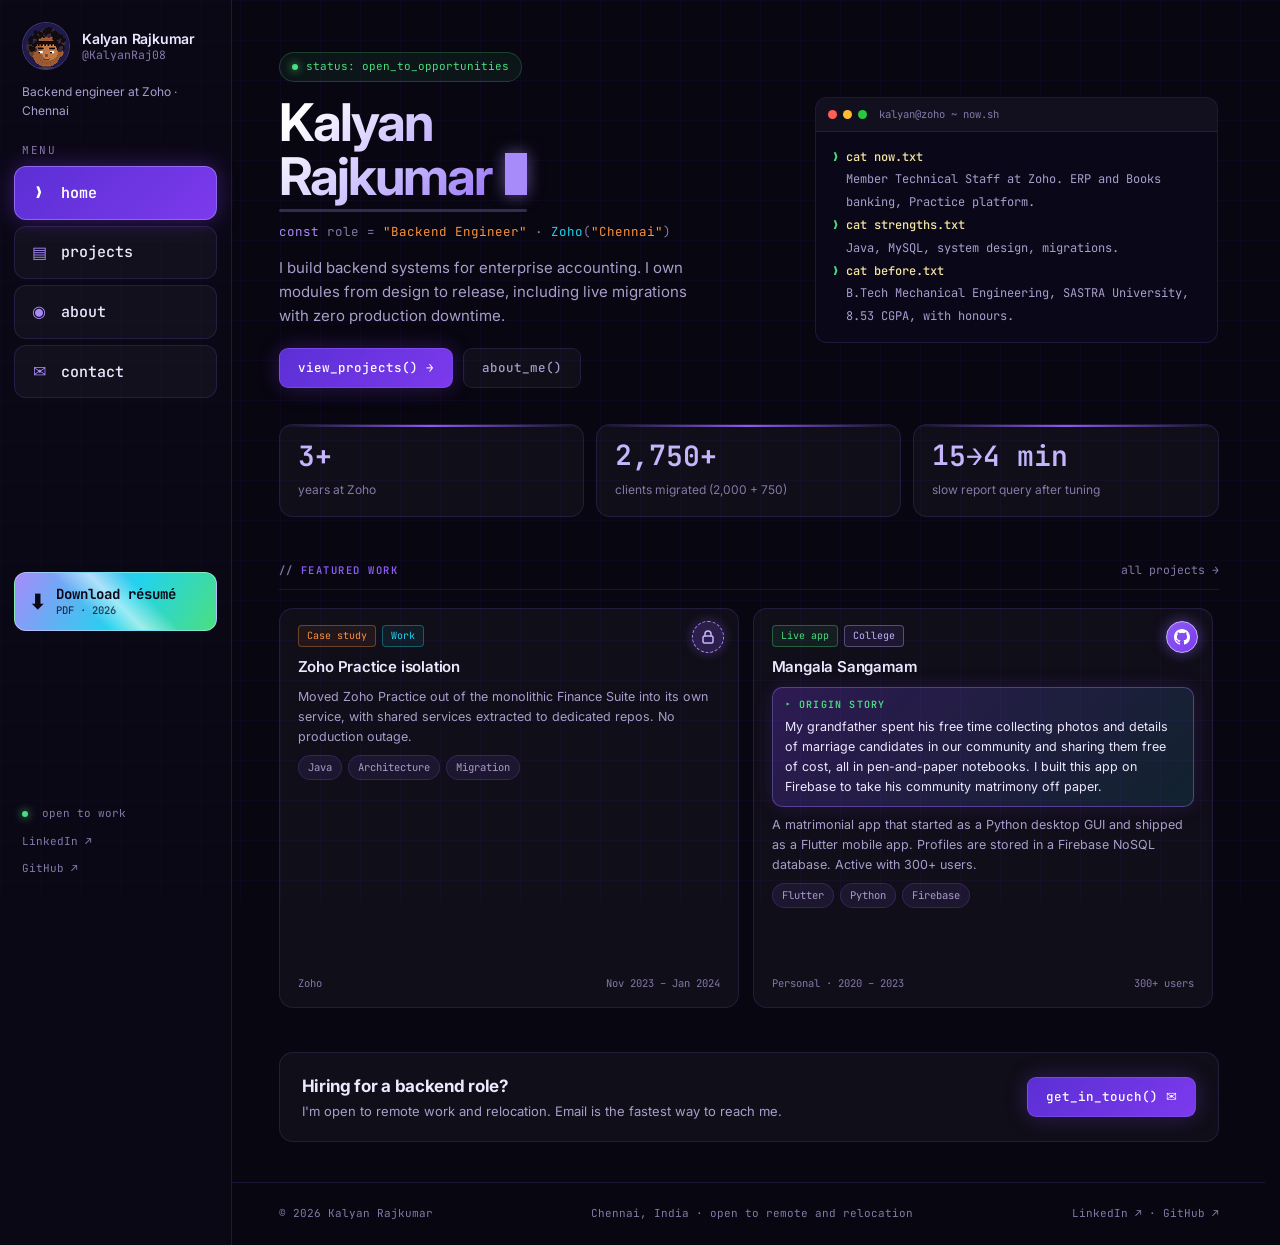
<file: index.html>
<!DOCTYPE html>
<html lang="en">
<head>
  <meta charset="UTF-8" />
  <meta name="viewport" content="width=device-width, initial-scale=1.0" />
  <title>Kalyan Rajkumar — Backend Engineer</title>
  <meta name="description" content="Backend engineer at Zoho building enterprise accounting systems in Java and MySQL. Live migrations, system design and query optimisation." />
  <meta name="theme-color" content="#080610" />
  <meta property="og:type" content="website" />
  <meta property="og:title" content="Kalyan Rajkumar — Backend Engineer" />
  <meta property="og:description" content="Backend engineer at Zoho building enterprise accounting systems in Java and MySQL. Live migrations, system design and query optimisation." />
  <meta property="og:url" content="https://kalyanraj08.github.io/index.html" />
  <meta property="og:image" content="https://kalyanraj08.github.io/assets/kalyan.jpg" />
  <meta name="twitter:card" content="summary" />
  <link rel="icon" href="assets/favicon.ico" sizes="any" />
  <link rel="icon" type="image/png" sizes="32x32" href="assets/favicon-32.png" />
  <link rel="icon" type="image/png" sizes="16x16" href="assets/favicon-16.png" />
  <link rel="apple-touch-icon" href="assets/apple-touch-icon.png" />
  <link rel="preconnect" href="https://fonts.googleapis.com" />
  <link rel="preconnect" href="https://fonts.gstatic.com" crossorigin />
  <link href="https://fonts.googleapis.com/css2?family=Inter:wght@400;500;600;700&family=JetBrains+Mono:wght@400;500;600&display=swap" rel="stylesheet" />
  <link rel="stylesheet" href="style.css?v=35" />
</head>
<body>
  <div class="shell">

    <!-- Left sidebar: wide screens -->
    <aside class="side" aria-label="Site menu">
      <div class="side-in">
        <a class="profile" href="index.html" aria-label="Kalyan Rajkumar, home">
          <img src="assets/avatar-192.png" alt="" width="48" height="48" />
          <span class="profile-text">
            <strong>Kalyan Rajkumar</strong>
            <span class="mono">@KalyanRaj08</span>
          </span>
        </a>
        <p class="profile-bio">Backend engineer at Zoho · Chennai</p>
        <div>
          <div class="side-label">menu</div>
          <nav class="side-nav">
            <a href="index.html" aria-current="page"><i>❯</i>home</a><a href="projects.html"><i>▤</i>projects</a><a href="about.html"><i>◉</i>about</a>
            <a href="about.html#contact" data-contact><i>✉</i>contact</a>
          </nav>
        </div>
        <div class="side-mid">
          <a class="side-resume" href="assets/KalyanRajkumar_Resume.pdf" download="Kalyan_Rajkumar_Resume.pdf">
            <span class="ico" aria-hidden="true">⬇</span>
            <span class="txt"><strong>Download résumé</strong><span class="mono">PDF · 2026</span></span>
          </a>
        </div>
        <div class="side-foot">
          <span><span class="dot"></span>&nbsp; open to work</span>
          <a href="https://www.linkedin.com/in/kalyan-rajkumar-karthikeyan-760a6b195" target="_blank" rel="noopener">LinkedIn ↗</a>
          <a href="https://github.com/KalyanRaj08" target="_blank" rel="noopener">GitHub ↗</a>
        </div>
      </div>
    </aside>

    <div class="content">
      <!-- Top bar: narrow screens -->
      <nav class="site-nav" aria-label="Site menu">
        <a class="profile small" href="index.html" aria-label="Kalyan Rajkumar, home">
          <img src="assets/avatar-192.png" alt="" width="32" height="32" />
          <span class="profile-text"><strong>Kalyan Rajkumar</strong></span>
        </a>
        <a class="btn-resume compact" href="assets/KalyanRajkumar_Resume.pdf" download="Kalyan_Rajkumar_Resume.pdf"><span class="ico" aria-hidden="true">⬇</span><span>Résumé</span></a>
        <div class="site-links">
          <a href="index.html" aria-current="page">home</a><a href="projects.html">projects</a><a href="about.html">about</a>
          <a href="about.html#contact" data-contact>contact</a>
        </div>
      </nav>

      <main class="site-main">
        <section class="hero">
          <div>
            <div class="eyebrow"><span class="dot"></span>status: open_to_opportunities</div>
            <h1><a class="name-link" href="about.html" aria-label="Kalyan Rajkumar, go to the about page">Kalyan<br>Rajkumar <span class="tw-cur" aria-hidden="true"></span></a></h1>
            <p class="sub"><span class="kw">const</span> role = <span class="str">"Backend Engineer"</span> · <span class="fn">Zoho</span>(<span class="str">"Chennai"</span>)</p>
            <p class="bio">I build backend systems for enterprise accounting. I own modules from design to release, including live migrations with zero production downtime.</p>
            <div class="cta">
              <a class="btn pri" href="projects.html">view_projects() →</a>
              <a class="btn" href="about.html">about_me()</a>
            </div>
          </div>
          <div class="term">
            <div class="term-bar"><i></i><i></i><i></i><span>kalyan@zoho ~ now.sh</span></div>
            <div class="term-body">
              <div><span class="p">❯</span> <span class="cmd">cat now.txt</span></div>
              <div class="o">Member Technical Staff at Zoho. ERP and Books banking, Practice platform.</div>
              <div><span class="p">❯</span> <span class="cmd">cat strengths.txt</span></div>
              <div class="o">Java, MySQL, system design, migrations.</div>
              <div><span class="p">❯</span> <span class="cmd">cat before.txt</span></div>
              <div class="o">B.Tech Mechanical Engineering, SASTRA University, 8.53 CGPA, with honours.</div>
            </div>
          </div>
        </section>

        <section class="stats" aria-label="Highlights">
          <div class="stat"><b>3+</b><span>years at Zoho</span></div>
          <div class="stat"><b>2,750+</b><span>clients migrated (2,000 + 750)</span></div>
          <div class="stat"><b>15→4 min</b><span>slow report query after tuning</span></div>
        </section>

        <section class="block">
          <div class="sec-head"><h2 class="sec-label">featured work</h2><a class="sec-link" href="projects.html">all projects →</a></div>
          <div class="proj-grid">
        <article class="card" data-cat="case work">
          <span class="repo-btn private" tabindex="0" role="img" aria-label="Private repository" title="Private repository"><svg width="16" height="16" viewBox="0 0 16 16" aria-hidden="true" fill="none" stroke="currentColor" stroke-width="1.5" stroke-linecap="round" stroke-linejoin="round"><rect x="3" y="7" width="10" height="7" rx="1.5"/><path d="M5 7V5a3 3 0 0 1 6 0v2"/></svg></span>
          <div class="badges"><span class="badge case">Case study</span><span class="badge work">Work</span></div>
          <a class="card-link" href="practice-isolation.html" draggable="false" aria-label="Zoho Practice isolation, open details"></a>
          <h3>Zoho Practice isolation</h3>
          
          <p>Moved Zoho Practice out of the monolithic Finance Suite into its own service, with shared services extracted to dedicated repos. No production outage.</p>
          <div class="tags"><span class="tag">Java</span><span class="tag">Architecture</span><span class="tag">Migration</span></div>
          <div class="meta"><span>Zoho</span><span>Nov 2023 – Jan 2024</span></div>
        </article>
        <article class="card" data-cat="personal college">
          <a class="repo-btn" href="https://github.com/KalyanRaj08/ManagalaSangamamClient" target="_blank" rel="noopener" aria-label="Mangala Sangamam on GitHub" title="View on GitHub"><svg width="16" height="16" viewBox="0 0 16 16" aria-hidden="true"><path fill="currentColor" d="M8 0C3.58 0 0 3.58 0 8c0 3.54 2.29 6.53 5.47 7.59.4.07.55-.17.55-.38 0-.19-.01-.82-.01-1.49-2.01.37-2.53-.49-2.69-.94-.09-.23-.48-.94-.82-1.13-.28-.15-.68-.52-.01-.53.63-.01 1.08.58 1.23.82.72 1.21 1.87.87 2.33.66.07-.52.28-.87.51-1.07-1.78-.2-3.64-.89-3.64-3.95 0-.87.31-1.59.82-2.15-.08-.2-.36-1.02.08-2.12 0 0 .67-.21 2.2.82a7.6 7.6 0 0 1 4 0c1.53-1.04 2.2-.82 2.2-.82.44 1.1.16 1.92.08 2.12.51.56.82 1.27.82 2.15 0 3.07-1.87 3.75-3.65 3.95.29.25.54.73.54 1.48 0 1.07-.01 1.93-.01 2.2 0 .21.15.46.55.38A8.01 8.01 0 0 0 16 8c0-4.42-3.58-8-8-8Z"/></svg></a>
          <div class="badges"><span class="badge live">Live app</span><span class="badge college">College</span></div>
          <a class="card-link" href="mangala-sangamam.html" draggable="false" aria-label="Mangala Sangamam, open details"></a>
          <h3>Mangala Sangamam</h3>
          <p class="origin"><span class="mono">▸ origin story</span>My grandfather spent his free time collecting photos and details of marriage candidates in our community and sharing them free of cost, all in pen-and-paper notebooks. I built this app on Firebase to take his community matrimony off paper.</p>
          <p>A matrimonial app that started as a Python desktop GUI and shipped as a Flutter mobile app. Profiles are stored in a Firebase NoSQL database. Active with 300+ users.</p>
          <div class="tags"><span class="tag">Flutter</span><span class="tag">Python</span><span class="tag">Firebase</span></div>
          <div class="meta"><span>Personal · 2020 – 2023</span><span>300+ users</span></div>
        </article>
          </div>
        </section>

        <section class="strip">
          <div><h2>Hiring for a backend role?</h2><p>I'm open to remote work and relocation. Email is the fastest way to reach me.</p></div>
          <a class="btn pri" href="about.html#contact">get_in_touch() ✉</a>
        </section>
      </main>

      <footer class="site-foot">
        <span>© 2026 Kalyan Rajkumar</span>
        <span>Chennai, India · open to remote and relocation</span>
        <span><a href="https://www.linkedin.com/in/kalyan-rajkumar-karthikeyan-760a6b195" target="_blank" rel="noopener">LinkedIn ↗</a> · <a href="https://github.com/KalyanRaj08" target="_blank" rel="noopener">GitHub ↗</a></span>
      </footer>
    </div>
  </div>
  <script src="script.js?v=35"></script>
</body>
</html>
</file>
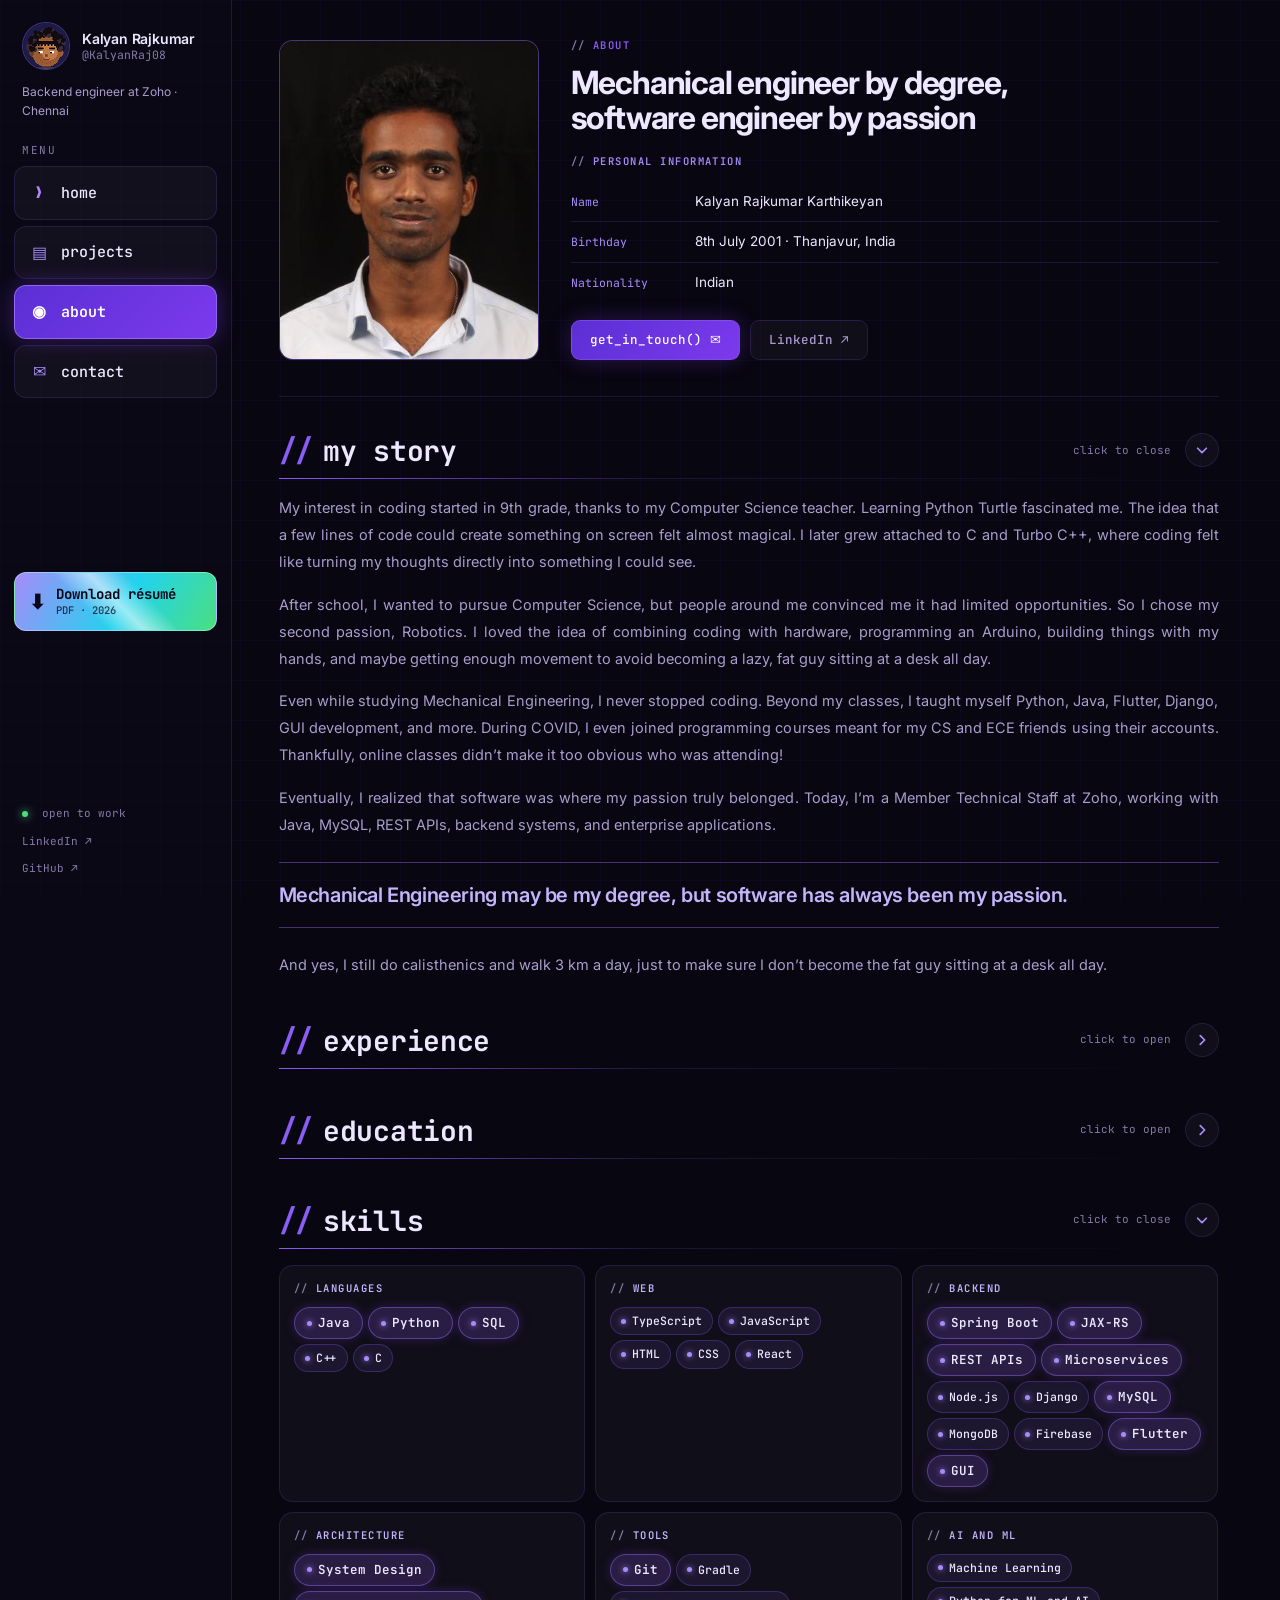
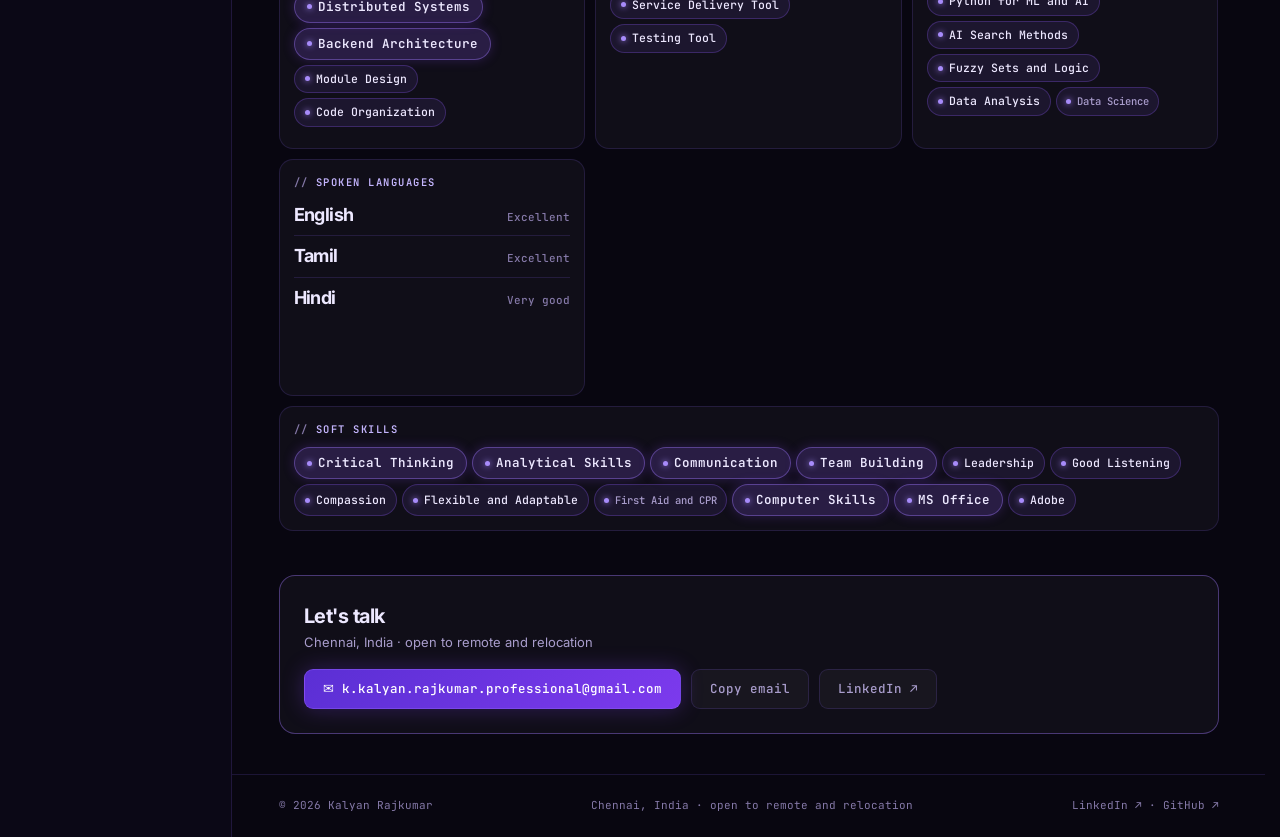
<file: about.html>
<!DOCTYPE html>
<html lang="en">
<head>
  <meta charset="UTF-8" />
  <meta name="viewport" content="width=device-width, initial-scale=1.0" />
  <title>About — Kalyan Rajkumar</title>
  <meta name="description" content="Mechanical engineer turned backend engineer at Zoho. Experience, skills, education and how to get in touch." />
  <meta name="theme-color" content="#080610" />
  <meta property="og:type" content="website" />
  <meta property="og:title" content="About — Kalyan Rajkumar" />
  <meta property="og:description" content="Mechanical engineer turned backend engineer at Zoho. Experience, skills, education and how to get in touch." />
  <meta property="og:url" content="https://kalyanraj08.github.io/about.html" />
  <meta property="og:image" content="https://kalyanraj08.github.io/assets/kalyan.jpg" />
  <meta name="twitter:card" content="summary" />
  <link rel="icon" href="assets/favicon.ico" sizes="any" />
  <link rel="icon" type="image/png" sizes="32x32" href="assets/favicon-32.png" />
  <link rel="icon" type="image/png" sizes="16x16" href="assets/favicon-16.png" />
  <link rel="apple-touch-icon" href="assets/apple-touch-icon.png" />
  <link rel="preconnect" href="https://fonts.googleapis.com" />
  <link rel="preconnect" href="https://fonts.gstatic.com" crossorigin />
  <link href="https://fonts.googleapis.com/css2?family=Inter:wght@400;500;600;700&family=JetBrains+Mono:wght@400;500;600&display=swap" rel="stylesheet" />
  <link rel="stylesheet" href="style.css?v=35" />
</head>
<body>
  <div class="shell">

    <!-- Left sidebar: wide screens -->
    <aside class="side" aria-label="Site menu">
      <div class="side-in">
        <a class="profile" href="index.html" aria-label="Kalyan Rajkumar, home">
          <img src="assets/avatar-192.png" alt="" width="48" height="48" />
          <span class="profile-text">
            <strong>Kalyan Rajkumar</strong>
            <span class="mono">@KalyanRaj08</span>
          </span>
        </a>
        <p class="profile-bio">Backend engineer at Zoho · Chennai</p>
        <div>
          <div class="side-label">menu</div>
          <nav class="side-nav">
            <a href="index.html"><i>❯</i>home</a><a href="projects.html"><i>▤</i>projects</a><a href="about.html" aria-current="page"><i>◉</i>about</a>
            <a href="about.html#contact" data-contact><i>✉</i>contact</a>
          </nav>
        </div>
        <div class="side-mid">
          <a class="side-resume" href="assets/KalyanRajkumar_Resume.pdf" download="Kalyan_Rajkumar_Resume.pdf">
            <span class="ico" aria-hidden="true">⬇</span>
            <span class="txt"><strong>Download résumé</strong><span class="mono">PDF · 2026</span></span>
          </a>
        </div>
        <div class="side-foot">
          <span><span class="dot"></span>&nbsp; open to work</span>
          <a href="https://www.linkedin.com/in/kalyan-rajkumar-karthikeyan-760a6b195" target="_blank" rel="noopener">LinkedIn ↗</a>
          <a href="https://github.com/KalyanRaj08" target="_blank" rel="noopener">GitHub ↗</a>
        </div>
      </div>
    </aside>

    <div class="content">
      <!-- Top bar: narrow screens -->
      <nav class="site-nav" aria-label="Site menu">
        <a class="profile small" href="index.html" aria-label="Kalyan Rajkumar, home">
          <img src="assets/avatar-192.png" alt="" width="32" height="32" />
          <span class="profile-text"><strong>Kalyan Rajkumar</strong></span>
        </a>
        <a class="btn-resume compact" href="assets/KalyanRajkumar_Resume.pdf" download="Kalyan_Rajkumar_Resume.pdf"><span class="ico" aria-hidden="true">⬇</span><span>Résumé</span></a>
        <div class="site-links">
          <a href="index.html">home</a><a href="projects.html">projects</a><a href="about.html" aria-current="page">about</a>
          <a href="about.html#contact" data-contact>contact</a>
        </div>
      </nav>

      <main class="site-main">
        <section class="about-top">
          <div class="portrait"><img src="assets/kalyan.jpg" alt="Portrait of Kalyan Rajkumar" width="381" height="400" /></div>
          <div>
            <h2 class="sec-label">about</h2>
            <h1>Mechanical engineer by degree, software engineer by passion</h1>
            <h3 class="sub-label" style="margin-top:18px">personal information</h3>
            <dl class="info">
              <div><dt>Name</dt><dd>Kalyan Rajkumar Karthikeyan</dd></div>
              <div><dt>Birthday</dt><dd>8th July 2001 · Thanjavur, India</dd></div>
              <div><dt>Nationality</dt><dd>Indian</dd></div>
            </dl>
            <div class="cta" style="margin-top:18px">
              <a class="btn pri" href="#contact">get_in_touch() ✉</a>
              <a class="btn" href="https://www.linkedin.com/in/kalyan-rajkumar-karthikeyan-760a6b195" target="_blank" rel="noopener">LinkedIn ↗</a>
            </div>
          </div>
        </section>

        <section class="block fold" id="story">
          <button class="fold-btn" type="button" id="h-story" aria-expanded="true" aria-controls="b-story">
            <span class="fold-title"><span class="slash">//</span><span class="fold-name">my story</span></span>
            <span class="fold-hint">click to close</span><span class="chev" aria-hidden="true"><svg viewBox="0 0 16 16" fill="none" stroke="currentColor" stroke-width="2" stroke-linecap="round" stroke-linejoin="round"><path d="M3 6l5 5 5-5"/></svg></span>
          </button>
          <div class="fold-body" id="b-story" role="region" aria-labelledby="h-story"><div><div class="fold-inner">
            <div class="story">
            <p>My interest in coding started in 9th grade, thanks to my Computer Science teacher. Learning Python Turtle fascinated me. The idea that a few lines of code could create something on screen felt almost magical. I later grew attached to C and Turbo C++, where coding felt like turning my thoughts directly into something I could see.</p>
            <p>After school, I wanted to pursue Computer Science, but people around me convinced me it had limited opportunities. So I chose my second passion, Robotics. I loved the idea of combining coding with hardware, programming an Arduino, building things with my hands, and maybe getting enough movement to avoid becoming a lazy, fat guy sitting at a desk all day.</p>
            <p>Even while studying Mechanical Engineering, I never stopped coding. Beyond my classes, I taught myself Python, Java, Flutter, Django, GUI development, and more. During COVID, I even joined programming courses meant for my CS and ECE friends using their accounts. Thankfully, online classes didn’t make it too obvious who was attending!</p>
            <p>Eventually, I realized that software was where my passion truly belonged. Today, I’m a Member Technical Staff at Zoho, working with Java, MySQL, REST APIs, backend systems, and enterprise applications.</p>
            <blockquote class="pull">Mechanical Engineering may be my degree, but software has always been my passion.</blockquote>
            <p>And yes, I still do calisthenics and walk 3 km a day, just to make sure I don’t become the fat guy sitting at a desk all day.</p>
            </div>
          </div></div></div>
        </section>

        <section class="block fold closed" id="experience">
          <button class="fold-btn" type="button" id="h-experience" aria-expanded="false" aria-controls="b-experience">
            <span class="fold-title"><span class="slash">//</span><span class="fold-name">experience</span></span>
            <span class="fold-hint">click to open</span><span class="chev" aria-hidden="true"><svg viewBox="0 0 16 16" fill="none" stroke="currentColor" stroke-width="2" stroke-linecap="round" stroke-linejoin="round"><path d="M3 6l5 5 5-5"/></svg></span>
          </button>
          <div class="fold-body" id="b-experience" role="region" aria-labelledby="h-experience"><div><div class="fold-inner">
          <div>
            <div class="tl-item"><span class="tl-when">Jan 2023 – now</span><div><h3>Member Technical Staff, Zoho</h3><p>Backend for Zoho ERP and Books banking and accountant modules, and the Zoho Practice platform. Led its live repository isolation.</p></div></div>
            <div class="tl-item"><span class="tl-when">Jan – Jul 2023</span><div><h3>Intern, Zoho</h3><p>Started on the Practice team before converting to full time.</p></div></div>
          </div>
<section class="fold sub closed" id="internships">
          <button class="fold-btn" type="button" id="h-internships" aria-expanded="false" aria-controls="b-internships">
            <span class="fold-title"><span class="slash">//</span><span class="fold-name">internships and workshops</span></span>
            <span class="chev" aria-hidden="true"><svg viewBox="0 0 16 16" fill="none" stroke="currentColor" stroke-width="2" stroke-linecap="round" stroke-linejoin="round"><path d="M3 6l5 5 5-5"/></svg></span>
          </button>
          <div class="fold-body" id="b-internships" role="region" aria-labelledby="h-internships"><div><div class="fold-inner">
          <div class="certs">
            <div class="cert"><span>Python for ML / AI</span><em>Internship · ETG</em></div>
            <div class="cert"><span>AI and Machine Learning</span><em>Workshop · NIT Trichy</em></div>
            <div class="cert"><span>Robotics</span><em>Workshop · SASTRA University</em></div>
            <div class="cert"><span>OpenModelica</span><em>Workshop · SASTRA University, CAPE'19</em></div>
            <div class="cert"><span>Mechanical industry lab</span><em>Sastra Precision Forge (SPF)</em></div>
          </div>
          </div></div></div>
        </section>
          </div></div></div>
        </section>

        <section class="block fold closed" id="education">
          <button class="fold-btn" type="button" id="h-education" aria-expanded="false" aria-controls="b-education">
            <span class="fold-title"><span class="slash">//</span><span class="fold-name">education</span></span>
            <span class="fold-hint">click to open</span><span class="chev" aria-hidden="true"><svg viewBox="0 0 16 16" fill="none" stroke="currentColor" stroke-width="2" stroke-linecap="round" stroke-linejoin="round"><path d="M3 6l5 5 5-5"/></svg></span>
          </button>
          <div class="fold-body" id="b-education" role="region" aria-labelledby="h-education"><div><div class="fold-inner">
          <div>
            <div class="tl-item"><span class="tl-when">2019 – 2023</span><div><h3>B.Tech Mechanical Engineering</h3><p>SASTRA University, Thanjavur. CGPA 8.53, graduated with honours.</p></div></div>
          </div>
<section class="fold sub closed" id="courses">
          <button class="fold-btn" type="button" id="h-courses" aria-expanded="false" aria-controls="b-courses">
            <span class="fold-title"><span class="slash">//</span><span class="fold-name">courses completed</span></span>
            <span class="chev" aria-hidden="true"><svg viewBox="0 0 16 16" fill="none" stroke="currentColor" stroke-width="2" stroke-linecap="round" stroke-linejoin="round"><path d="M3 6l5 5 5-5"/></svg></span>
          </button>
          <div class="fold-body" id="b-courses" role="region" aria-labelledby="h-courses"><div><div class="fold-inner">
          <div class="certs">
            <div class="cert"><span>Working with Python</span><em>Coursera · U of Michigan</em></div>
            <div class="cert"><span>Databases in Python</span><em>Coursera · U of Michigan · 2020</em></div>
            <div class="cert"><span>Python to Access Web Data</span><em>Coursera · U of Michigan · 2020</em></div>
            <div class="cert"><span>AI Search and Problem Solving</span><em>NPTEL</em></div>
            <div class="cert"><span>Fuzzy Sets, Logic and Systems</span><em>NPTEL</em></div>
            <div class="cert"><span>Soft Skills and Personality</span><em>NPTEL</em></div>
            <div class="cert"><span>Soft Skills and Development</span><em>NPTEL</em></div>
          </div>
          </div></div></div>
        </section>
          </div></div></div>
        </section>

<section class="block fold" id="skills">
          <button class="fold-btn" type="button" id="h-skills" aria-expanded="true" aria-controls="b-skills">
            <span class="fold-title"><span class="slash">//</span><span class="fold-name">skills</span></span>
            <span class="fold-hint">click to close</span><span class="chev" aria-hidden="true"><svg viewBox="0 0 16 16" fill="none" stroke="currentColor" stroke-width="2" stroke-linecap="round" stroke-linejoin="round"><path d="M3 6l5 5 5-5"/></svg></span>
          </button>
          <div class="fold-body" id="b-skills" role="region" aria-labelledby="h-skills"><div><div class="fold-inner">
          <div class="sk-panels">
            <section class="sk-panel"><h3>Languages</h3><div class="sk-cloud"><span class="sk-tag t3">Java</span><span class="sk-tag t3">Python</span><span class="sk-tag t3">SQL</span><span class="sk-tag t2">C++</span><span class="sk-tag t2">C</span></div></section>
            <section class="sk-panel"><h3>Web</h3><div class="sk-cloud"><span class="sk-tag t2">TypeScript</span><span class="sk-tag t2">JavaScript</span><span class="sk-tag t2">HTML</span><span class="sk-tag t2">CSS</span><span class="sk-tag t2">React</span></div></section>
            <section class="sk-panel"><h3>Backend</h3><div class="sk-cloud"><span class="sk-tag t3">Spring Boot</span><span class="sk-tag t3">JAX-RS</span><span class="sk-tag t3">REST APIs</span><span class="sk-tag t3">Microservices</span><span class="sk-tag t2">Node.js</span><span class="sk-tag t2">Django</span><span class="sk-tag t3">MySQL</span><span class="sk-tag t2">MongoDB</span><span class="sk-tag t2">Firebase</span><span class="sk-tag t3">Flutter</span><span class="sk-tag t3">GUI</span></div></section>
            <section class="sk-panel"><h3>Architecture</h3><div class="sk-cloud"><span class="sk-tag t3">System Design</span><span class="sk-tag t3">Distributed Systems</span><span class="sk-tag t3">Backend Architecture</span><span class="sk-tag t2">Module Design</span><span class="sk-tag t2">Code Organization</span></div></section>
            <section class="sk-panel"><h3>Tools</h3><div class="sk-cloud"><span class="sk-tag t3">Git</span><span class="sk-tag t2">Gradle</span><span class="sk-tag t2">Service Delivery Tool</span><span class="sk-tag t2">Testing Tool</span></div></section>
            <section class="sk-panel"><h3>AI and ML</h3><div class="sk-cloud"><span class="sk-tag t2">Machine Learning</span><span class="sk-tag t2">Python for ML and AI</span><span class="sk-tag t2">AI Search Methods</span><span class="sk-tag t2">Fuzzy Sets and Logic</span><span class="sk-tag t2">Data Analysis</span><span class="sk-tag t1">Data Science</span></div></section>
            <section class="sk-panel spoken"><h3>Spoken languages</h3><div class="sk-speak"><div>English<small>Excellent</small></div><div>Tamil<small>Excellent</small></div><div>Hindi<small>Very good</small></div></div></section>
          </div>
          <div class="sk-wide">
            <section class="sk-panel wide"><h3>Soft skills</h3><div class="sk-cloud"><span class="sk-tag t3">Critical Thinking</span><span class="sk-tag t3">Analytical Skills</span><span class="sk-tag t3">Communication</span><span class="sk-tag t3">Team Building</span><span class="sk-tag t2">Leadership</span><span class="sk-tag t2">Good Listening</span><span class="sk-tag t2">Compassion</span><span class="sk-tag t2">Flexible and Adaptable</span><span class="sk-tag t1">First Aid and CPR</span><span class="sk-tag t3">Computer Skills</span><span class="sk-tag t3">MS Office</span><span class="sk-tag t2">Adobe</span></div></section>
          </div>
          </div></div></div>
        </section>

        <section class="contact-card" id="contact">
          <div><h2>Let's talk</h2><p>Chennai, India · open to remote and relocation</p></div>
          <div class="cta">
            <a class="btn pri" href="mailto:k.kalyan.rajkumar.professional@gmail.com">✉ k.kalyan.rajkumar.professional@gmail.com</a>
            <button class="btn" id="copy-email" type="button" data-email="k.kalyan.rajkumar.professional@gmail.com">Copy email</button>
            <a class="btn" href="https://www.linkedin.com/in/kalyan-rajkumar-karthikeyan-760a6b195" target="_blank" rel="noopener">LinkedIn ↗</a>
          </div>
        </section>
      </main>

      <footer class="site-foot">
        <span>© 2026 Kalyan Rajkumar</span>
        <span>Chennai, India · open to remote and relocation</span>
        <span><a href="https://www.linkedin.com/in/kalyan-rajkumar-karthikeyan-760a6b195" target="_blank" rel="noopener">LinkedIn ↗</a> · <a href="https://github.com/KalyanRaj08" target="_blank" rel="noopener">GitHub ↗</a></span>
      </footer>
    </div>
  </div>
  <script src="script.js?v=35"></script>
</body>
</html>
</file>
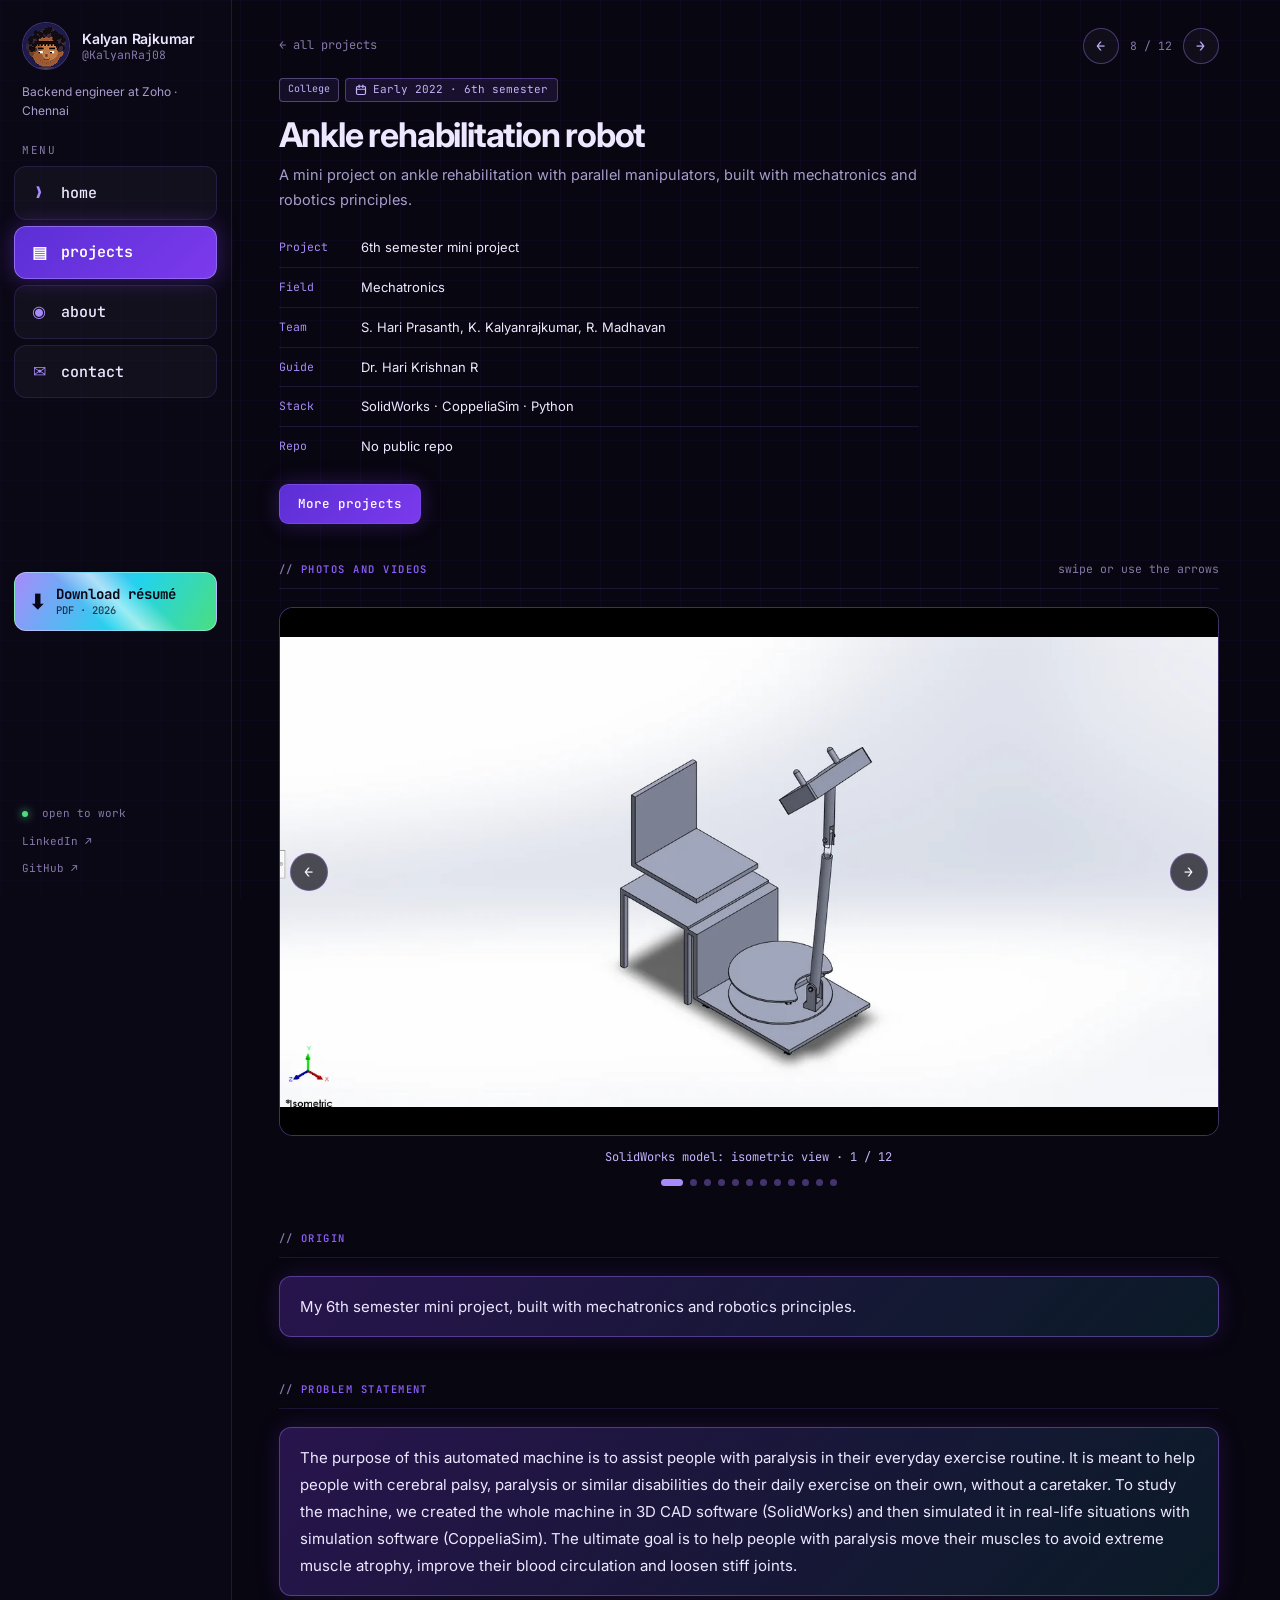
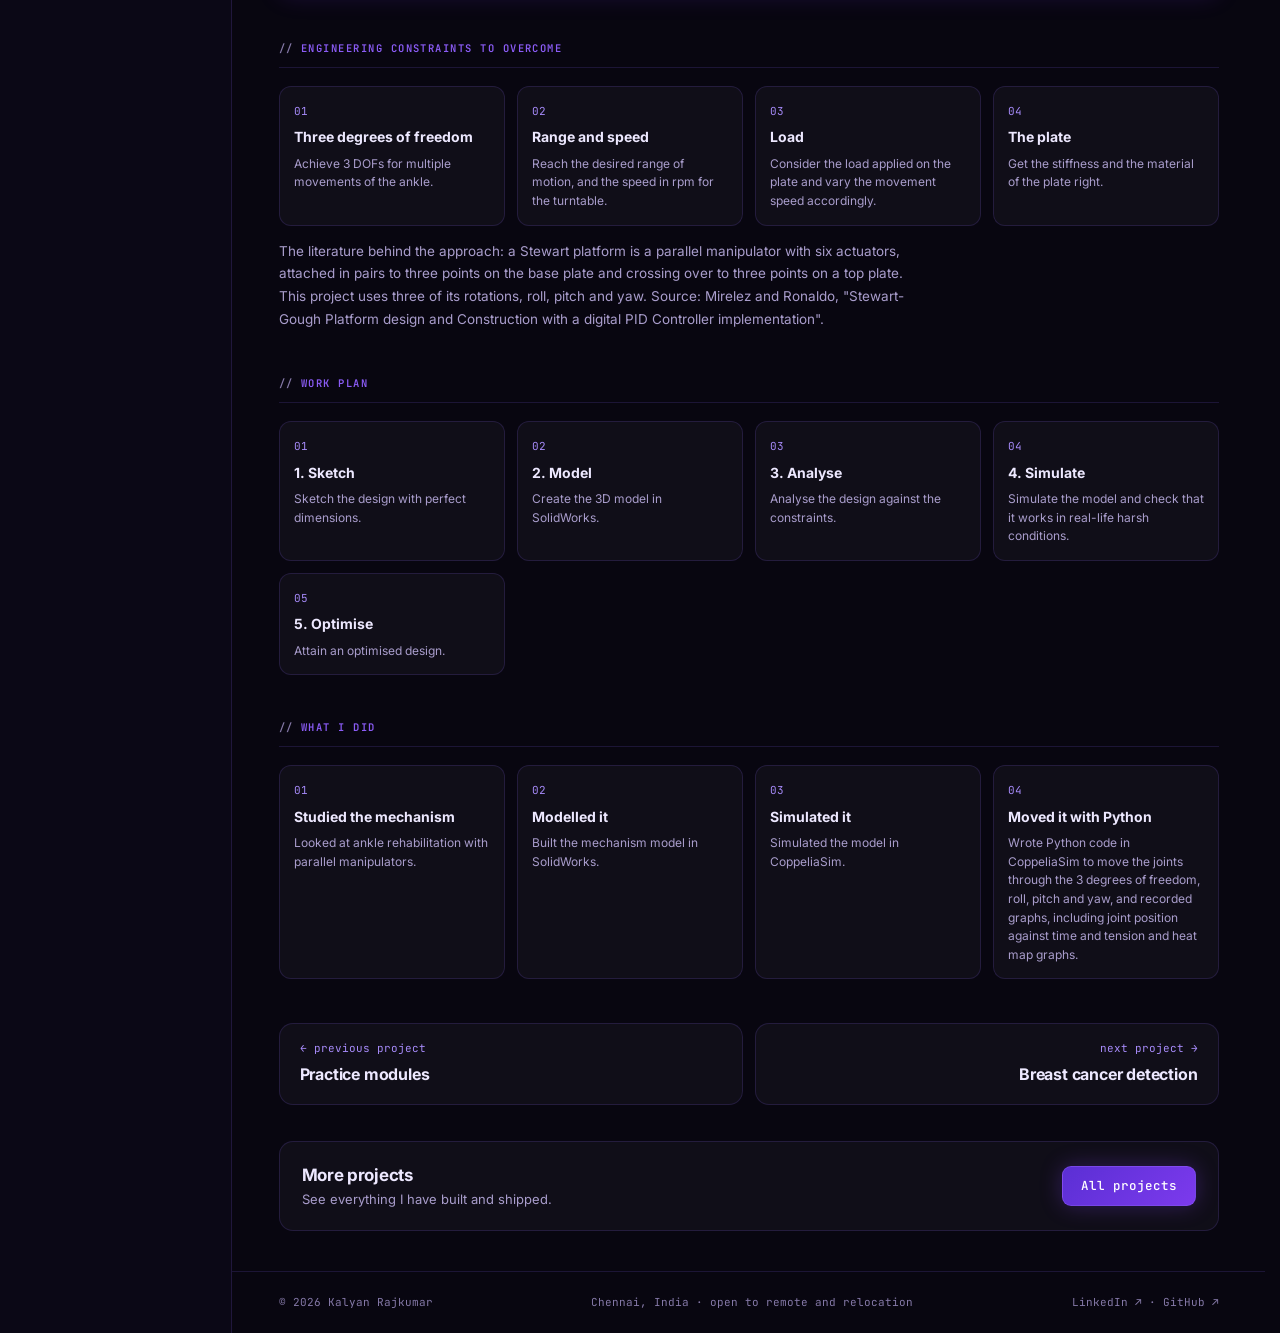
<file: ankle-rehab-robot.html>
<!DOCTYPE html>
<html lang="en">
<head>
  <meta charset="UTF-8" />
  <meta name="viewport" content="width=device-width, initial-scale=1.0" />
  <title>Ankle rehabilitation robot — Kalyan Rajkumar</title>
  <meta name="description" content="A 6th semester mechatronics mini project: an ankle rehabilitation mechanism modelled in SolidWorks and simulated in CoppeliaSim with Python." />
  <meta name="theme-color" content="#080610" />
  <meta property="og:type" content="website" />
  <meta property="og:title" content="Ankle rehabilitation robot — Kalyan Rajkumar" />
  <meta property="og:description" content="A 6th semester mechatronics mini project: an ankle rehabilitation mechanism modelled in SolidWorks and simulated in CoppeliaSim with Python." />
  <meta property="og:url" content="https://kalyanraj08.github.io/ankle-rehab-robot.html" />
  <meta property="og:image" content="https://kalyanraj08.github.io/assets/kalyan.jpg" />
  <meta name="twitter:card" content="summary" />
  <link rel="icon" href="assets/favicon.ico" sizes="any" />
  <link rel="icon" type="image/png" sizes="32x32" href="assets/favicon-32.png" />
  <link rel="icon" type="image/png" sizes="16x16" href="assets/favicon-16.png" />
  <link rel="apple-touch-icon" href="assets/apple-touch-icon.png" />
  <link rel="preconnect" href="https://fonts.googleapis.com" />
  <link rel="preconnect" href="https://fonts.gstatic.com" crossorigin />
  <link href="https://fonts.googleapis.com/css2?family=Inter:wght@400;500;600;700&family=JetBrains+Mono:wght@400;500;600&display=swap" rel="stylesheet" />
  <link rel="stylesheet" href="style.css?v=35" />
</head>
<body>
  <div class="shell">

    <!-- Left sidebar: wide screens -->
    <aside class="side" aria-label="Site menu">
      <div class="side-in">
        <a class="profile" href="index.html" aria-label="Kalyan Rajkumar, home">
          <img src="assets/avatar-192.png" alt="" width="48" height="48" />
          <span class="profile-text">
            <strong>Kalyan Rajkumar</strong>
            <span class="mono">@KalyanRaj08</span>
          </span>
        </a>
        <p class="profile-bio">Backend engineer at Zoho · Chennai</p>
        <div>
          <div class="side-label">menu</div>
          <nav class="side-nav">
            <a href="index.html"><i>❯</i>home</a><a href="projects.html" aria-current="page"><i>▤</i>projects</a><a href="about.html"><i>◉</i>about</a>
            <a href="about.html#contact" data-contact><i>✉</i>contact</a>
          </nav>
        </div>
        <div class="side-mid">
          <a class="side-resume" href="assets/KalyanRajkumar_Resume.pdf" download="Kalyan_Rajkumar_Resume.pdf">
            <span class="ico" aria-hidden="true">⬇</span>
            <span class="txt"><strong>Download résumé</strong><span class="mono">PDF · 2026</span></span>
          </a>
        </div>
        <div class="side-foot">
          <span><span class="dot"></span>&nbsp; open to work</span>
          <a href="https://www.linkedin.com/in/kalyan-rajkumar-karthikeyan-760a6b195" target="_blank" rel="noopener">LinkedIn ↗</a>
          <a href="https://github.com/KalyanRaj08" target="_blank" rel="noopener">GitHub ↗</a>
        </div>
      </div>
    </aside>

    <div class="content">
      <!-- Top bar: narrow screens -->
      <nav class="site-nav" aria-label="Site menu">
        <a class="profile small" href="index.html" aria-label="Kalyan Rajkumar, home">
          <img src="assets/avatar-192.png" alt="" width="32" height="32" />
          <span class="profile-text"><strong>Kalyan Rajkumar</strong></span>
        </a>
        <a class="btn-resume compact" href="assets/KalyanRajkumar_Resume.pdf" download="Kalyan_Rajkumar_Resume.pdf"><span class="ico" aria-hidden="true">⬇</span><span>Résumé</span></a>
        <div class="site-links">
          <a href="index.html">home</a><a href="projects.html" aria-current="page">projects</a><a href="about.html">about</a>
          <a href="about.html#contact" data-contact>contact</a>
        </div>
      </nav>

                  <main class="site-main pd-enter">
        <a class="back-link mono" href="projects.html">← all projects</a>

        <section class="pd-top no-photo">
          <div class="pd-intro">
            <div class="badges"><span class="badge college">College</span><span class="when-chip mono"><svg viewBox="0 0 16 16" width="12" height="12" aria-hidden="true" fill="none" stroke="currentColor" stroke-width="1.6" stroke-linecap="round" stroke-linejoin="round"><rect x="2" y="3" width="12" height="11" rx="2"/><path d="M2 7h12M5.5 1.5v3M10.5 1.5v3"/></svg>Early 2022 · 6th semester</span></div>
            <h1>Ankle rehabilitation robot</h1>
            <p class="pd-lead">A mini project on ankle rehabilitation with parallel manipulators, built with mechatronics and robotics principles.</p>
            <dl class="facts">
              <div><dt>Project</dt><dd>6th semester mini project</dd></div>
              <div><dt>Field</dt><dd>Mechatronics</dd></div>
              <div><dt>Team</dt><dd>S. Hari Prasanth, K. Kalyanrajkumar, R. Madhavan</dd></div>
              <div><dt>Guide</dt><dd>Dr. Hari Krishnan R</dd></div>
              <div><dt>Stack</dt><dd>SolidWorks · CoppeliaSim · Python</dd></div>
              <div><dt>Repo</dt><dd>No public repo</dd></div>
            </dl>
            <div class="cta"><a class="btn pri" href="projects.html">More projects</a></div>
          </div>
        </section>

        <section class="block">
          <div class="sec-head"><h2 class="sec-label">photos and videos</h2><span class="sec-link">swipe or use the arrows</span></div>
          <div class="gallery wide" id="gallery" aria-roledescription="carousel" aria-label="Ankle rehabilitation robot screenshots">
            <div class="g-stage">
              <figure class="shot on" data-cap="SolidWorks model: isometric view"><img src="assets/ankle-model-iso.webp" alt="SolidWorks model of the ankle rehabilitation machine in isometric view, with a seat, a robotic arm and a parallel platform" draggable="false" /></figure>
              <figure class="shot" data-cap="SolidWorks model: front view"><img src="assets/ankle-model-front.webp" alt="SolidWorks model of the machine, front view" loading="lazy" draggable="false" /></figure>
              <figure class="shot" data-cap="SolidWorks model: right view"><img src="assets/ankle-model-right.webp" alt="SolidWorks model of the machine, right view" loading="lazy" draggable="false" /></figure>
              <figure class="shot" data-cap="SolidWorks model: back view"><img src="assets/ankle-model-back.webp" alt="SolidWorks model of the machine, back view" loading="lazy" draggable="false" /></figure>
              <figure class="shot" data-cap="SolidWorks model: top view"><img src="assets/ankle-model-top.webp" alt="SolidWorks model of the machine, top view" loading="lazy" draggable="false" /></figure>
              <figure class="shot" data-cap="SolidWorks model: side view"><img src="assets/ankle-model-side.webp" alt="SolidWorks model of the machine, side view" loading="lazy" draggable="false" /></figure>
              <figure class="shot" data-cap="Load test results in SolidWorks"><img src="assets/ankle-load-test.webp" alt="SolidWorks load test results on the plate shown as coloured stress and displacement plots" loading="lazy" draggable="false" /></figure>
              <figure class="shot" data-cap="Simulation in CoppeliaSim: video 1"><video controls preload="none" playsinline poster="assets/ankle-sim-1-poster.jpg" aria-label="Video of the machine moving in the CoppeliaSim simulation"><source src="assets/ankle-sim-1.mp4" type="video/mp4" /></video></figure>
              <figure class="shot" data-cap="Joint position vs time: roll"><img src="assets/ankle-graph-roll.webp" alt="CoppeliaSim simulation with a graph of joint position against time for roll" loading="lazy" draggable="false" /></figure>
              <figure class="shot" data-cap="Joint position vs time: pitch"><img src="assets/ankle-graph-pitch.webp" alt="CoppeliaSim simulation with a graph of joint position against time for pitch" loading="lazy" draggable="false" /></figure>
              <figure class="shot" data-cap="Joint position vs time: yaw"><img src="assets/ankle-graph-yaw.webp" alt="CoppeliaSim simulation with a graph of joint position against time for yaw" loading="lazy" draggable="false" /></figure>
              <figure class="shot" data-cap="Simulation in CoppeliaSim: video 2"><video controls preload="none" playsinline poster="assets/ankle-sim-2-poster.jpg" aria-label="Second video of the machine moving in the CoppeliaSim simulation"><source src="assets/ankle-sim-2.mp4" type="video/mp4" /></video></figure>
              <button class="g-arrow prev" type="button" aria-label="Previous screenshot">←</button>
              <button class="g-arrow next" type="button" aria-label="Next screenshot">→</button>
            </div>
            <p class="g-cap mono" aria-live="polite"></p>
            <div class="g-dots" role="tablist" aria-label="Choose screenshot"></div>
          </div>
        </section>

        <section class="block">
          <div class="sec-head"><h2 class="sec-label">origin</h2></div>
          <p class="origin-box">My 6th semester mini project, built with mechatronics and robotics principles.</p>
        </section>

        <section class="block">
          <div class="sec-head"><h2 class="sec-label">problem statement</h2></div>
          <p class="origin-box">The purpose of this automated machine is to assist people with paralysis in their everyday exercise routine. It is meant to help people with cerebral palsy, paralysis or similar disabilities do their daily exercise on their own, without a caretaker. To study the machine, we created the whole machine in 3D CAD software (SolidWorks) and then simulated it in real-life situations with simulation software (CoppeliaSim). The ultimate goal is to help people with paralysis move their muscles to avoid extreme muscle atrophy, improve their blood circulation and loosen stiff joints.</p>
        </section>

        <section class="block">
          <div class="sec-head"><h2 class="sec-label">engineering constraints to overcome</h2></div>
          <ol class="path auto">
            <li><b>Three degrees of freedom</b><span>Achieve 3 DOFs for multiple movements of the ankle.</span></li>
            <li><b>Range and speed</b><span>Reach the desired range of motion, and the speed in rpm for the turntable.</span></li>
            <li><b>Load</b><span>Consider the load applied on the plate and vary the movement speed accordingly.</span></li>
            <li><b>The plate</b><span>Get the stiffness and the material of the plate right.</span></li>
          </ol>
          <p class="pd-note">The literature behind the approach: a Stewart platform is a parallel manipulator with six actuators, attached in pairs to three points on the base plate and crossing over to three points on a top plate. This project uses three of its rotations, roll, pitch and yaw. Source: Mirelez and Ronaldo, "Stewart-Gough Platform design and Construction with a digital PID Controller implementation".</p>
        </section>

        <section class="block">
          <div class="sec-head"><h2 class="sec-label">work plan</h2></div>
          <ol class="path auto">
            <li><b>1. Sketch</b><span>Sketch the design with perfect dimensions.</span></li>
            <li><b>2. Model</b><span>Create the 3D model in SolidWorks.</span></li>
            <li><b>3. Analyse</b><span>Analyse the design against the constraints.</span></li>
            <li><b>4. Simulate</b><span>Simulate the model and check that it works in real-life harsh conditions.</span></li>
            <li><b>5. Optimise</b><span>Attain an optimised design.</span></li>
          </ol>
        </section>

        <section class="block">
          <div class="sec-head"><h2 class="sec-label">what I did</h2></div>
          <ol class="path auto">
            <li><b>Studied the mechanism</b><span>Looked at ankle rehabilitation with parallel manipulators.</span></li>
            <li><b>Modelled it</b><span>Built the mechanism model in SolidWorks.</span></li>
            <li><b>Simulated it</b><span>Simulated the model in CoppeliaSim.</span></li>
            <li><b>Moved it with Python</b><span>Wrote Python code in CoppeliaSim to move the joints through the 3 degrees of freedom, roll, pitch and yaw, and recorded graphs, including joint position against time and tension and heat map graphs.</span></li>
          </ol>
        </section>

        <section class="strip">
          <div><h2>More projects</h2><p>See everything I have built and shipped.</p></div>
          <a class="btn pri" href="projects.html">All projects</a>
        </section>
      </main>


      <footer class="site-foot">
        <span>© 2026 Kalyan Rajkumar</span>
        <span>Chennai, India · open to remote and relocation</span>
        <span><a href="https://www.linkedin.com/in/kalyan-rajkumar-karthikeyan-760a6b195" target="_blank" rel="noopener">LinkedIn ↗</a> · <a href="https://github.com/KalyanRaj08" target="_blank" rel="noopener">GitHub ↗</a></span>
      </footer>
    </div>
  </div>
  <script src="script.js?v=35"></script>
</body>
</html>
</file>
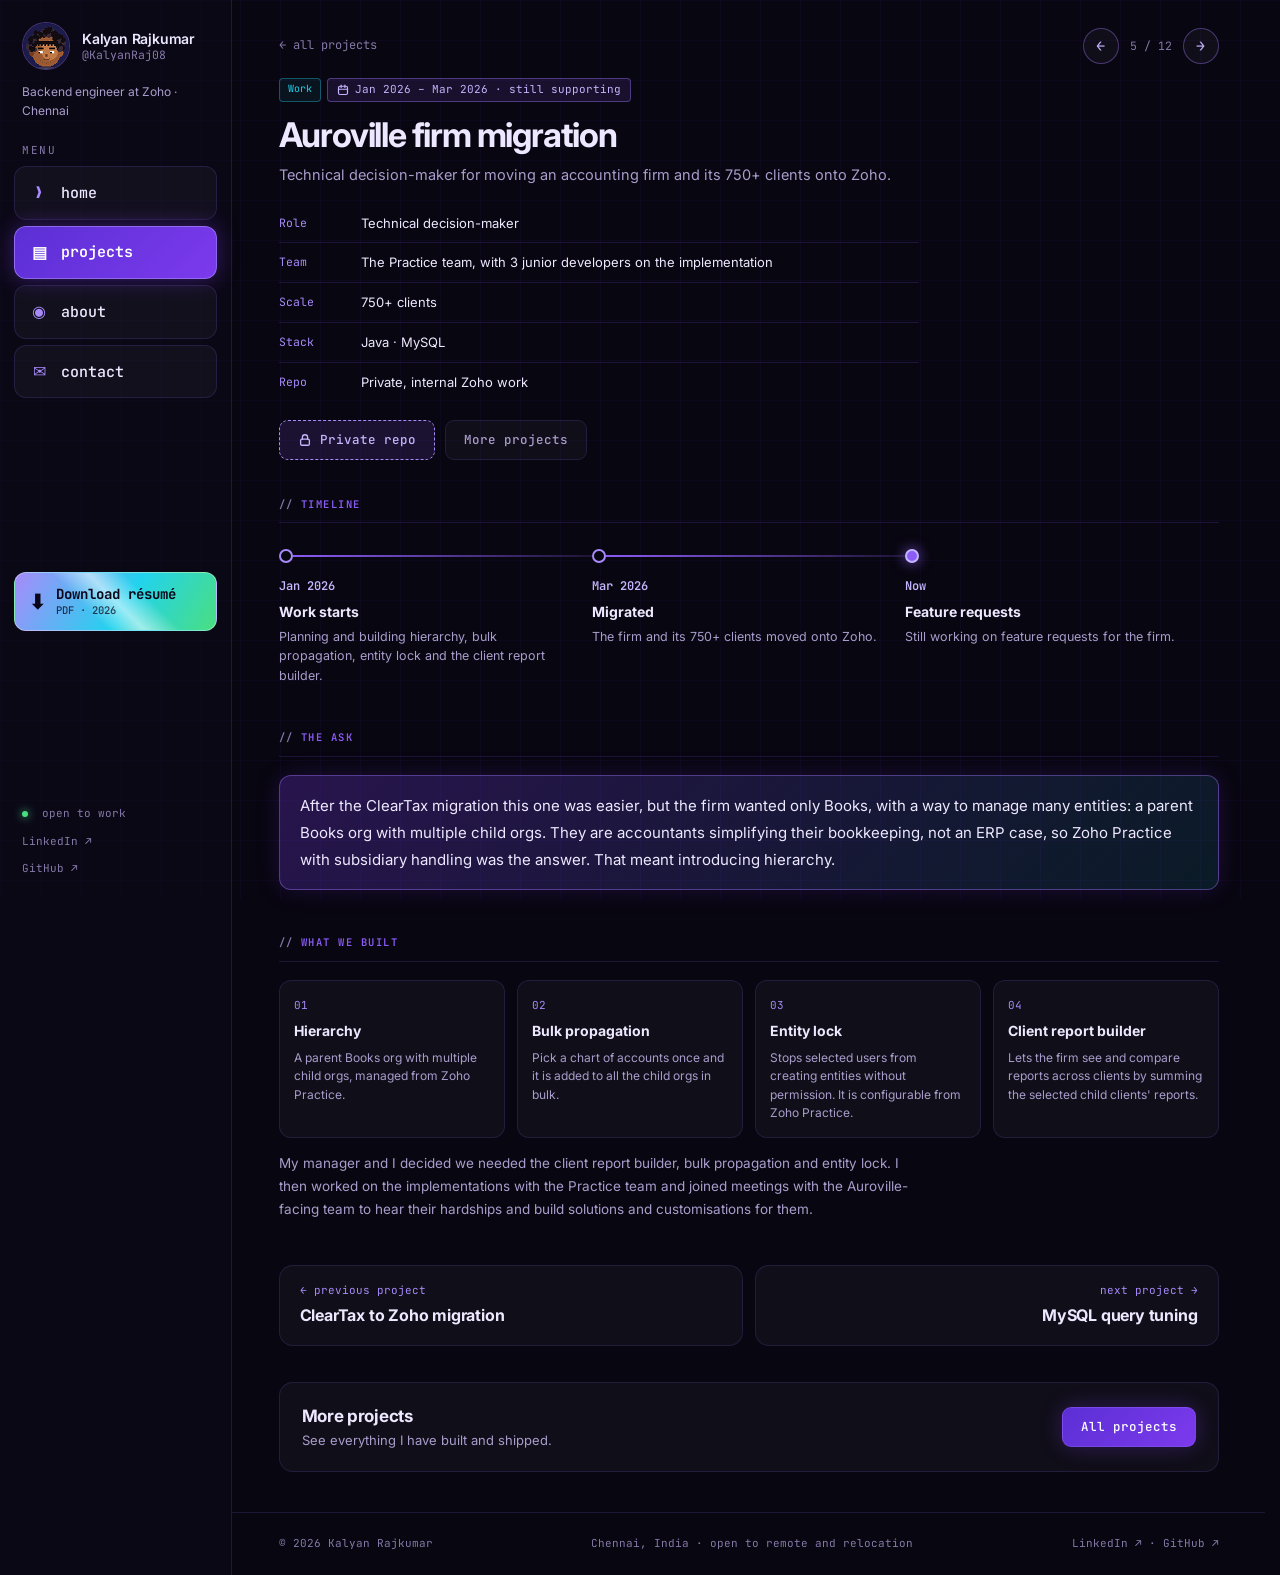
<file: auroville-migration.html>
<!DOCTYPE html>
<html lang="en">
<head>
  <meta charset="UTF-8" />
  <meta name="viewport" content="width=device-width, initial-scale=1.0" />
  <title>Auroville firm migration — Kalyan Rajkumar</title>
  <meta name="description" content="How Kalyan planned and built a parent and child organisation hierarchy in Zoho Practice to move an accounting firm and its 750+ clients." />
  <meta name="theme-color" content="#080610" />
  <meta property="og:type" content="website" />
  <meta property="og:title" content="Auroville firm migration — Kalyan Rajkumar" />
  <meta property="og:description" content="How Kalyan planned and built a parent and child organisation hierarchy in Zoho Practice to move an accounting firm and its 750+ clients." />
  <meta property="og:url" content="https://kalyanraj08.github.io/auroville-migration.html" />
  <meta property="og:image" content="https://kalyanraj08.github.io/assets/kalyan.jpg" />
  <meta name="twitter:card" content="summary" />
  <link rel="icon" href="assets/favicon.ico" sizes="any" />
  <link rel="icon" type="image/png" sizes="32x32" href="assets/favicon-32.png" />
  <link rel="icon" type="image/png" sizes="16x16" href="assets/favicon-16.png" />
  <link rel="apple-touch-icon" href="assets/apple-touch-icon.png" />
  <link rel="preconnect" href="https://fonts.googleapis.com" />
  <link rel="preconnect" href="https://fonts.gstatic.com" crossorigin />
  <link href="https://fonts.googleapis.com/css2?family=Inter:wght@400;500;600;700&family=JetBrains+Mono:wght@400;500;600&display=swap" rel="stylesheet" />
  <link rel="stylesheet" href="style.css?v=35" />
</head>
<body>
  <div class="shell">

    <!-- Left sidebar: wide screens -->
    <aside class="side" aria-label="Site menu">
      <div class="side-in">
        <a class="profile" href="index.html" aria-label="Kalyan Rajkumar, home">
          <img src="assets/avatar-192.png" alt="" width="48" height="48" />
          <span class="profile-text">
            <strong>Kalyan Rajkumar</strong>
            <span class="mono">@KalyanRaj08</span>
          </span>
        </a>
        <p class="profile-bio">Backend engineer at Zoho · Chennai</p>
        <div>
          <div class="side-label">menu</div>
          <nav class="side-nav">
            <a href="index.html"><i>❯</i>home</a><a href="projects.html" aria-current="page"><i>▤</i>projects</a><a href="about.html"><i>◉</i>about</a>
            <a href="about.html#contact" data-contact><i>✉</i>contact</a>
          </nav>
        </div>
        <div class="side-mid">
          <a class="side-resume" href="assets/KalyanRajkumar_Resume.pdf" download="Kalyan_Rajkumar_Resume.pdf">
            <span class="ico" aria-hidden="true">⬇</span>
            <span class="txt"><strong>Download résumé</strong><span class="mono">PDF · 2026</span></span>
          </a>
        </div>
        <div class="side-foot">
          <span><span class="dot"></span>&nbsp; open to work</span>
          <a href="https://www.linkedin.com/in/kalyan-rajkumar-karthikeyan-760a6b195" target="_blank" rel="noopener">LinkedIn ↗</a>
          <a href="https://github.com/KalyanRaj08" target="_blank" rel="noopener">GitHub ↗</a>
        </div>
      </div>
    </aside>

    <div class="content">
      <!-- Top bar: narrow screens -->
      <nav class="site-nav" aria-label="Site menu">
        <a class="profile small" href="index.html" aria-label="Kalyan Rajkumar, home">
          <img src="assets/avatar-192.png" alt="" width="32" height="32" />
          <span class="profile-text"><strong>Kalyan Rajkumar</strong></span>
        </a>
        <a class="btn-resume compact" href="assets/KalyanRajkumar_Resume.pdf" download="Kalyan_Rajkumar_Resume.pdf"><span class="ico" aria-hidden="true">⬇</span><span>Résumé</span></a>
        <div class="site-links">
          <a href="index.html">home</a><a href="projects.html" aria-current="page">projects</a><a href="about.html">about</a>
          <a href="about.html#contact" data-contact>contact</a>
        </div>
      </nav>

                  <main class="site-main pd-enter">
        <a class="back-link mono" href="projects.html">← all projects</a>

        <section class="pd-top no-photo">
          <div class="pd-intro">
            <div class="badges"><span class="badge work">Work</span><span class="when-chip mono"><svg viewBox="0 0 16 16" width="12" height="12" aria-hidden="true" fill="none" stroke="currentColor" stroke-width="1.6" stroke-linecap="round" stroke-linejoin="round"><rect x="2" y="3" width="12" height="11" rx="2"/><path d="M2 7h12M5.5 1.5v3M10.5 1.5v3"/></svg>Jan 2026 – Mar 2026 · still supporting</span></div>
            <h1>Auroville firm migration</h1>
            <p class="pd-lead">Technical decision-maker for moving an accounting firm and its 750+ clients onto Zoho.</p>
            <dl class="facts">
              <div><dt>Role</dt><dd>Technical decision-maker</dd></div>
              <div><dt>Team</dt><dd>The Practice team, with 3 junior developers on the implementation</dd></div>
              <div><dt>Scale</dt><dd>750+ clients</dd></div>
              <div><dt>Stack</dt><dd>Java · MySQL</dd></div>
              <div><dt>Repo</dt><dd>Private, internal Zoho work</dd></div>
            </dl>
            <div class="cta"><span class="btn private-pill" title="The code is internal Zoho work"><svg viewBox="0 0 16 16" width="14" height="14" aria-hidden="true" fill="none" stroke="currentColor" stroke-width="1.5" stroke-linecap="round" stroke-linejoin="round"><rect x="3" y="7" width="10" height="7" rx="1.5"/><path d="M5 7V5a3 3 0 0 1 6 0v2"/></svg> Private repo</span>
              <a class="btn" href="projects.html">More projects</a></div>
          </div>
        </section>

        <section class="block">
          <div class="sec-head"><h2 class="sec-label">timeline</h2></div>
          <ol class="timeline">
            <li><span class="tl-date">Jan 2026</span><b>Work starts</b><span class="tl-text">Planning and building hierarchy, bulk propagation, entity lock and the client report builder.</span></li>
            <li><span class="tl-date">Mar 2026</span><b>Migrated</b><span class="tl-text">The firm and its 750+ clients moved onto Zoho.</span></li>
            <li><span class="tl-date">Now</span><b>Feature requests</b><span class="tl-text">Still working on feature requests for the firm.</span></li>
          </ol>
        </section>

        <section class="block">
          <div class="sec-head"><h2 class="sec-label">the ask</h2></div>
          <p class="origin-box">After the ClearTax migration this one was easier, but the firm wanted only Books, with a way to manage many entities: a parent Books org with multiple child orgs. They are accountants simplifying their bookkeeping, not an ERP case, so Zoho Practice with subsidiary handling was the answer. That meant introducing hierarchy.</p>
        </section>

        <section class="block">
          <div class="sec-head"><h2 class="sec-label">what we built</h2></div>
          <ol class="path auto">
            <li><b>Hierarchy</b><span>A parent Books org with multiple child orgs, managed from Zoho Practice.</span></li>
            <li><b>Bulk propagation</b><span>Pick a chart of accounts once and it is added to all the child orgs in bulk.</span></li>
            <li><b>Entity lock</b><span>Stops selected users from creating entities without permission. It is configurable from Zoho Practice.</span></li>
            <li><b>Client report builder</b><span>Lets the firm see and compare reports across clients by summing the selected child clients' reports.</span></li>
          </ol>
          <p class="pd-note">My manager and I decided we needed the client report builder, bulk propagation and entity lock. I then worked on the implementations with the Practice team and joined meetings with the Auroville-facing team to hear their hardships and build solutions and customisations for them.</p>
        </section>

        <section class="strip">
          <div><h2>More projects</h2><p>See everything I have built and shipped.</p></div>
          <a class="btn pri" href="projects.html">All projects</a>
        </section>
      </main>


      <footer class="site-foot">
        <span>© 2026 Kalyan Rajkumar</span>
        <span>Chennai, India · open to remote and relocation</span>
        <span><a href="https://www.linkedin.com/in/kalyan-rajkumar-karthikeyan-760a6b195" target="_blank" rel="noopener">LinkedIn ↗</a> · <a href="https://github.com/KalyanRaj08" target="_blank" rel="noopener">GitHub ↗</a></span>
      </footer>
    </div>
  </div>
  <script src="script.js?v=35"></script>
</body>
</html>
</file>
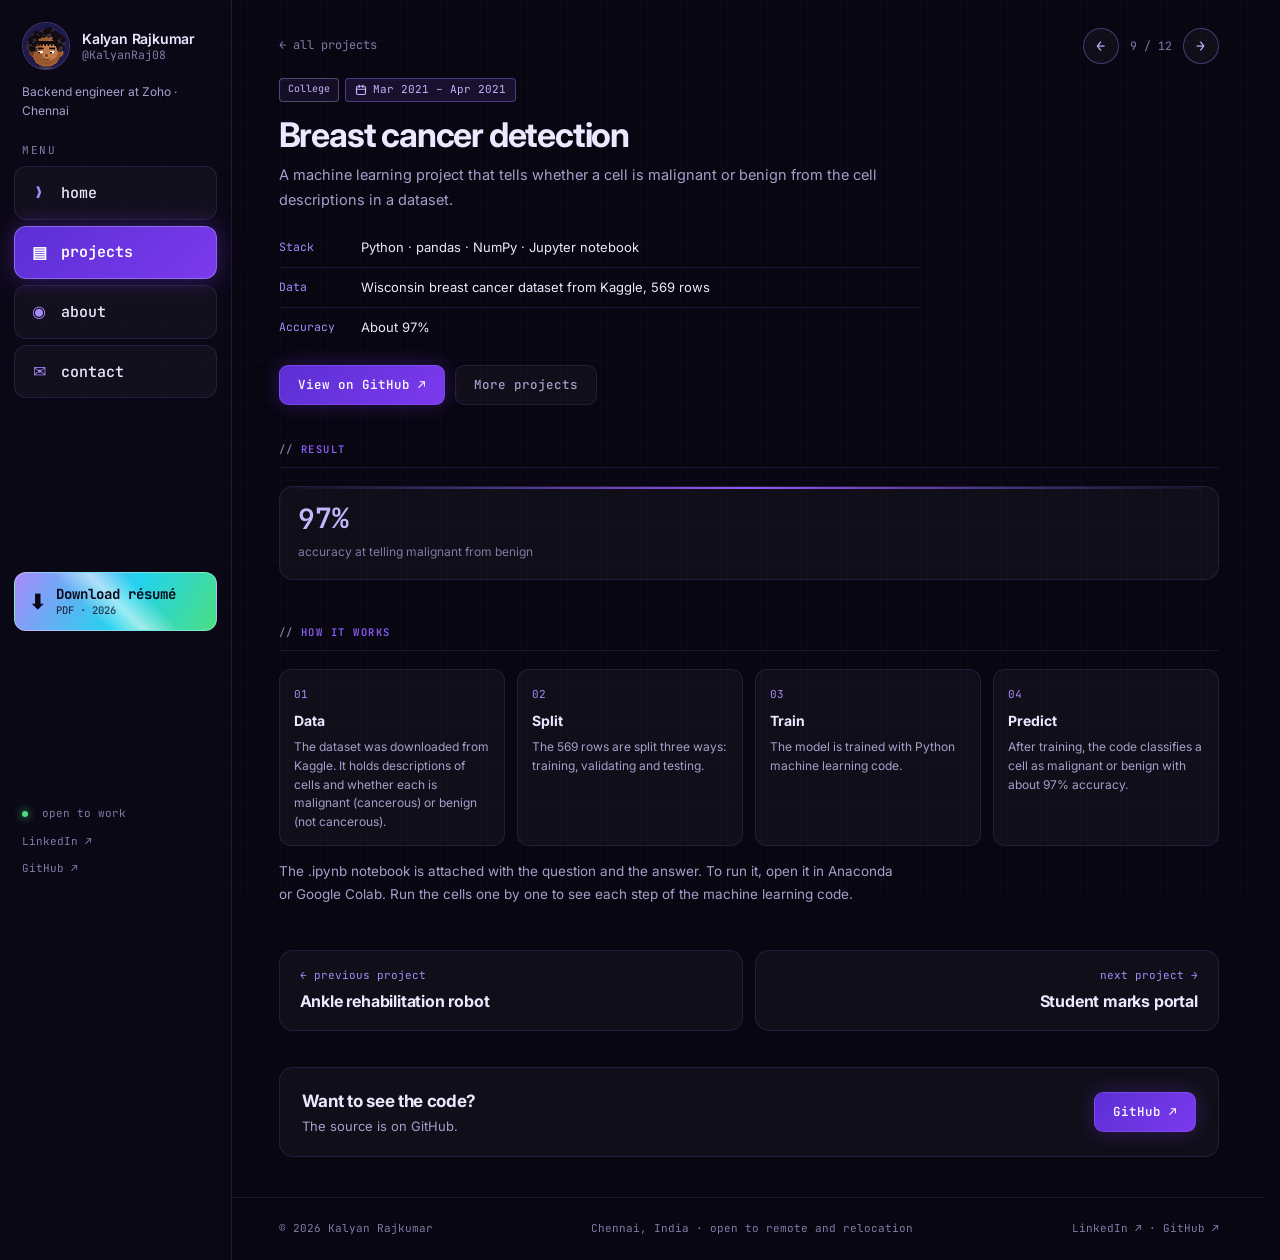
<file: breast-cancer-detection.html>
<!DOCTYPE html>
<html lang="en">
<head>
  <meta charset="UTF-8" />
  <meta name="viewport" content="width=device-width, initial-scale=1.0" />
  <title>Breast cancer detection — Kalyan Rajkumar</title>
  <meta name="description" content="A Python machine learning project that classifies cells as malignant or benign with about 97% accuracy." />
  <meta name="theme-color" content="#080610" />
  <meta property="og:type" content="website" />
  <meta property="og:title" content="Breast cancer detection — Kalyan Rajkumar" />
  <meta property="og:description" content="A Python machine learning project that classifies cells as malignant or benign with about 97% accuracy." />
  <meta property="og:url" content="https://kalyanraj08.github.io/breast-cancer-detection.html" />
  <meta property="og:image" content="https://kalyanraj08.github.io/assets/kalyan.jpg" />
  <meta name="twitter:card" content="summary" />
  <link rel="icon" href="assets/favicon.ico" sizes="any" />
  <link rel="icon" type="image/png" sizes="32x32" href="assets/favicon-32.png" />
  <link rel="icon" type="image/png" sizes="16x16" href="assets/favicon-16.png" />
  <link rel="apple-touch-icon" href="assets/apple-touch-icon.png" />
  <link rel="preconnect" href="https://fonts.googleapis.com" />
  <link rel="preconnect" href="https://fonts.gstatic.com" crossorigin />
  <link href="https://fonts.googleapis.com/css2?family=Inter:wght@400;500;600;700&family=JetBrains+Mono:wght@400;500;600&display=swap" rel="stylesheet" />
  <link rel="stylesheet" href="style.css?v=35" />
</head>
<body>
  <div class="shell">

    <!-- Left sidebar: wide screens -->
    <aside class="side" aria-label="Site menu">
      <div class="side-in">
        <a class="profile" href="index.html" aria-label="Kalyan Rajkumar, home">
          <img src="assets/avatar-192.png" alt="" width="48" height="48" />
          <span class="profile-text">
            <strong>Kalyan Rajkumar</strong>
            <span class="mono">@KalyanRaj08</span>
          </span>
        </a>
        <p class="profile-bio">Backend engineer at Zoho · Chennai</p>
        <div>
          <div class="side-label">menu</div>
          <nav class="side-nav">
            <a href="index.html"><i>❯</i>home</a><a href="projects.html" aria-current="page"><i>▤</i>projects</a><a href="about.html"><i>◉</i>about</a>
            <a href="about.html#contact" data-contact><i>✉</i>contact</a>
          </nav>
        </div>
        <div class="side-mid">
          <a class="side-resume" href="assets/KalyanRajkumar_Resume.pdf" download="Kalyan_Rajkumar_Resume.pdf">
            <span class="ico" aria-hidden="true">⬇</span>
            <span class="txt"><strong>Download résumé</strong><span class="mono">PDF · 2026</span></span>
          </a>
        </div>
        <div class="side-foot">
          <span><span class="dot"></span>&nbsp; open to work</span>
          <a href="https://www.linkedin.com/in/kalyan-rajkumar-karthikeyan-760a6b195" target="_blank" rel="noopener">LinkedIn ↗</a>
          <a href="https://github.com/KalyanRaj08" target="_blank" rel="noopener">GitHub ↗</a>
        </div>
      </div>
    </aside>

    <div class="content">
      <!-- Top bar: narrow screens -->
      <nav class="site-nav" aria-label="Site menu">
        <a class="profile small" href="index.html" aria-label="Kalyan Rajkumar, home">
          <img src="assets/avatar-192.png" alt="" width="32" height="32" />
          <span class="profile-text"><strong>Kalyan Rajkumar</strong></span>
        </a>
        <a class="btn-resume compact" href="assets/KalyanRajkumar_Resume.pdf" download="Kalyan_Rajkumar_Resume.pdf"><span class="ico" aria-hidden="true">⬇</span><span>Résumé</span></a>
        <div class="site-links">
          <a href="index.html">home</a><a href="projects.html" aria-current="page">projects</a><a href="about.html">about</a>
          <a href="about.html#contact" data-contact>contact</a>
        </div>
      </nav>

                  <main class="site-main pd-enter">
        <a class="back-link mono" href="projects.html">← all projects</a>

        <section class="pd-top no-photo">
          <div class="pd-intro">
            <div class="badges"><span class="badge college">College</span><span class="when-chip mono"><svg viewBox="0 0 16 16" width="12" height="12" aria-hidden="true" fill="none" stroke="currentColor" stroke-width="1.6" stroke-linecap="round" stroke-linejoin="round"><rect x="2" y="3" width="12" height="11" rx="2"/><path d="M2 7h12M5.5 1.5v3M10.5 1.5v3"/></svg>Mar 2021 – Apr 2021</span></div>
            <h1>Breast cancer detection</h1>
            <p class="pd-lead">A machine learning project that tells whether a cell is malignant or benign from the cell descriptions in a dataset.</p>
            <dl class="facts">
              <div><dt>Stack</dt><dd>Python · pandas · NumPy · Jupyter notebook</dd></div>
              <div><dt>Data</dt><dd>Wisconsin breast cancer dataset from Kaggle, 569 rows</dd></div>
              <div><dt>Accuracy</dt><dd>About 97%</dd></div>
            </dl>
            <div class="cta"><a class="btn pri" href="https://github.com/KalyanRaj08/Breast-Cancer-Detection" target="_blank" rel="noopener">View on GitHub ↗</a>
              <a class="btn" href="projects.html">More projects</a></div>
          </div>
        </section>

        <section class="block">
          <div class="sec-head"><h2 class="sec-label">result</h2></div>
          <div class="big-stats"><div class="stat"><b>97%</b><span>accuracy at telling malignant from benign</span></div></div>
        </section>

        <section class="block">
          <div class="sec-head"><h2 class="sec-label">how it works</h2></div>
          <ol class="path auto">
            <li><b>Data</b><span>The dataset was downloaded from Kaggle. It holds descriptions of cells and whether each is malignant (cancerous) or benign (not cancerous).</span></li>
            <li><b>Split</b><span>The 569 rows are split three ways: training, validating and testing.</span></li>
            <li><b>Train</b><span>The model is trained with Python machine learning code.</span></li>
            <li><b>Predict</b><span>After training, the code classifies a cell as malignant or benign with about 97% accuracy.</span></li>
          </ol>
          <p class="pd-note">The .ipynb notebook is attached with the question and the answer. To run it, open it in Anaconda or Google Colab. Run the cells one by one to see each step of the machine learning code.</p>
        </section>

        <section class="strip">
          <div><h2>Want to see the code?</h2><p>The source is on GitHub.</p></div>
          <a class="btn pri" href="https://github.com/KalyanRaj08/Breast-Cancer-Detection" target="_blank" rel="noopener">GitHub ↗</a>
        </section>
      </main>


      <footer class="site-foot">
        <span>© 2026 Kalyan Rajkumar</span>
        <span>Chennai, India · open to remote and relocation</span>
        <span><a href="https://www.linkedin.com/in/kalyan-rajkumar-karthikeyan-760a6b195" target="_blank" rel="noopener">LinkedIn ↗</a> · <a href="https://github.com/KalyanRaj08" target="_blank" rel="noopener">GitHub ↗</a></span>
      </footer>
    </div>
  </div>
  <script src="script.js?v=35"></script>
</body>
</html>
</file>
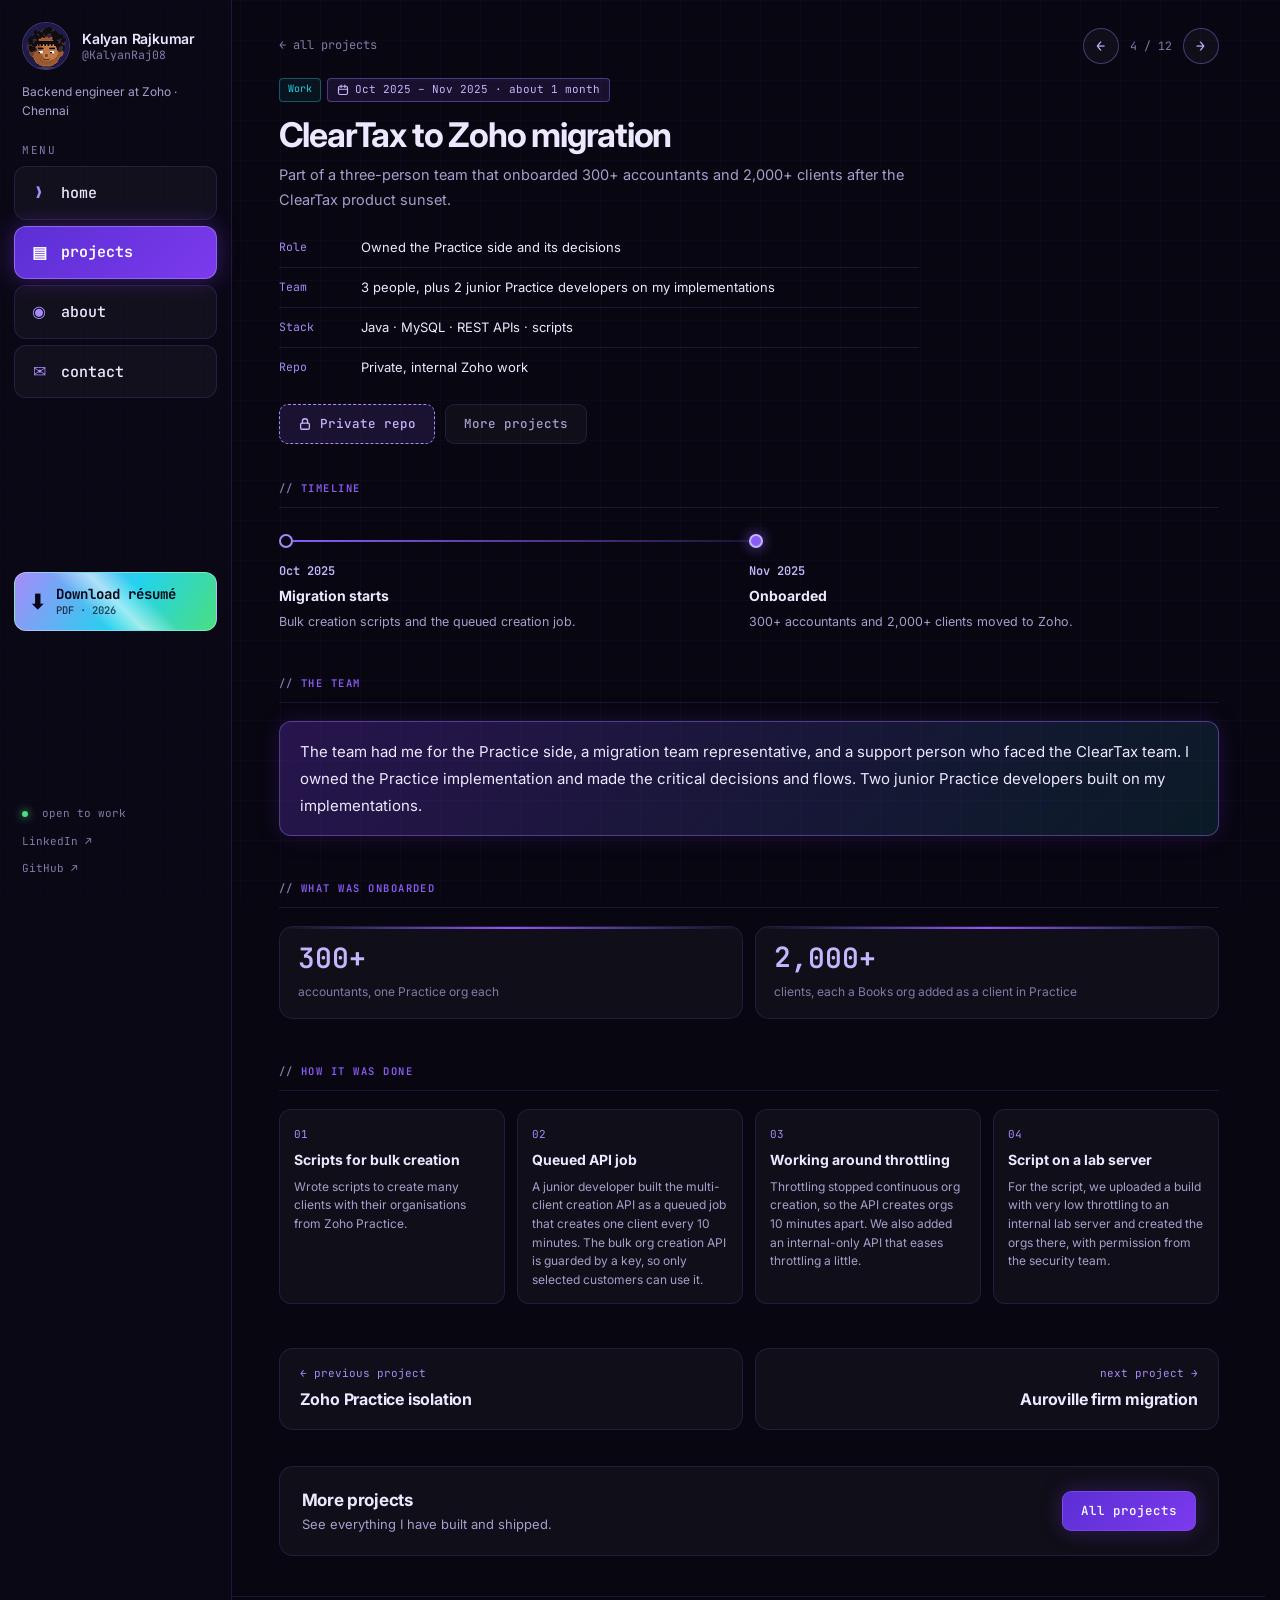
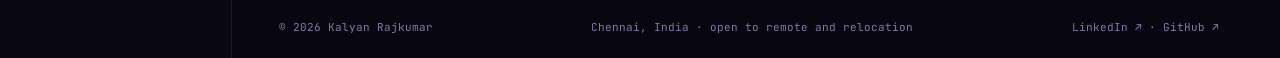
<file: cleartax-migration.html>
<!DOCTYPE html>
<html lang="en">
<head>
  <meta charset="UTF-8" />
  <meta name="viewport" content="width=device-width, initial-scale=1.0" />
  <title>ClearTax to Zoho migration — Kalyan Rajkumar</title>
  <meta name="description" content="How Kalyan helped onboard 300+ accountants and 2,000+ clients to Zoho after the ClearTax product sunset, in about one month." />
  <meta name="theme-color" content="#080610" />
  <meta property="og:type" content="website" />
  <meta property="og:title" content="ClearTax to Zoho migration — Kalyan Rajkumar" />
  <meta property="og:description" content="How Kalyan helped onboard 300+ accountants and 2,000+ clients to Zoho after the ClearTax product sunset, in about one month." />
  <meta property="og:url" content="https://kalyanraj08.github.io/cleartax-migration.html" />
  <meta property="og:image" content="https://kalyanraj08.github.io/assets/kalyan.jpg" />
  <meta name="twitter:card" content="summary" />
  <link rel="icon" href="assets/favicon.ico" sizes="any" />
  <link rel="icon" type="image/png" sizes="32x32" href="assets/favicon-32.png" />
  <link rel="icon" type="image/png" sizes="16x16" href="assets/favicon-16.png" />
  <link rel="apple-touch-icon" href="assets/apple-touch-icon.png" />
  <link rel="preconnect" href="https://fonts.googleapis.com" />
  <link rel="preconnect" href="https://fonts.gstatic.com" crossorigin />
  <link href="https://fonts.googleapis.com/css2?family=Inter:wght@400;500;600;700&family=JetBrains+Mono:wght@400;500;600&display=swap" rel="stylesheet" />
  <link rel="stylesheet" href="style.css?v=35" />
</head>
<body>
  <div class="shell">

    <!-- Left sidebar: wide screens -->
    <aside class="side" aria-label="Site menu">
      <div class="side-in">
        <a class="profile" href="index.html" aria-label="Kalyan Rajkumar, home">
          <img src="assets/avatar-192.png" alt="" width="48" height="48" />
          <span class="profile-text">
            <strong>Kalyan Rajkumar</strong>
            <span class="mono">@KalyanRaj08</span>
          </span>
        </a>
        <p class="profile-bio">Backend engineer at Zoho · Chennai</p>
        <div>
          <div class="side-label">menu</div>
          <nav class="side-nav">
            <a href="index.html"><i>❯</i>home</a><a href="projects.html" aria-current="page"><i>▤</i>projects</a><a href="about.html"><i>◉</i>about</a>
            <a href="about.html#contact" data-contact><i>✉</i>contact</a>
          </nav>
        </div>
        <div class="side-mid">
          <a class="side-resume" href="assets/KalyanRajkumar_Resume.pdf" download="Kalyan_Rajkumar_Resume.pdf">
            <span class="ico" aria-hidden="true">⬇</span>
            <span class="txt"><strong>Download résumé</strong><span class="mono">PDF · 2026</span></span>
          </a>
        </div>
        <div class="side-foot">
          <span><span class="dot"></span>&nbsp; open to work</span>
          <a href="https://www.linkedin.com/in/kalyan-rajkumar-karthikeyan-760a6b195" target="_blank" rel="noopener">LinkedIn ↗</a>
          <a href="https://github.com/KalyanRaj08" target="_blank" rel="noopener">GitHub ↗</a>
        </div>
      </div>
    </aside>

    <div class="content">
      <!-- Top bar: narrow screens -->
      <nav class="site-nav" aria-label="Site menu">
        <a class="profile small" href="index.html" aria-label="Kalyan Rajkumar, home">
          <img src="assets/avatar-192.png" alt="" width="32" height="32" />
          <span class="profile-text"><strong>Kalyan Rajkumar</strong></span>
        </a>
        <a class="btn-resume compact" href="assets/KalyanRajkumar_Resume.pdf" download="Kalyan_Rajkumar_Resume.pdf"><span class="ico" aria-hidden="true">⬇</span><span>Résumé</span></a>
        <div class="site-links">
          <a href="index.html">home</a><a href="projects.html" aria-current="page">projects</a><a href="about.html">about</a>
          <a href="about.html#contact" data-contact>contact</a>
        </div>
      </nav>

                  <main class="site-main pd-enter">
        <a class="back-link mono" href="projects.html">← all projects</a>

        <section class="pd-top no-photo">
          <div class="pd-intro">
            <div class="badges"><span class="badge work">Work</span><span class="when-chip mono"><svg viewBox="0 0 16 16" width="12" height="12" aria-hidden="true" fill="none" stroke="currentColor" stroke-width="1.6" stroke-linecap="round" stroke-linejoin="round"><rect x="2" y="3" width="12" height="11" rx="2"/><path d="M2 7h12M5.5 1.5v3M10.5 1.5v3"/></svg>Oct 2025 – Nov 2025 · about 1 month</span></div>
            <h1>ClearTax to Zoho migration</h1>
            <p class="pd-lead">Part of a three-person team that onboarded 300+ accountants and 2,000+ clients after the ClearTax product sunset.</p>
            <dl class="facts">
              <div><dt>Role</dt><dd>Owned the Practice side and its decisions</dd></div>
              <div><dt>Team</dt><dd>3 people, plus 2 junior Practice developers on my implementations</dd></div>
              <div><dt>Stack</dt><dd>Java · MySQL · REST APIs · scripts</dd></div>
              <div><dt>Repo</dt><dd>Private, internal Zoho work</dd></div>
            </dl>
            <div class="cta"><span class="btn private-pill" title="The code is internal Zoho work"><svg viewBox="0 0 16 16" width="14" height="14" aria-hidden="true" fill="none" stroke="currentColor" stroke-width="1.5" stroke-linecap="round" stroke-linejoin="round"><rect x="3" y="7" width="10" height="7" rx="1.5"/><path d="M5 7V5a3 3 0 0 1 6 0v2"/></svg> Private repo</span>
              <a class="btn" href="projects.html">More projects</a></div>
          </div>
        </section>

        <section class="block">
          <div class="sec-head"><h2 class="sec-label">timeline</h2></div>
          <ol class="timeline">
            <li><span class="tl-date">Oct 2025</span><b>Migration starts</b><span class="tl-text">Bulk creation scripts and the queued creation job.</span></li>
            <li><span class="tl-date">Nov 2025</span><b>Onboarded</b><span class="tl-text">300+ accountants and 2,000+ clients moved to Zoho.</span></li>
          </ol>
        </section>

        <section class="block">
          <div class="sec-head"><h2 class="sec-label">the team</h2></div>
          <p class="origin-box">The team had me for the Practice side, a migration team representative, and a support person who faced the ClearTax team. I owned the Practice implementation and made the critical decisions and flows. Two junior Practice developers built on my implementations.</p>
        </section>

        <section class="block">
          <div class="sec-head"><h2 class="sec-label">what was onboarded</h2></div>
          <div class="big-stats"><div class="stat"><b>300+</b><span>accountants, one Practice org each</span></div><div class="stat"><b>2,000+</b><span>clients, each a Books org added as a client in Practice</span></div></div>
        </section>

        <section class="block">
          <div class="sec-head"><h2 class="sec-label">how it was done</h2></div>
          <ol class="path auto">
            <li><b>Scripts for bulk creation</b><span>Wrote scripts to create many clients with their organisations from Zoho Practice.</span></li>
            <li><b>Queued API job</b><span>A junior developer built the multi-client creation API as a queued job that creates one client every 10 minutes. The bulk org creation API is guarded by a key, so only selected customers can use it.</span></li>
            <li><b>Working around throttling</b><span>Throttling stopped continuous org creation, so the API creates orgs 10 minutes apart. We also added an internal-only API that eases throttling a little.</span></li>
            <li><b>Script on a lab server</b><span>For the script, we uploaded a build with very low throttling to an internal lab server and created the orgs there, with permission from the security team.</span></li>
          </ol>
        </section>

        <section class="strip">
          <div><h2>More projects</h2><p>See everything I have built and shipped.</p></div>
          <a class="btn pri" href="projects.html">All projects</a>
        </section>
      </main>


      <footer class="site-foot">
        <span>© 2026 Kalyan Rajkumar</span>
        <span>Chennai, India · open to remote and relocation</span>
        <span><a href="https://www.linkedin.com/in/kalyan-rajkumar-karthikeyan-760a6b195" target="_blank" rel="noopener">LinkedIn ↗</a> · <a href="https://github.com/KalyanRaj08" target="_blank" rel="noopener">GitHub ↗</a></span>
      </footer>
    </div>
  </div>
  <script src="script.js?v=35"></script>
</body>
</html>
</file>
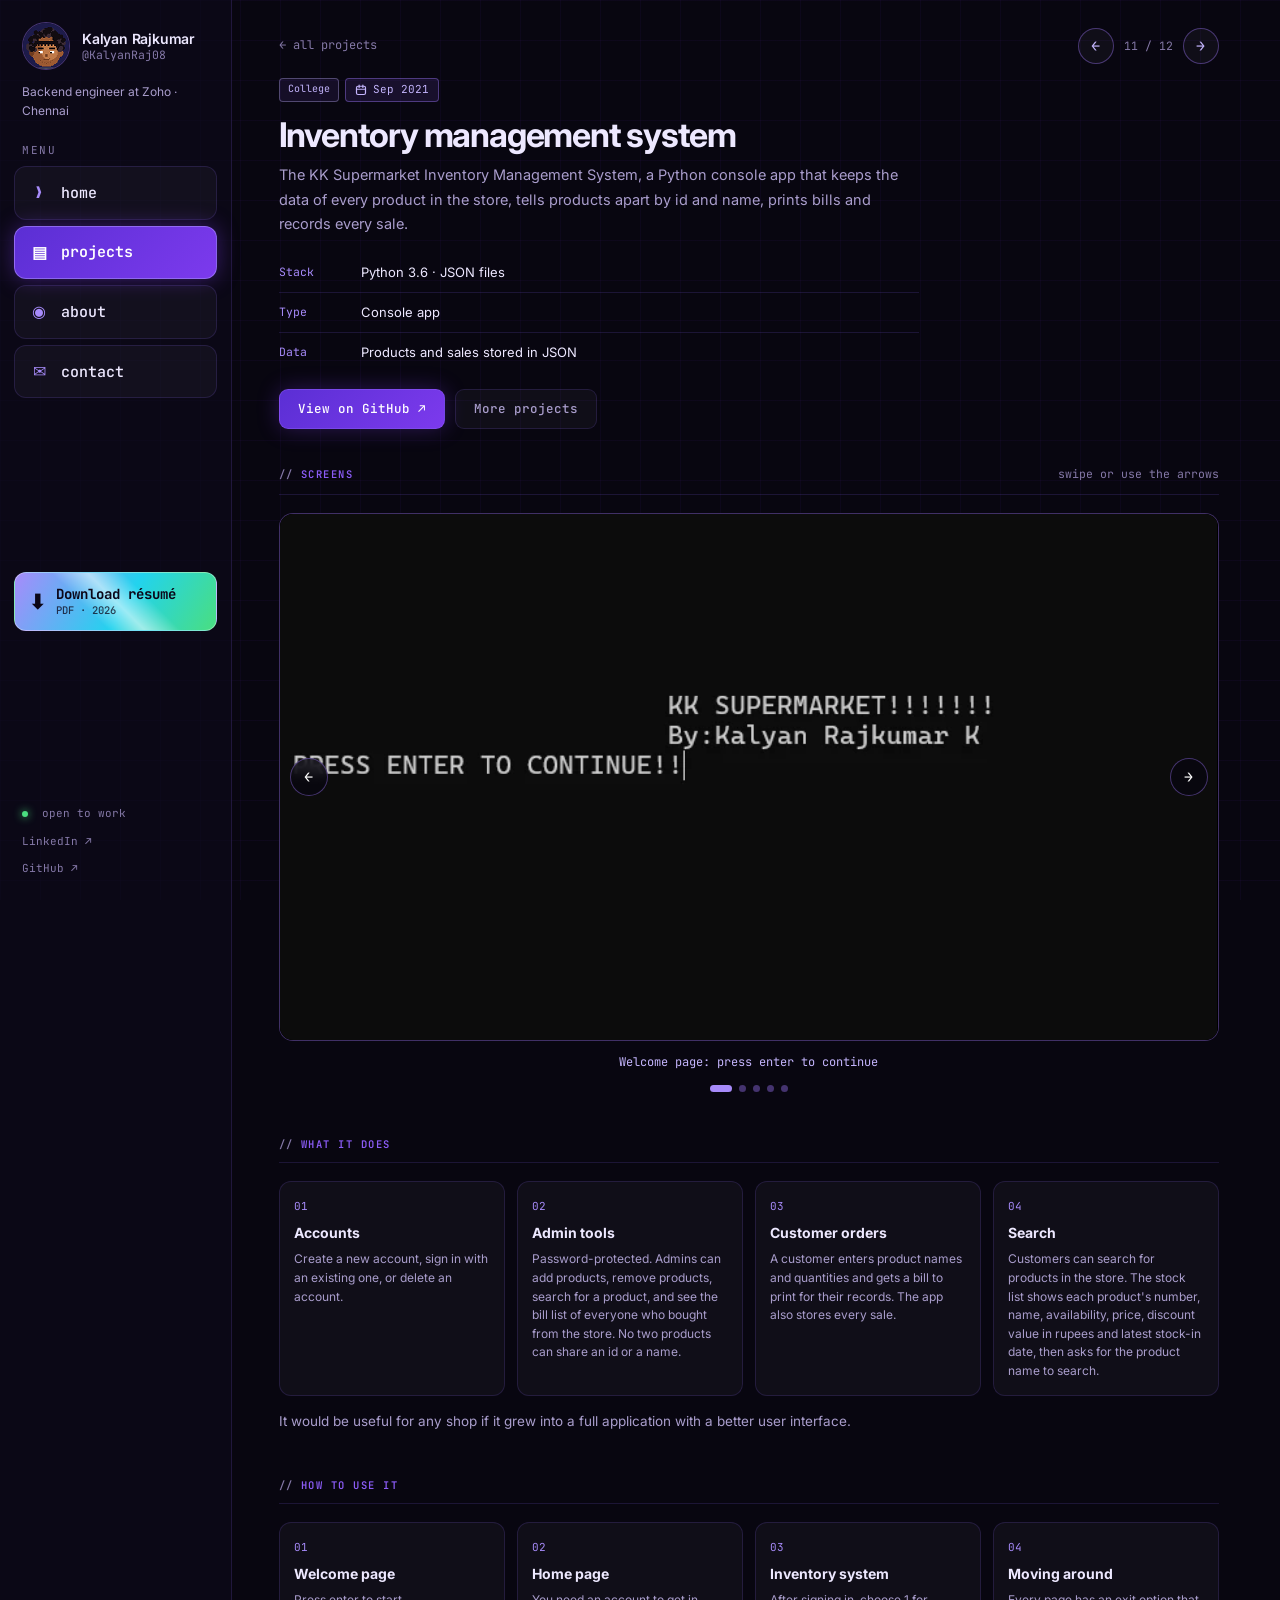
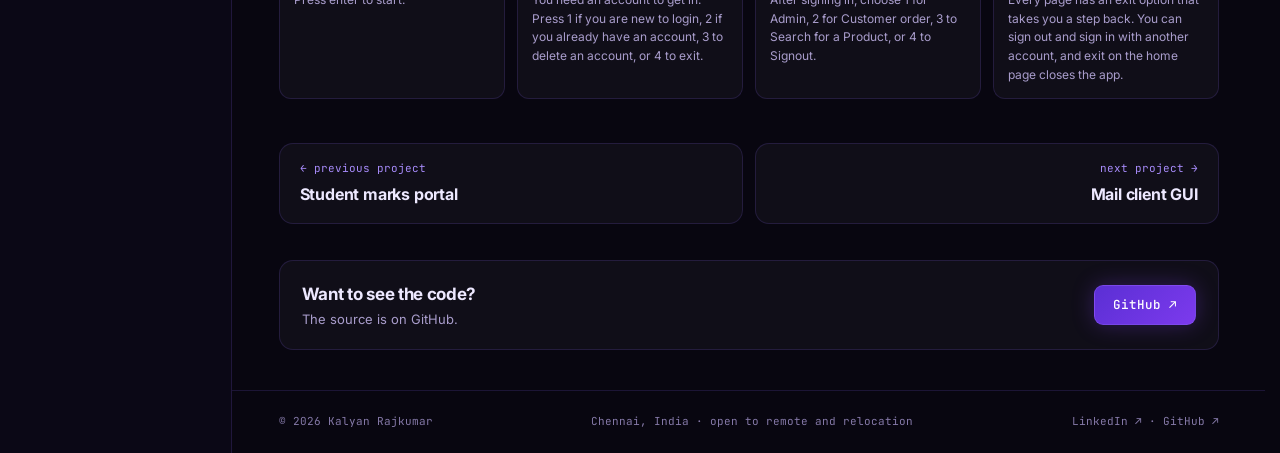
<file: inventory-management.html>
<!DOCTYPE html>
<html lang="en">
<head>
  <meta charset="UTF-8" />
  <meta name="viewport" content="width=device-width, initial-scale=1.0" />
  <title>Inventory management system — Kalyan Rajkumar</title>
  <meta name="description" content="KK Supermarket Inventory Management System, a Python console app that stores products in JSON files and produces bills." />
  <meta name="theme-color" content="#080610" />
  <meta property="og:type" content="website" />
  <meta property="og:title" content="Inventory management system — Kalyan Rajkumar" />
  <meta property="og:description" content="KK Supermarket Inventory Management System, a Python console app that stores products in JSON files and produces bills." />
  <meta property="og:url" content="https://kalyanraj08.github.io/inventory-management.html" />
  <meta property="og:image" content="https://kalyanraj08.github.io/assets/kalyan.jpg" />
  <meta name="twitter:card" content="summary" />
  <link rel="icon" href="assets/favicon.ico" sizes="any" />
  <link rel="icon" type="image/png" sizes="32x32" href="assets/favicon-32.png" />
  <link rel="icon" type="image/png" sizes="16x16" href="assets/favicon-16.png" />
  <link rel="apple-touch-icon" href="assets/apple-touch-icon.png" />
  <link rel="preconnect" href="https://fonts.googleapis.com" />
  <link rel="preconnect" href="https://fonts.gstatic.com" crossorigin />
  <link href="https://fonts.googleapis.com/css2?family=Inter:wght@400;500;600;700&family=JetBrains+Mono:wght@400;500;600&display=swap" rel="stylesheet" />
  <link rel="stylesheet" href="style.css?v=35" />
</head>
<body>
  <div class="shell">

    <!-- Left sidebar: wide screens -->
    <aside class="side" aria-label="Site menu">
      <div class="side-in">
        <a class="profile" href="index.html" aria-label="Kalyan Rajkumar, home">
          <img src="assets/avatar-192.png" alt="" width="48" height="48" />
          <span class="profile-text">
            <strong>Kalyan Rajkumar</strong>
            <span class="mono">@KalyanRaj08</span>
          </span>
        </a>
        <p class="profile-bio">Backend engineer at Zoho · Chennai</p>
        <div>
          <div class="side-label">menu</div>
          <nav class="side-nav">
            <a href="index.html"><i>❯</i>home</a><a href="projects.html" aria-current="page"><i>▤</i>projects</a><a href="about.html"><i>◉</i>about</a>
            <a href="about.html#contact" data-contact><i>✉</i>contact</a>
          </nav>
        </div>
        <div class="side-mid">
          <a class="side-resume" href="assets/KalyanRajkumar_Resume.pdf" download="Kalyan_Rajkumar_Resume.pdf">
            <span class="ico" aria-hidden="true">⬇</span>
            <span class="txt"><strong>Download résumé</strong><span class="mono">PDF · 2026</span></span>
          </a>
        </div>
        <div class="side-foot">
          <span><span class="dot"></span>&nbsp; open to work</span>
          <a href="https://www.linkedin.com/in/kalyan-rajkumar-karthikeyan-760a6b195" target="_blank" rel="noopener">LinkedIn ↗</a>
          <a href="https://github.com/KalyanRaj08" target="_blank" rel="noopener">GitHub ↗</a>
        </div>
      </div>
    </aside>

    <div class="content">
      <!-- Top bar: narrow screens -->
      <nav class="site-nav" aria-label="Site menu">
        <a class="profile small" href="index.html" aria-label="Kalyan Rajkumar, home">
          <img src="assets/avatar-192.png" alt="" width="32" height="32" />
          <span class="profile-text"><strong>Kalyan Rajkumar</strong></span>
        </a>
        <a class="btn-resume compact" href="assets/KalyanRajkumar_Resume.pdf" download="Kalyan_Rajkumar_Resume.pdf"><span class="ico" aria-hidden="true">⬇</span><span>Résumé</span></a>
        <div class="site-links">
          <a href="index.html">home</a><a href="projects.html" aria-current="page">projects</a><a href="about.html">about</a>
          <a href="about.html#contact" data-contact>contact</a>
        </div>
      </nav>

                  <main class="site-main pd-enter">
        <a class="back-link mono" href="projects.html">← all projects</a>

        <section class="pd-top no-photo">
          <div class="pd-intro">
            <div class="badges"><span class="badge college">College</span><span class="when-chip mono"><svg viewBox="0 0 16 16" width="12" height="12" aria-hidden="true" fill="none" stroke="currentColor" stroke-width="1.6" stroke-linecap="round" stroke-linejoin="round"><rect x="2" y="3" width="12" height="11" rx="2"/><path d="M2 7h12M5.5 1.5v3M10.5 1.5v3"/></svg>Sep 2021</span></div>
            <h1>Inventory management system</h1>
            <p class="pd-lead">The KK Supermarket Inventory Management System, a Python console app that keeps the data of every product in the store, tells products apart by id and name, prints bills and records every sale.</p>
            <dl class="facts">
              <div><dt>Stack</dt><dd>Python 3.6 · JSON files</dd></div>
              <div><dt>Type</dt><dd>Console app</dd></div>
              <div><dt>Data</dt><dd>Products and sales stored in JSON</dd></div>
            </dl>
            <div class="cta"><a class="btn pri" href="https://github.com/KalyanRaj08/ETG-Project-1" target="_blank" rel="noopener">View on GitHub ↗</a>
              <a class="btn" href="projects.html">More projects</a></div>
          </div>
        </section>

        <section class="block">
          <div class="sec-head"><h2 class="sec-label">screens</h2><span class="sec-link">swipe or use the arrows</span></div>
          <div class="gallery wide" id="gallery" aria-roledescription="carousel" aria-label="Inventory management system screenshots">
            <div class="g-stage">
              <figure class="shot on" data-cap="Welcome page: press enter to continue"><img src="assets/inventory-welcome.webp" alt="Terminal showing the KK Supermarket welcome screen and a prompt to press enter to continue" draggable="false" /></figure>
              <figure class="shot" data-cap="Account menu: new to login, already have an account, delete account, exit"><img src="assets/inventory-accounts.webp" alt="Terminal menu with the options new to login, already have an account, delete account and exit" loading="lazy" draggable="false" /></figure>
              <figure class="shot" data-cap="Signing in with a username and password"><img src="assets/inventory-login.webp" alt="Terminal asking for a username and a password" loading="lazy" draggable="false" /></figure>
              <figure class="shot" data-cap="Inventory menu: Admin, Customer order, Search for a Product, Signout"><img src="assets/inventory-menu.webp" alt="Terminal menu with the options Admin, Customer order, Search for a Product and Signout" loading="lazy" draggable="false" /></figure>
              <figure class="shot" data-cap="Search for a product: the stock list, then a prompt for the name"><img src="assets/inventory-search.webp" alt="Terminal listing products with number, name, availability, price, discount value in rupees and latest stock-in date, followed by a prompt for a product name to search" loading="lazy" draggable="false" /></figure>
              <button class="g-arrow prev" type="button" aria-label="Previous screenshot">←</button>
              <button class="g-arrow next" type="button" aria-label="Next screenshot">→</button>
            </div>
            <p class="g-cap mono" aria-live="polite"></p>
            <div class="g-dots" role="tablist" aria-label="Choose screenshot"></div>
          </div>
        </section>

        <section class="block">
          <div class="sec-head"><h2 class="sec-label">what it does</h2></div>
          <ol class="path auto">
            <li><b>Accounts</b><span>Create a new account, sign in with an existing one, or delete an account.</span></li>
            <li><b>Admin tools</b><span>Password-protected. Admins can add products, remove products, search for a product, and see the bill list of everyone who bought from the store. No two products can share an id or a name.</span></li>
            <li><b>Customer orders</b><span>A customer enters product names and quantities and gets a bill to print for their records. The app also stores every sale.</span></li>
            <li><b>Search</b><span>Customers can search for products in the store. The stock list shows each product's number, name, availability, price, discount value in rupees and latest stock-in date, then asks for the product name to search.</span></li>
          </ol>
          <p class="pd-note">It would be useful for any shop if it grew into a full application with a better user interface.</p>
        </section>

        <section class="block">
          <div class="sec-head"><h2 class="sec-label">how to use it</h2></div>
          <ol class="path auto">
            <li><b>Welcome page</b><span>Press enter to start.</span></li>
            <li><b>Home page</b><span>You need an account to get in. Press 1 if you are new to login, 2 if you already have an account, 3 to delete an account, or 4 to exit.</span></li>
            <li><b>Inventory system</b><span>After signing in, choose 1 for Admin, 2 for Customer order, 3 to Search for a Product, or 4 to Signout.</span></li>
            <li><b>Moving around</b><span>Every page has an exit option that takes you a step back. You can sign out and sign in with another account, and exit on the home page closes the app.</span></li>
          </ol>
        </section>

        <section class="strip">
          <div><h2>Want to see the code?</h2><p>The source is on GitHub.</p></div>
          <a class="btn pri" href="https://github.com/KalyanRaj08/ETG-Project-1" target="_blank" rel="noopener">GitHub ↗</a>
        </section>
      </main>


      <footer class="site-foot">
        <span>© 2026 Kalyan Rajkumar</span>
        <span>Chennai, India · open to remote and relocation</span>
        <span><a href="https://www.linkedin.com/in/kalyan-rajkumar-karthikeyan-760a6b195" target="_blank" rel="noopener">LinkedIn ↗</a> · <a href="https://github.com/KalyanRaj08" target="_blank" rel="noopener">GitHub ↗</a></span>
      </footer>
    </div>
  </div>
  <script src="script.js?v=35"></script>
</body>
</html>
</file>
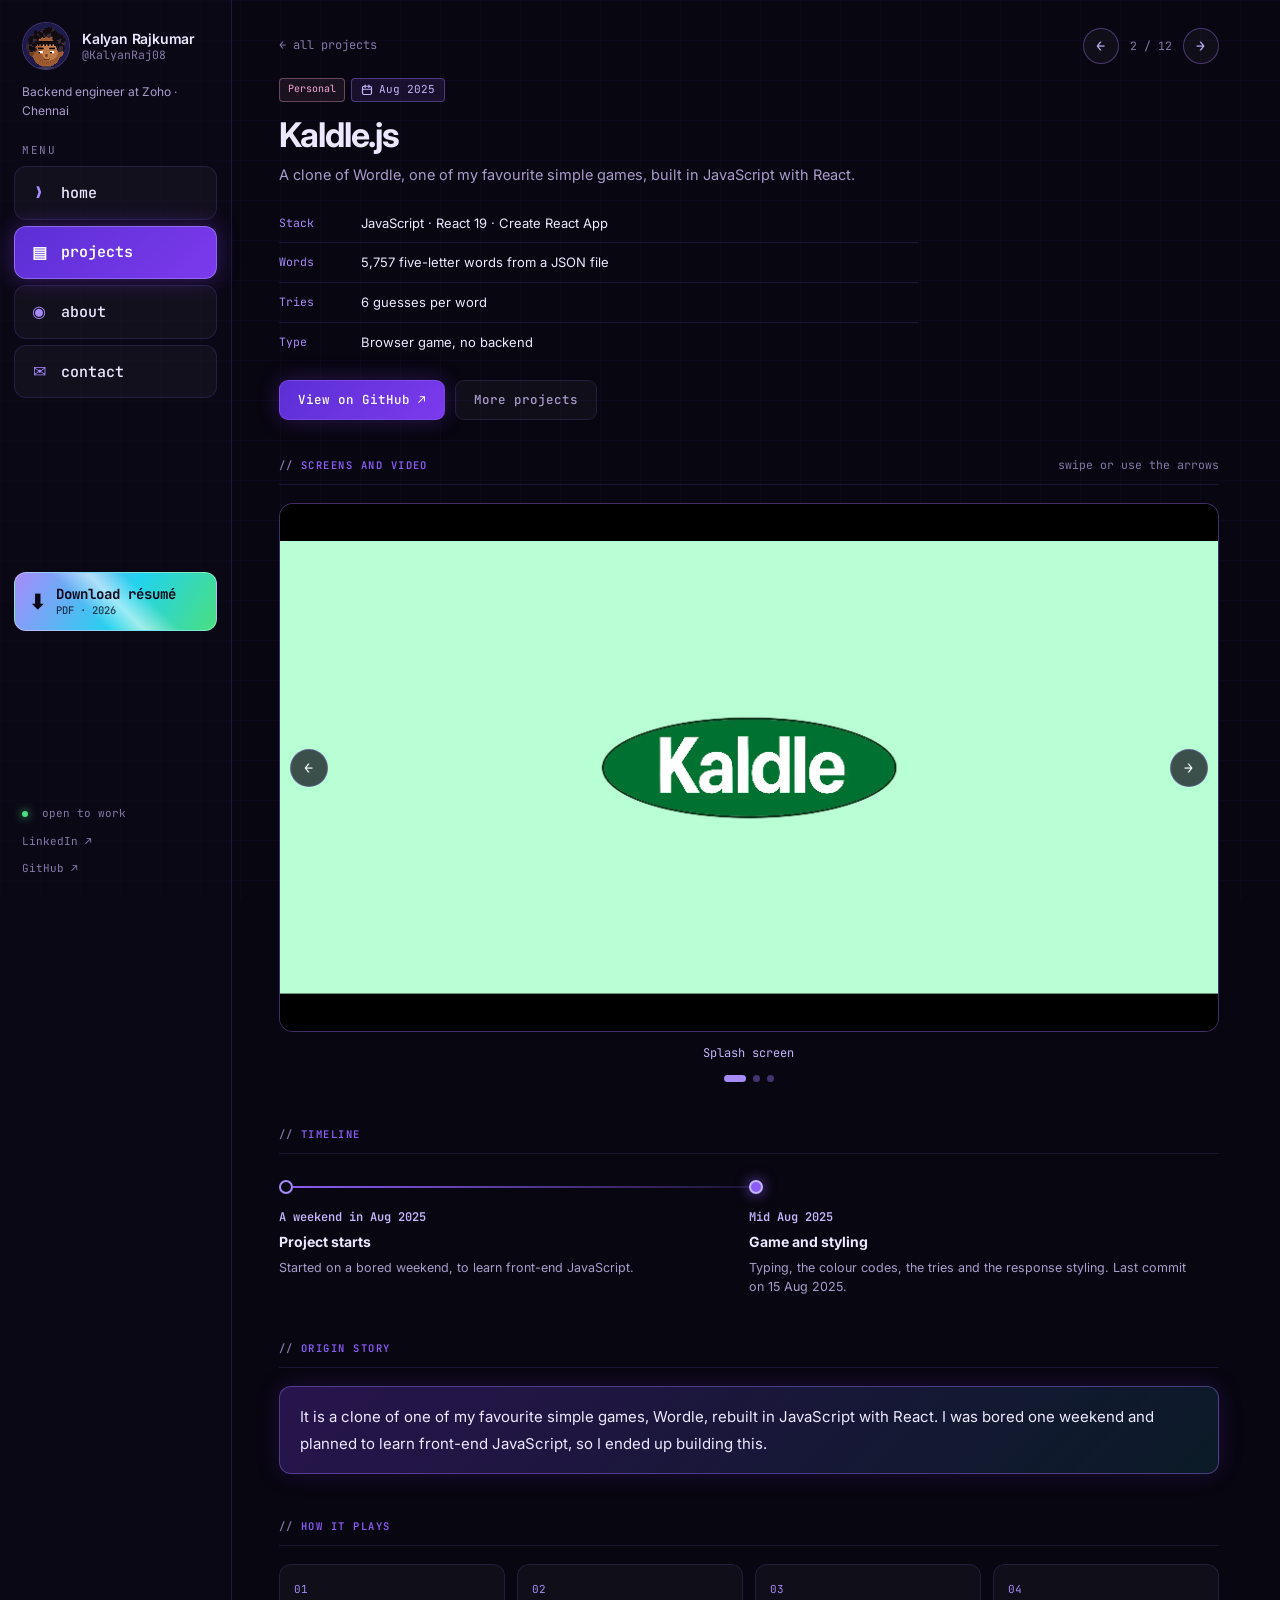
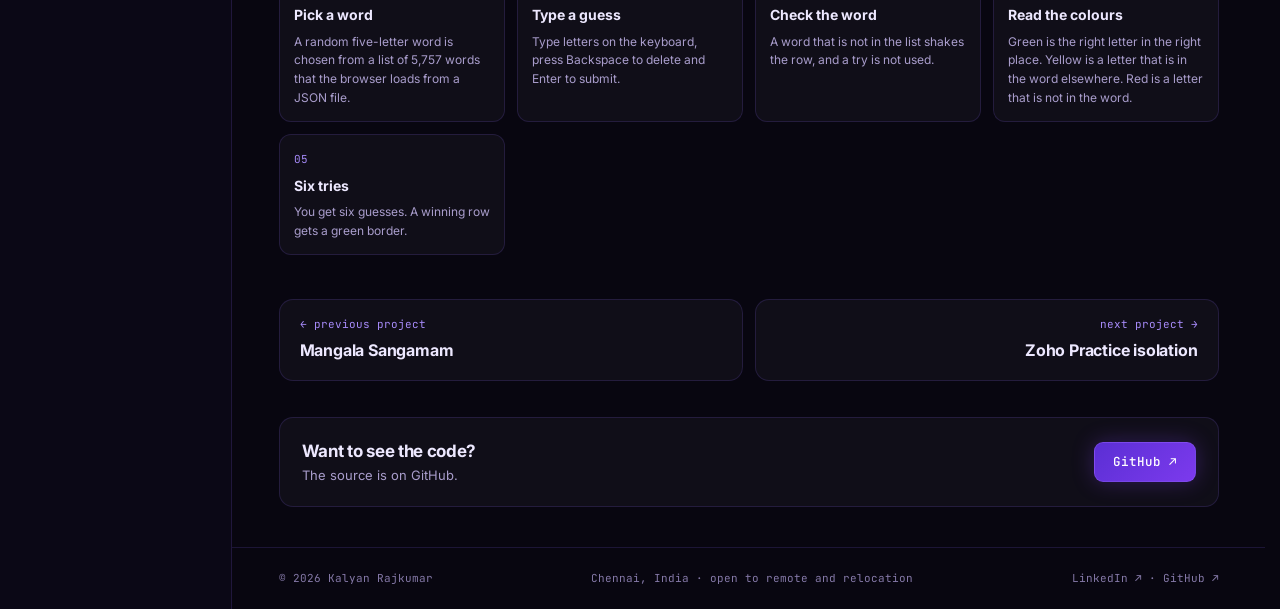
<file: kaldle-js.html>
<!DOCTYPE html>
<html lang="en">
<head>
  <meta charset="UTF-8" />
  <meta name="viewport" content="width=device-width, initial-scale=1.0" />
  <title>Kaldle.js — Kalyan Rajkumar</title>
  <meta name="description" content="A Wordle clone Kalyan built in JavaScript with React to learn front-end development." />
  <meta name="theme-color" content="#080610" />
  <meta property="og:type" content="website" />
  <meta property="og:title" content="Kaldle.js — Kalyan Rajkumar" />
  <meta property="og:description" content="A Wordle clone Kalyan built in JavaScript with React to learn front-end development." />
  <meta property="og:url" content="https://kalyanraj08.github.io/kaldle-js.html" />
  <meta property="og:image" content="https://kalyanraj08.github.io/assets/kalyan.jpg" />
  <meta name="twitter:card" content="summary" />
  <link rel="icon" href="assets/favicon.ico" sizes="any" />
  <link rel="icon" type="image/png" sizes="32x32" href="assets/favicon-32.png" />
  <link rel="icon" type="image/png" sizes="16x16" href="assets/favicon-16.png" />
  <link rel="apple-touch-icon" href="assets/apple-touch-icon.png" />
  <link rel="preconnect" href="https://fonts.googleapis.com" />
  <link rel="preconnect" href="https://fonts.gstatic.com" crossorigin />
  <link href="https://fonts.googleapis.com/css2?family=Inter:wght@400;500;600;700&family=JetBrains+Mono:wght@400;500;600&display=swap" rel="stylesheet" />
  <link rel="stylesheet" href="style.css?v=35" />
</head>
<body>
  <div class="shell">

    <!-- Left sidebar: wide screens -->
    <aside class="side" aria-label="Site menu">
      <div class="side-in">
        <a class="profile" href="index.html" aria-label="Kalyan Rajkumar, home">
          <img src="assets/avatar-192.png" alt="" width="48" height="48" />
          <span class="profile-text">
            <strong>Kalyan Rajkumar</strong>
            <span class="mono">@KalyanRaj08</span>
          </span>
        </a>
        <p class="profile-bio">Backend engineer at Zoho · Chennai</p>
        <div>
          <div class="side-label">menu</div>
          <nav class="side-nav">
            <a href="index.html"><i>❯</i>home</a><a href="projects.html" aria-current="page"><i>▤</i>projects</a><a href="about.html"><i>◉</i>about</a>
            <a href="about.html#contact" data-contact><i>✉</i>contact</a>
          </nav>
        </div>
        <div class="side-mid">
          <a class="side-resume" href="assets/KalyanRajkumar_Resume.pdf" download="Kalyan_Rajkumar_Resume.pdf">
            <span class="ico" aria-hidden="true">⬇</span>
            <span class="txt"><strong>Download résumé</strong><span class="mono">PDF · 2026</span></span>
          </a>
        </div>
        <div class="side-foot">
          <span><span class="dot"></span>&nbsp; open to work</span>
          <a href="https://www.linkedin.com/in/kalyan-rajkumar-karthikeyan-760a6b195" target="_blank" rel="noopener">LinkedIn ↗</a>
          <a href="https://github.com/KalyanRaj08" target="_blank" rel="noopener">GitHub ↗</a>
        </div>
      </div>
    </aside>

    <div class="content">
      <!-- Top bar: narrow screens -->
      <nav class="site-nav" aria-label="Site menu">
        <a class="profile small" href="index.html" aria-label="Kalyan Rajkumar, home">
          <img src="assets/avatar-192.png" alt="" width="32" height="32" />
          <span class="profile-text"><strong>Kalyan Rajkumar</strong></span>
        </a>
        <a class="btn-resume compact" href="assets/KalyanRajkumar_Resume.pdf" download="Kalyan_Rajkumar_Resume.pdf"><span class="ico" aria-hidden="true">⬇</span><span>Résumé</span></a>
        <div class="site-links">
          <a href="index.html">home</a><a href="projects.html" aria-current="page">projects</a><a href="about.html">about</a>
          <a href="about.html#contact" data-contact>contact</a>
        </div>
      </nav>

                  <main class="site-main pd-enter">
        <a class="back-link mono" href="projects.html">← all projects</a>

        <section class="pd-top no-photo">
          <div class="pd-intro">
            <div class="badges"><span class="badge personal">Personal</span><span class="when-chip mono"><svg viewBox="0 0 16 16" width="12" height="12" aria-hidden="true" fill="none" stroke="currentColor" stroke-width="1.6" stroke-linecap="round" stroke-linejoin="round"><rect x="2" y="3" width="12" height="11" rx="2"/><path d="M2 7h12M5.5 1.5v3M10.5 1.5v3"/></svg>Aug 2025</span></div>
            <h1>Kaldle.js</h1>
            <p class="pd-lead">A clone of Wordle, one of my favourite simple games, built in JavaScript with React.</p>
            <dl class="facts">
              <div><dt>Stack</dt><dd>JavaScript · React 19 · Create React App</dd></div>
              <div><dt>Words</dt><dd>5,757 five-letter words from a JSON file</dd></div>
              <div><dt>Tries</dt><dd>6 guesses per word</dd></div>
              <div><dt>Type</dt><dd>Browser game, no backend</dd></div>
            </dl>
            <div class="cta"><a class="btn pri" href="https://github.com/KalyanRaj08/KALDLE-JS" target="_blank" rel="noopener">View on GitHub ↗</a>
              <a class="btn" href="projects.html">More projects</a></div>
          </div>
        </section>

        <section class="block">
          <div class="sec-head"><h2 class="sec-label">screens and video</h2><span class="sec-link">swipe or use the arrows</span></div>
          <div class="gallery wide" id="gallery" aria-roledescription="carousel" aria-label="Kaldle.js screenshots">
            <div class="g-stage">
              <figure class="shot on" data-cap="Splash screen"><img src="assets/kaldle-splash.webp" alt="The Kaldle splash screen: the logo in a green oval on a mint background" draggable="false" /></figure>
              <figure class="shot" data-cap="A won round: the last row is all green"><img src="assets/kaldle-board-full.webp" alt="A finished Kaldle board with six guesses, the last row TREAD all green, and earlier rows coloured yellow, red and green" loading="lazy" draggable="false" /></figure>
              <figure class="shot" data-cap="Playing a round"><video controls preload="none" playsinline poster="assets/kaldle-play-poster-full.jpg" aria-label="Screen recording of a round of Kaldle being played"><source src="assets/kaldle-play-silent.mp4" type="video/mp4" /></video></figure>
              <button class="g-arrow prev" type="button" aria-label="Previous screenshot">←</button>
              <button class="g-arrow next" type="button" aria-label="Next screenshot">→</button>
            </div>
            <p class="g-cap mono" aria-live="polite"></p>
            <div class="g-dots" role="tablist" aria-label="Choose screenshot"></div>
          </div>
        </section>

        <section class="block">
          <div class="sec-head"><h2 class="sec-label">timeline</h2></div>
          <ol class="timeline">
            <li><span class="tl-date">A weekend in Aug 2025</span><b>Project starts</b><span class="tl-text">Started on a bored weekend, to learn front-end JavaScript.</span></li>
            <li><span class="tl-date">Mid Aug 2025</span><b>Game and styling</b><span class="tl-text">Typing, the colour codes, the tries and the response styling. Last commit on 15 Aug 2025.</span></li>
          </ol>
        </section>

        <section class="block">
          <div class="sec-head"><h2 class="sec-label">origin story</h2></div>
          <p class="origin-box">It is a clone of one of my favourite simple games, Wordle, rebuilt in JavaScript with React. I was bored one weekend and planned to learn front-end JavaScript, so I ended up building this.</p>
        </section>

        <section class="block">
          <div class="sec-head"><h2 class="sec-label">how it plays</h2></div>
          <ol class="path auto">
            <li><b>Pick a word</b><span>A random five-letter word is chosen from a list of 5,757 words that the browser loads from a JSON file.</span></li>
            <li><b>Type a guess</b><span>Type letters on the keyboard, press Backspace to delete and Enter to submit.</span></li>
            <li><b>Check the word</b><span>A word that is not in the list shakes the row, and a try is not used.</span></li>
            <li><b>Read the colours</b><span>Green is the right letter in the right place. Yellow is a letter that is in the word elsewhere. Red is a letter that is not in the word.</span></li>
            <li><b>Six tries</b><span>You get six guesses. A winning row gets a green border.</span></li>
          </ol>
        </section>

        <section class="strip">
          <div><h2>Want to see the code?</h2><p>The source is on GitHub.</p></div>
          <a class="btn pri" href="https://github.com/KalyanRaj08/KALDLE-JS" target="_blank" rel="noopener">GitHub ↗</a>
        </section>
      </main>


      <footer class="site-foot">
        <span>© 2026 Kalyan Rajkumar</span>
        <span>Chennai, India · open to remote and relocation</span>
        <span><a href="https://www.linkedin.com/in/kalyan-rajkumar-karthikeyan-760a6b195" target="_blank" rel="noopener">LinkedIn ↗</a> · <a href="https://github.com/KalyanRaj08" target="_blank" rel="noopener">GitHub ↗</a></span>
      </footer>
    </div>
  </div>
  <script src="script.js?v=35"></script>
</body>
</html>
</file>
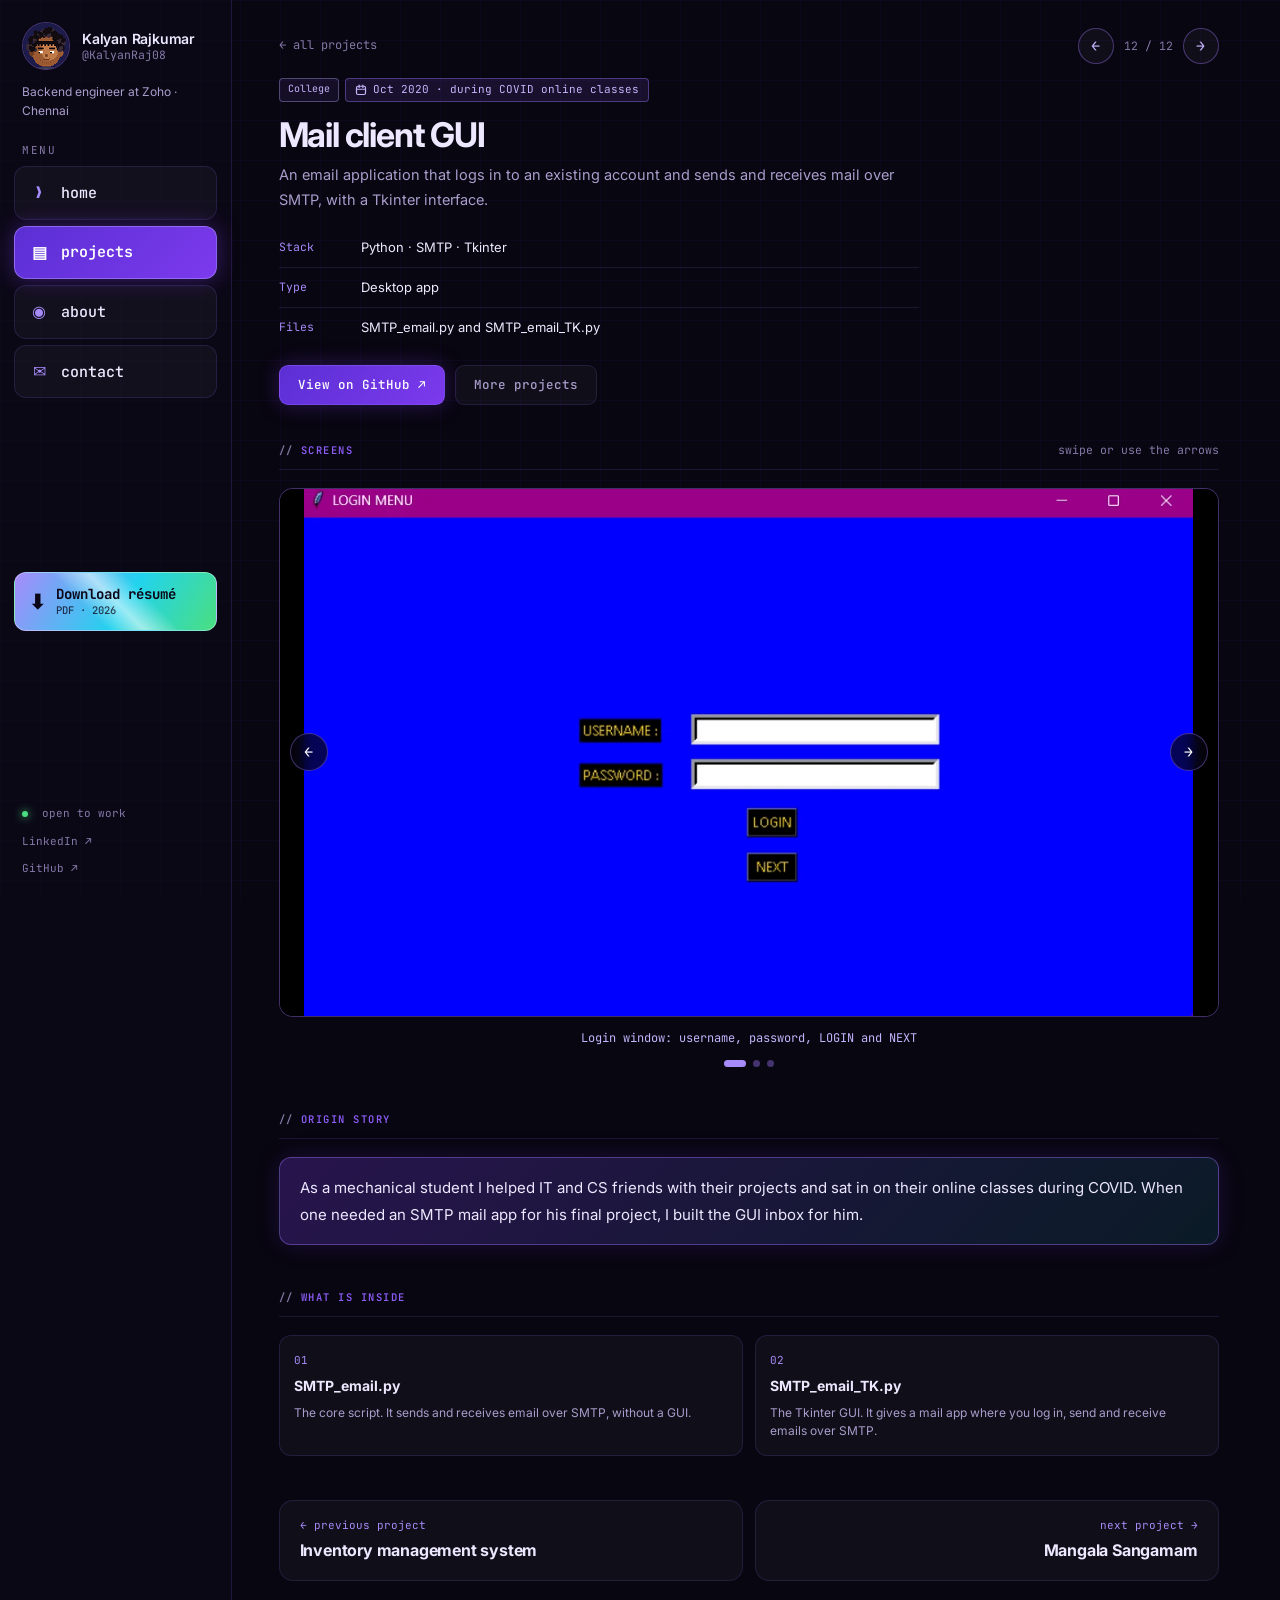
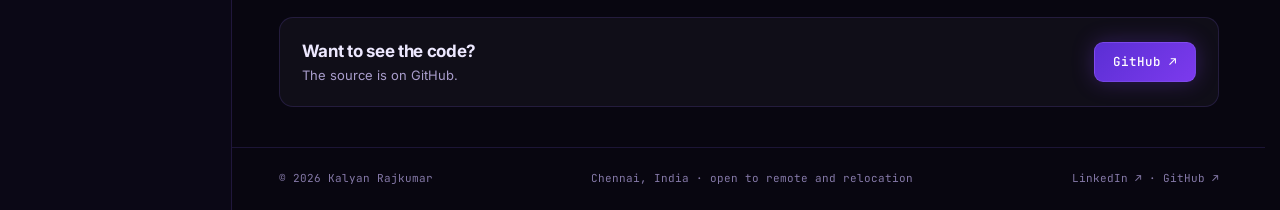
<file: mail-client-gui.html>
<!DOCTYPE html>
<html lang="en">
<head>
  <meta charset="UTF-8" />
  <meta name="viewport" content="width=device-width, initial-scale=1.0" />
  <title>Mail client GUI — Kalyan Rajkumar</title>
  <meta name="description" content="A Python email app built on SMTP with a Tkinter interface to log in, send and receive mail." />
  <meta name="theme-color" content="#080610" />
  <meta property="og:type" content="website" />
  <meta property="og:title" content="Mail client GUI — Kalyan Rajkumar" />
  <meta property="og:description" content="A Python email app built on SMTP with a Tkinter interface to log in, send and receive mail." />
  <meta property="og:url" content="https://kalyanraj08.github.io/mail-client-gui.html" />
  <meta property="og:image" content="https://kalyanraj08.github.io/assets/kalyan.jpg" />
  <meta name="twitter:card" content="summary" />
  <link rel="icon" href="assets/favicon.ico" sizes="any" />
  <link rel="icon" type="image/png" sizes="32x32" href="assets/favicon-32.png" />
  <link rel="icon" type="image/png" sizes="16x16" href="assets/favicon-16.png" />
  <link rel="apple-touch-icon" href="assets/apple-touch-icon.png" />
  <link rel="preconnect" href="https://fonts.googleapis.com" />
  <link rel="preconnect" href="https://fonts.gstatic.com" crossorigin />
  <link href="https://fonts.googleapis.com/css2?family=Inter:wght@400;500;600;700&family=JetBrains+Mono:wght@400;500;600&display=swap" rel="stylesheet" />
  <link rel="stylesheet" href="style.css?v=35" />
</head>
<body>
  <div class="shell">

    <!-- Left sidebar: wide screens -->
    <aside class="side" aria-label="Site menu">
      <div class="side-in">
        <a class="profile" href="index.html" aria-label="Kalyan Rajkumar, home">
          <img src="assets/avatar-192.png" alt="" width="48" height="48" />
          <span class="profile-text">
            <strong>Kalyan Rajkumar</strong>
            <span class="mono">@KalyanRaj08</span>
          </span>
        </a>
        <p class="profile-bio">Backend engineer at Zoho · Chennai</p>
        <div>
          <div class="side-label">menu</div>
          <nav class="side-nav">
            <a href="index.html"><i>❯</i>home</a><a href="projects.html" aria-current="page"><i>▤</i>projects</a><a href="about.html"><i>◉</i>about</a>
            <a href="about.html#contact" data-contact><i>✉</i>contact</a>
          </nav>
        </div>
        <div class="side-mid">
          <a class="side-resume" href="assets/KalyanRajkumar_Resume.pdf" download="Kalyan_Rajkumar_Resume.pdf">
            <span class="ico" aria-hidden="true">⬇</span>
            <span class="txt"><strong>Download résumé</strong><span class="mono">PDF · 2026</span></span>
          </a>
        </div>
        <div class="side-foot">
          <span><span class="dot"></span>&nbsp; open to work</span>
          <a href="https://www.linkedin.com/in/kalyan-rajkumar-karthikeyan-760a6b195" target="_blank" rel="noopener">LinkedIn ↗</a>
          <a href="https://github.com/KalyanRaj08" target="_blank" rel="noopener">GitHub ↗</a>
        </div>
      </div>
    </aside>

    <div class="content">
      <!-- Top bar: narrow screens -->
      <nav class="site-nav" aria-label="Site menu">
        <a class="profile small" href="index.html" aria-label="Kalyan Rajkumar, home">
          <img src="assets/avatar-192.png" alt="" width="32" height="32" />
          <span class="profile-text"><strong>Kalyan Rajkumar</strong></span>
        </a>
        <a class="btn-resume compact" href="assets/KalyanRajkumar_Resume.pdf" download="Kalyan_Rajkumar_Resume.pdf"><span class="ico" aria-hidden="true">⬇</span><span>Résumé</span></a>
        <div class="site-links">
          <a href="index.html">home</a><a href="projects.html" aria-current="page">projects</a><a href="about.html">about</a>
          <a href="about.html#contact" data-contact>contact</a>
        </div>
      </nav>

                  <main class="site-main pd-enter">
        <a class="back-link mono" href="projects.html">← all projects</a>

        <section class="pd-top no-photo">
          <div class="pd-intro">
            <div class="badges"><span class="badge college">College</span><span class="when-chip mono"><svg viewBox="0 0 16 16" width="12" height="12" aria-hidden="true" fill="none" stroke="currentColor" stroke-width="1.6" stroke-linecap="round" stroke-linejoin="round"><rect x="2" y="3" width="12" height="11" rx="2"/><path d="M2 7h12M5.5 1.5v3M10.5 1.5v3"/></svg>Oct 2020 · during COVID online classes</span></div>
            <h1>Mail client GUI</h1>
            <p class="pd-lead">An email application that logs in to an existing account and sends and receives mail over SMTP, with a Tkinter interface.</p>
            <dl class="facts">
              <div><dt>Stack</dt><dd>Python · SMTP · Tkinter</dd></div>
              <div><dt>Type</dt><dd>Desktop app</dd></div>
              <div><dt>Files</dt><dd>SMTP_email.py and SMTP_email_TK.py</dd></div>
            </dl>
            <div class="cta"><a class="btn pri" href="https://github.com/KalyanRaj08/SMTP-EMAIL-GUI" target="_blank" rel="noopener">View on GitHub ↗</a>
              <a class="btn" href="projects.html">More projects</a></div>
          </div>
        </section>

        <section class="block">
          <div class="sec-head"><h2 class="sec-label">screens</h2><span class="sec-link">swipe or use the arrows</span></div>
          <div class="gallery wide" id="gallery" aria-roledescription="carousel" aria-label="Mail client GUI screenshots">
            <div class="g-stage">
              <figure class="shot on" data-cap="Login window: username, password, LOGIN and NEXT"><img src="assets/mail-login.webp" alt="Login window with username and password fields and Login and Next buttons on a blue background" draggable="false" /></figure>
              <figure class="shot" data-cap="Inbox: your messages and a REFRESH button"><img src="assets/mail-inbox.webp" alt="Inbox window with a message area and a Refresh button, under a menu bar" loading="lazy" draggable="false" /></figure>
              <figure class="shot" data-cap="Compose: receiver, subject, message and SEND"><img src="assets/mail-compose.webp" alt="Compose window with receiver, subject and message fields and a Send button" loading="lazy" draggable="false" /></figure>
              <button class="g-arrow prev" type="button" aria-label="Previous screenshot">←</button>
              <button class="g-arrow next" type="button" aria-label="Next screenshot">→</button>
            </div>
            <p class="g-cap mono" aria-live="polite"></p>
            <div class="g-dots" role="tablist" aria-label="Choose screenshot"></div>
          </div>
        </section>

        <section class="block">
          <div class="sec-head"><h2 class="sec-label">origin story</h2></div>
          <p class="origin-box">As a mechanical student I helped IT and CS friends with their projects and sat in on their online classes during COVID. When one needed an SMTP mail app for his final project, I built the GUI inbox for him.</p>
        </section>

        <section class="block">
          <div class="sec-head"><h2 class="sec-label">what is inside</h2></div>
          <ol class="path auto">
            <li><b>SMTP_email.py</b><span>The core script. It sends and receives email over SMTP, without a GUI.</span></li>
            <li><b>SMTP_email_TK.py</b><span>The Tkinter GUI. It gives a mail app where you log in, send and receive emails over SMTP.</span></li>
          </ol>
        </section>

        <section class="strip">
          <div><h2>Want to see the code?</h2><p>The source is on GitHub.</p></div>
          <a class="btn pri" href="https://github.com/KalyanRaj08/SMTP-EMAIL-GUI" target="_blank" rel="noopener">GitHub ↗</a>
        </section>
      </main>


      <footer class="site-foot">
        <span>© 2026 Kalyan Rajkumar</span>
        <span>Chennai, India · open to remote and relocation</span>
        <span><a href="https://www.linkedin.com/in/kalyan-rajkumar-karthikeyan-760a6b195" target="_blank" rel="noopener">LinkedIn ↗</a> · <a href="https://github.com/KalyanRaj08" target="_blank" rel="noopener">GitHub ↗</a></span>
      </footer>
    </div>
  </div>
  <script src="script.js?v=35"></script>
</body>
</html>
</file>
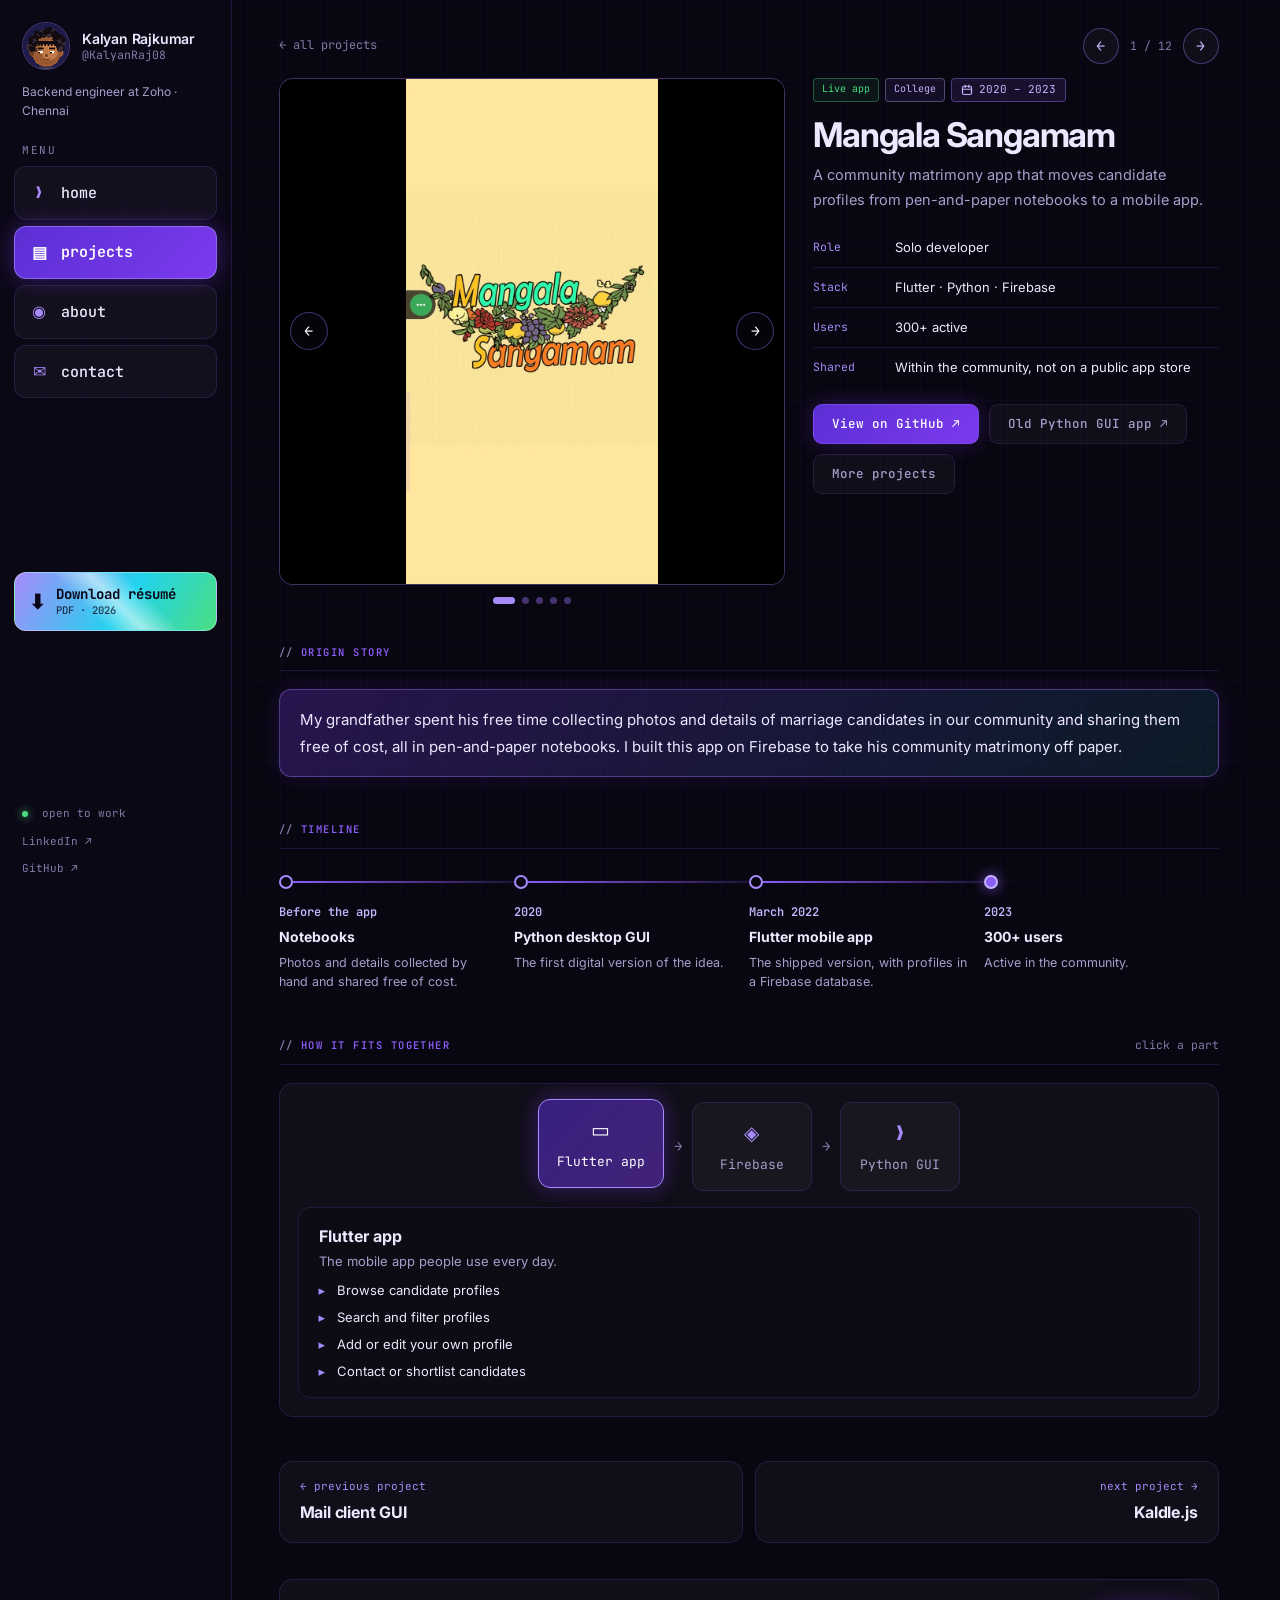
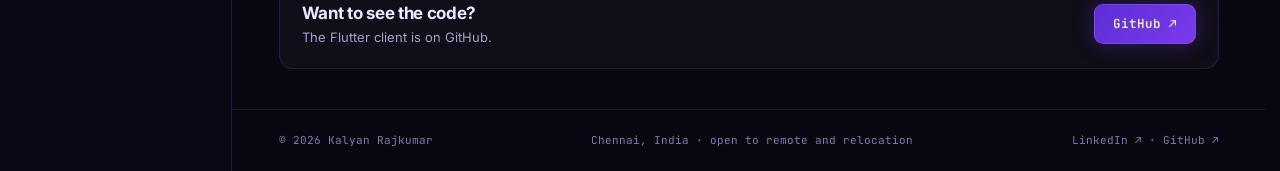
<file: mangala-sangamam.html>
<!DOCTYPE html>
<html lang="en">
<head>
  <meta charset="UTF-8" />
  <meta name="viewport" content="width=device-width, initial-scale=1.0" />
  <title>Mangala Sangamam — Kalyan Rajkumar</title>
  <meta name="description" content="A community matrimony app built with Flutter and Firebase that moved candidate profiles from paper notebooks to a mobile app. 300+ active users." />
  <meta name="theme-color" content="#080610" />
  <meta property="og:type" content="website" />
  <meta property="og:title" content="Mangala Sangamam — Kalyan Rajkumar" />
  <meta property="og:description" content="A community matrimony app built with Flutter and Firebase that moved candidate profiles from paper notebooks to a mobile app. 300+ active users." />
  <meta property="og:url" content="https://kalyanraj08.github.io/mangala-sangamam.html" />
  <meta property="og:image" content="https://kalyanraj08.github.io/assets/kalyan.jpg" />
  <meta name="twitter:card" content="summary" />
  <link rel="icon" href="assets/favicon.ico" sizes="any" />
  <link rel="icon" type="image/png" sizes="32x32" href="assets/favicon-32.png" />
  <link rel="icon" type="image/png" sizes="16x16" href="assets/favicon-16.png" />
  <link rel="apple-touch-icon" href="assets/apple-touch-icon.png" />
  <link rel="preconnect" href="https://fonts.googleapis.com" />
  <link rel="preconnect" href="https://fonts.gstatic.com" crossorigin />
  <link href="https://fonts.googleapis.com/css2?family=Inter:wght@400;500;600;700&family=JetBrains+Mono:wght@400;500;600&display=swap" rel="stylesheet" />
  <link rel="stylesheet" href="style.css?v=35" />
</head>
<body>
  <div class="shell">

    <!-- Left sidebar: wide screens -->
    <aside class="side" aria-label="Site menu">
      <div class="side-in">
        <a class="profile" href="index.html" aria-label="Kalyan Rajkumar, home">
          <img src="assets/avatar-192.png" alt="" width="48" height="48" />
          <span class="profile-text">
            <strong>Kalyan Rajkumar</strong>
            <span class="mono">@KalyanRaj08</span>
          </span>
        </a>
        <p class="profile-bio">Backend engineer at Zoho · Chennai</p>
        <div>
          <div class="side-label">menu</div>
          <nav class="side-nav">
            <a href="index.html"><i>❯</i>home</a><a href="projects.html" aria-current="page"><i>▤</i>projects</a><a href="about.html"><i>◉</i>about</a>
            <a href="about.html#contact" data-contact><i>✉</i>contact</a>
          </nav>
        </div>
        <div class="side-mid">
          <a class="side-resume" href="assets/KalyanRajkumar_Resume.pdf" download="Kalyan_Rajkumar_Resume.pdf">
            <span class="ico" aria-hidden="true">⬇</span>
            <span class="txt"><strong>Download résumé</strong><span class="mono">PDF · 2026</span></span>
          </a>
        </div>
        <div class="side-foot">
          <span><span class="dot"></span>&nbsp; open to work</span>
          <a href="https://www.linkedin.com/in/kalyan-rajkumar-karthikeyan-760a6b195" target="_blank" rel="noopener">LinkedIn ↗</a>
          <a href="https://github.com/KalyanRaj08" target="_blank" rel="noopener">GitHub ↗</a>
        </div>
      </div>
    </aside>

    <div class="content">
      <!-- Top bar: narrow screens -->
      <nav class="site-nav" aria-label="Site menu">
        <a class="profile small" href="index.html" aria-label="Kalyan Rajkumar, home">
          <img src="assets/avatar-192.png" alt="" width="32" height="32" />
          <span class="profile-text"><strong>Kalyan Rajkumar</strong></span>
        </a>
        <a class="btn-resume compact" href="assets/KalyanRajkumar_Resume.pdf" download="Kalyan_Rajkumar_Resume.pdf"><span class="ico" aria-hidden="true">⬇</span><span>Résumé</span></a>
        <div class="site-links">
          <a href="index.html">home</a><a href="projects.html" aria-current="page">projects</a><a href="about.html">about</a>
          <a href="about.html#contact" data-contact>contact</a>
        </div>
      </nav>

            <main class="site-main pd-enter">
        <a class="back-link mono" href="projects.html">← all projects</a>

        <section class="pd-top">
          <div class="gallery" id="gallery" aria-roledescription="carousel" aria-label="Mangala Sangamam photos">
            <div class="g-stage">
              <figure class="shot on" style="--bg:url('assets/mangala-logo.webp')"><img src="assets/mangala-logo.webp" alt="Mangala Sangamam splash screen with the app logo" draggable="false" /></figure>
              <figure class="shot" style="--bg:url('assets/mangala-login.webp')"><img src="assets/mangala-login.webp" alt="Login screen with username and password fields, a login button and a signup link" loading="lazy" draggable="false" /></figure>
              <figure class="shot" style="--bg:url('assets/mangala-home.webp')"><img src="assets/mangala-home.webp" alt="Home screen with options to validate requested users and see details of interested people" loading="lazy" draggable="false" /></figure>
              <figure class="shot" style="--bg:url('assets/mangala-list.webp')"><img src="assets/mangala-list.webp" alt="Candidate list with a search bar and an age badge for each person. Names, cities and jobs are blurred for privacy" loading="lazy" draggable="false" /></figure>
              <figure class="shot" style="--bg:url('assets/mangala-details.webp')"><img src="assets/mangala-details.webp" alt="Candidate details screen with an Info and a Photo tab. Personal details are blurred for privacy" loading="lazy" draggable="false" /></figure>
              <button class="g-arrow prev" type="button" aria-label="Previous photo">←</button>
              <button class="g-arrow next" type="button" aria-label="Next photo">→</button>
            </div>
            <div class="g-dots" role="tablist" aria-label="Choose photo"></div>
          </div>

          <div class="pd-intro">
            <div class="badges"><span class="badge live">Live app</span><span class="badge college">College</span><span class="when-chip mono"><svg viewBox="0 0 16 16" width="12" height="12" aria-hidden="true" fill="none" stroke="currentColor" stroke-width="1.6" stroke-linecap="round" stroke-linejoin="round"><rect x="2" y="3" width="12" height="11" rx="2"/><path d="M2 7h12M5.5 1.5v3M10.5 1.5v3"/></svg>2020 – 2023</span></div>
            <h1>Mangala Sangamam</h1>
            <p class="pd-lead">A community matrimony app that moves candidate profiles from pen-and-paper notebooks to a mobile app.</p>
            <dl class="facts">
              <div><dt>Role</dt><dd>Solo developer</dd></div>
              <div><dt>Stack</dt><dd>Flutter · Python · Firebase</dd></div>
              <div><dt>Users</dt><dd>300+ active</dd></div>
              <div><dt>Shared</dt><dd>Within the community, not on a public app store</dd></div>
            </dl>
            <div class="cta">
              <a class="btn pri" href="https://github.com/KalyanRaj08/ManagalaSangamamClient" target="_blank" rel="noopener">View on GitHub ↗</a>
              <a class="btn" href="https://github.com/KalyanRaj08/Marriage-Form" target="_blank" rel="noopener">Old Python GUI app ↗</a>
              <a class="btn" href="projects.html">More projects</a>
            </div>
          </div>
        </section>

        <section class="block">
          <div class="sec-head"><h2 class="sec-label">origin story</h2></div>
          <p class="origin-box">My grandfather spent his free time collecting photos and details of marriage candidates in our community and sharing them free of cost, all in pen-and-paper notebooks. I built this app on Firebase to take his community matrimony off paper.</p>
        </section>

        <section class="block">
          <div class="sec-head"><h2 class="sec-label">timeline</h2></div>
          <ol class="timeline">
            <li><span class="tl-date">Before the app</span><b>Notebooks</b><span class="tl-text">Photos and details collected by hand and shared free of cost.</span></li>
            <li><span class="tl-date">2020</span><b>Python desktop GUI</b><span class="tl-text">The first digital version of the idea.</span></li>
            <li><span class="tl-date">March 2022</span><b>Flutter mobile app</b><span class="tl-text">The shipped version, with profiles in a Firebase database.</span></li>
            <li><span class="tl-date">2023</span><b>300+ users</b><span class="tl-text">Active in the community.</span></li>
          </ol>
        </section>

        <section class="block" id="arch">
          <div class="sec-head"><h2 class="sec-label">how it fits together</h2><span class="sec-link">click a part</span></div>
          <div class="arch">
            <div class="arch-flow" role="group" aria-label="System parts">
              <button class="node on" type="button" data-node="app" aria-pressed="true"><i aria-hidden="true">▭</i><span>Flutter app</span></button>
              <span class="arch-arrow" aria-hidden="true">→</span>
              <button class="node" type="button" data-node="firebase" aria-pressed="false"><i aria-hidden="true">◈</i><span>Firebase</span></button>
              <span class="arch-arrow" aria-hidden="true">→</span>
              <button class="node" type="button" data-node="python" aria-pressed="false"><i aria-hidden="true">❯</i><span>Python GUI</span></button>
            </div>
            <div class="arch-info" aria-live="polite">
              <div class="arch-pane on" data-pane="app">
                <h3>Flutter app</h3>
                <p>The mobile app people use every day.</p>
                <ul>
                  <li>Browse candidate profiles</li>
                  <li>Search and filter profiles</li>
                  <li>Add or edit your own profile</li>
                  <li>Contact or shortlist candidates</li>
                </ul>
              </div>
              <div class="arch-pane" data-pane="firebase" hidden>
                <h3>Firebase</h3>
                <p>The backend that holds the data.</p>
                <ul>
                  <li>NoSQL database for profile data</li>
                  <li>Storage for profile photos</li>
                </ul>
              </div>
              <div class="arch-pane" data-pane="python" hidden>
                <h3>Python desktop GUI</h3>
                <p>Where the project started.</p>
                <ul>
                  <li>The first version was a desktop GUI written in Python (<a class="inline-link" href="https://github.com/KalyanRaj08/Marriage-Form" target="_blank" rel="noopener">view the repo ↗</a>)</li>
                  <li>It later moved to a Flutter mobile app</li>
                </ul>
              </div>
            </div>
          </div>
        </section>

        <section class="strip">
          <div><h2>Want to see the code?</h2><p>The Flutter client is on GitHub.</p></div>
          <a class="btn pri" href="https://github.com/KalyanRaj08/ManagalaSangamamClient" target="_blank" rel="noopener">GitHub ↗</a>
        </section>
      </main>


      <footer class="site-foot">
        <span>© 2026 Kalyan Rajkumar</span>
        <span>Chennai, India · open to remote and relocation</span>
        <span><a href="https://www.linkedin.com/in/kalyan-rajkumar-karthikeyan-760a6b195" target="_blank" rel="noopener">LinkedIn ↗</a> · <a href="https://github.com/KalyanRaj08" target="_blank" rel="noopener">GitHub ↗</a></span>
      </footer>
    </div>
  </div>
  <script src="script.js?v=35"></script>
</body>
</html>
</file>
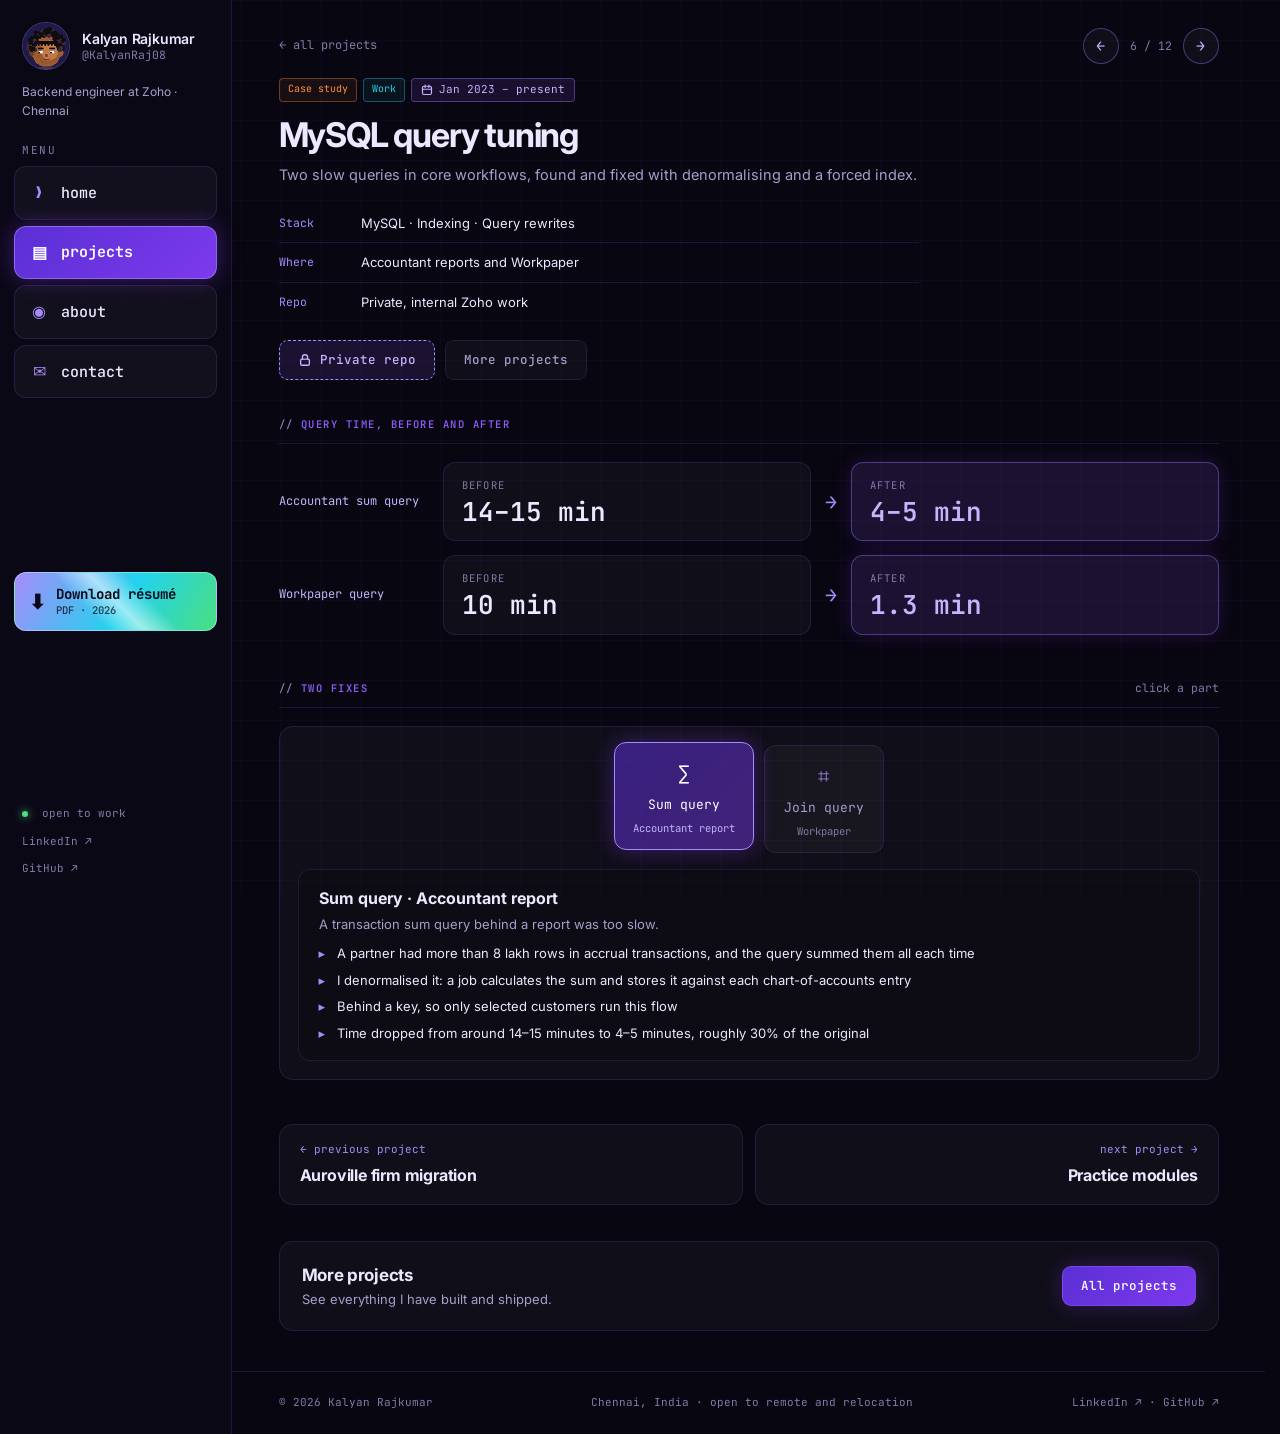
<file: mysql-query-tuning.html>
<!DOCTYPE html>
<html lang="en">
<head>
  <meta charset="UTF-8" />
  <meta name="viewport" content="width=device-width, initial-scale=1.0" />
  <title>MySQL query tuning — Kalyan Rajkumar</title>
  <meta name="description" content="Two slow MySQL queries Kalyan fixed at Zoho: a 15 minute report query cut to about 4 minutes and a 10 minute query cut to 1.3 minutes." />
  <meta name="theme-color" content="#080610" />
  <meta property="og:type" content="website" />
  <meta property="og:title" content="MySQL query tuning — Kalyan Rajkumar" />
  <meta property="og:description" content="Two slow MySQL queries Kalyan fixed at Zoho: a 15 minute report query cut to about 4 minutes and a 10 minute query cut to 1.3 minutes." />
  <meta property="og:url" content="https://kalyanraj08.github.io/mysql-query-tuning.html" />
  <meta property="og:image" content="https://kalyanraj08.github.io/assets/kalyan.jpg" />
  <meta name="twitter:card" content="summary" />
  <link rel="icon" href="assets/favicon.ico" sizes="any" />
  <link rel="icon" type="image/png" sizes="32x32" href="assets/favicon-32.png" />
  <link rel="icon" type="image/png" sizes="16x16" href="assets/favicon-16.png" />
  <link rel="apple-touch-icon" href="assets/apple-touch-icon.png" />
  <link rel="preconnect" href="https://fonts.googleapis.com" />
  <link rel="preconnect" href="https://fonts.gstatic.com" crossorigin />
  <link href="https://fonts.googleapis.com/css2?family=Inter:wght@400;500;600;700&family=JetBrains+Mono:wght@400;500;600&display=swap" rel="stylesheet" />
  <link rel="stylesheet" href="style.css?v=35" />
</head>
<body>
  <div class="shell">

    <!-- Left sidebar: wide screens -->
    <aside class="side" aria-label="Site menu">
      <div class="side-in">
        <a class="profile" href="index.html" aria-label="Kalyan Rajkumar, home">
          <img src="assets/avatar-192.png" alt="" width="48" height="48" />
          <span class="profile-text">
            <strong>Kalyan Rajkumar</strong>
            <span class="mono">@KalyanRaj08</span>
          </span>
        </a>
        <p class="profile-bio">Backend engineer at Zoho · Chennai</p>
        <div>
          <div class="side-label">menu</div>
          <nav class="side-nav">
            <a href="index.html"><i>❯</i>home</a><a href="projects.html" aria-current="page"><i>▤</i>projects</a><a href="about.html"><i>◉</i>about</a>
            <a href="about.html#contact" data-contact><i>✉</i>contact</a>
          </nav>
        </div>
        <div class="side-mid">
          <a class="side-resume" href="assets/KalyanRajkumar_Resume.pdf" download="Kalyan_Rajkumar_Resume.pdf">
            <span class="ico" aria-hidden="true">⬇</span>
            <span class="txt"><strong>Download résumé</strong><span class="mono">PDF · 2026</span></span>
          </a>
        </div>
        <div class="side-foot">
          <span><span class="dot"></span>&nbsp; open to work</span>
          <a href="https://www.linkedin.com/in/kalyan-rajkumar-karthikeyan-760a6b195" target="_blank" rel="noopener">LinkedIn ↗</a>
          <a href="https://github.com/KalyanRaj08" target="_blank" rel="noopener">GitHub ↗</a>
        </div>
      </div>
    </aside>

    <div class="content">
      <!-- Top bar: narrow screens -->
      <nav class="site-nav" aria-label="Site menu">
        <a class="profile small" href="index.html" aria-label="Kalyan Rajkumar, home">
          <img src="assets/avatar-192.png" alt="" width="32" height="32" />
          <span class="profile-text"><strong>Kalyan Rajkumar</strong></span>
        </a>
        <a class="btn-resume compact" href="assets/KalyanRajkumar_Resume.pdf" download="Kalyan_Rajkumar_Resume.pdf"><span class="ico" aria-hidden="true">⬇</span><span>Résumé</span></a>
        <div class="site-links">
          <a href="index.html">home</a><a href="projects.html" aria-current="page">projects</a><a href="about.html">about</a>
          <a href="about.html#contact" data-contact>contact</a>
        </div>
      </nav>

                  <main class="site-main pd-enter">
        <a class="back-link mono" href="projects.html">← all projects</a>

        <section class="pd-top no-photo">
          <div class="pd-intro">
            <div class="badges"><span class="badge case">Case study</span><span class="badge work">Work</span><span class="when-chip mono"><svg viewBox="0 0 16 16" width="12" height="12" aria-hidden="true" fill="none" stroke="currentColor" stroke-width="1.6" stroke-linecap="round" stroke-linejoin="round"><rect x="2" y="3" width="12" height="11" rx="2"/><path d="M2 7h12M5.5 1.5v3M10.5 1.5v3"/></svg>Jan 2023 – present</span></div>
            <h1>MySQL query tuning</h1>
            <p class="pd-lead">Two slow queries in core workflows, found and fixed with denormalising and a forced index.</p>
            <dl class="facts">
              <div><dt>Stack</dt><dd>MySQL · Indexing · Query rewrites</dd></div>
              <div><dt>Where</dt><dd>Accountant reports and Workpaper</dd></div>
              <div><dt>Repo</dt><dd>Private, internal Zoho work</dd></div>
            </dl>
            <div class="cta"><span class="btn private-pill" title="The code is internal Zoho work"><svg viewBox="0 0 16 16" width="14" height="14" aria-hidden="true" fill="none" stroke="currentColor" stroke-width="1.5" stroke-linecap="round" stroke-linejoin="round"><rect x="3" y="7" width="10" height="7" rx="1.5"/><path d="M5 7V5a3 3 0 0 1 6 0v2"/></svg> Private repo</span>
              <a class="btn" href="projects.html">More projects</a></div>
          </div>
        </section>

        <section class="block">
          <div class="sec-head"><h2 class="sec-label">query time, before and after</h2></div>
          <div class="ba-list">
            <div class="ba">
              <div class="ba-name mono">Accountant sum query</div>
              <div class="ba-card"><span class="mono">before</span><b>14–15 min</b></div>
              <div class="ba-arrow" aria-hidden="true">→</div>
              <div class="ba-card after"><span class="mono">after</span><b>4–5 min</b></div>
            </div>
            <div class="ba">
              <div class="ba-name mono">Workpaper query</div>
              <div class="ba-card"><span class="mono">before</span><b>10 min</b></div>
              <div class="ba-arrow" aria-hidden="true">→</div>
              <div class="ba-card after"><span class="mono">after</span><b>1.3 min</b></div>
            </div>
          </div>
        </section>

        <section class="block" id="arch">
          <div class="sec-head"><h2 class="sec-label">two fixes</h2><span class="sec-link">click a part</span></div>
          <div class="arch">
            <div class="arch-flow" role="group" aria-label="Parts">
              <button class="node on" type="button" data-node="sum" aria-pressed="true"><i aria-hidden="true">∑</i><span>Sum query</span><small>Accountant report</small></button>
              <button class="node" type="button" data-node="wp" aria-pressed="false"><i aria-hidden="true">⌗</i><span>Join query</span><small>Workpaper</small></button>
            </div>
            <div class="arch-info" aria-live="polite">
              <div class="arch-pane on" data-pane="sum">
                <h3>Sum query · Accountant report</h3>
                <p>A transaction sum query behind a report was too slow.</p>
                <ul>
                  <li>A partner had more than 8 lakh rows in accrual transactions, and the query summed them all each time</li>
                  <li>I denormalised it: a job calculates the sum and stores it against each chart-of-accounts entry</li>
                  <li>Behind a key, so only selected customers run this flow</li>
                  <li>Time dropped from around 14–15 minutes to 4–5 minutes, roughly 30% of the original</li>
                </ul>
              </div>
              <div class="arch-pane" data-pane="wp" hidden>
                <h3>Join query · Workpaper</h3>
                <p>A Workpaper query ran for about 10 minutes.</p>
                <ul>
                  <li>A foreign key join was not using its index and ran as if the columns were not indexed</li>
                  <li>The cause: an earlier left join created an intermediate table, so the index was ignored</li>
                  <li>Fix: a forced index, so the values are read from the index</li>
                  <li>Time dropped from about 10 minutes to 1.3 minutes</li>
                </ul>
              </div>
            </div>
          </div>
        </section>

        <section class="strip">
          <div><h2>More projects</h2><p>See everything I have built and shipped.</p></div>
          <a class="btn pri" href="projects.html">All projects</a>
        </section>
      </main>


      <footer class="site-foot">
        <span>© 2026 Kalyan Rajkumar</span>
        <span>Chennai, India · open to remote and relocation</span>
        <span><a href="https://www.linkedin.com/in/kalyan-rajkumar-karthikeyan-760a6b195" target="_blank" rel="noopener">LinkedIn ↗</a> · <a href="https://github.com/KalyanRaj08" target="_blank" rel="noopener">GitHub ↗</a></span>
      </footer>
    </div>
  </div>
  <script src="script.js?v=35"></script>
</body>
</html>
</file>
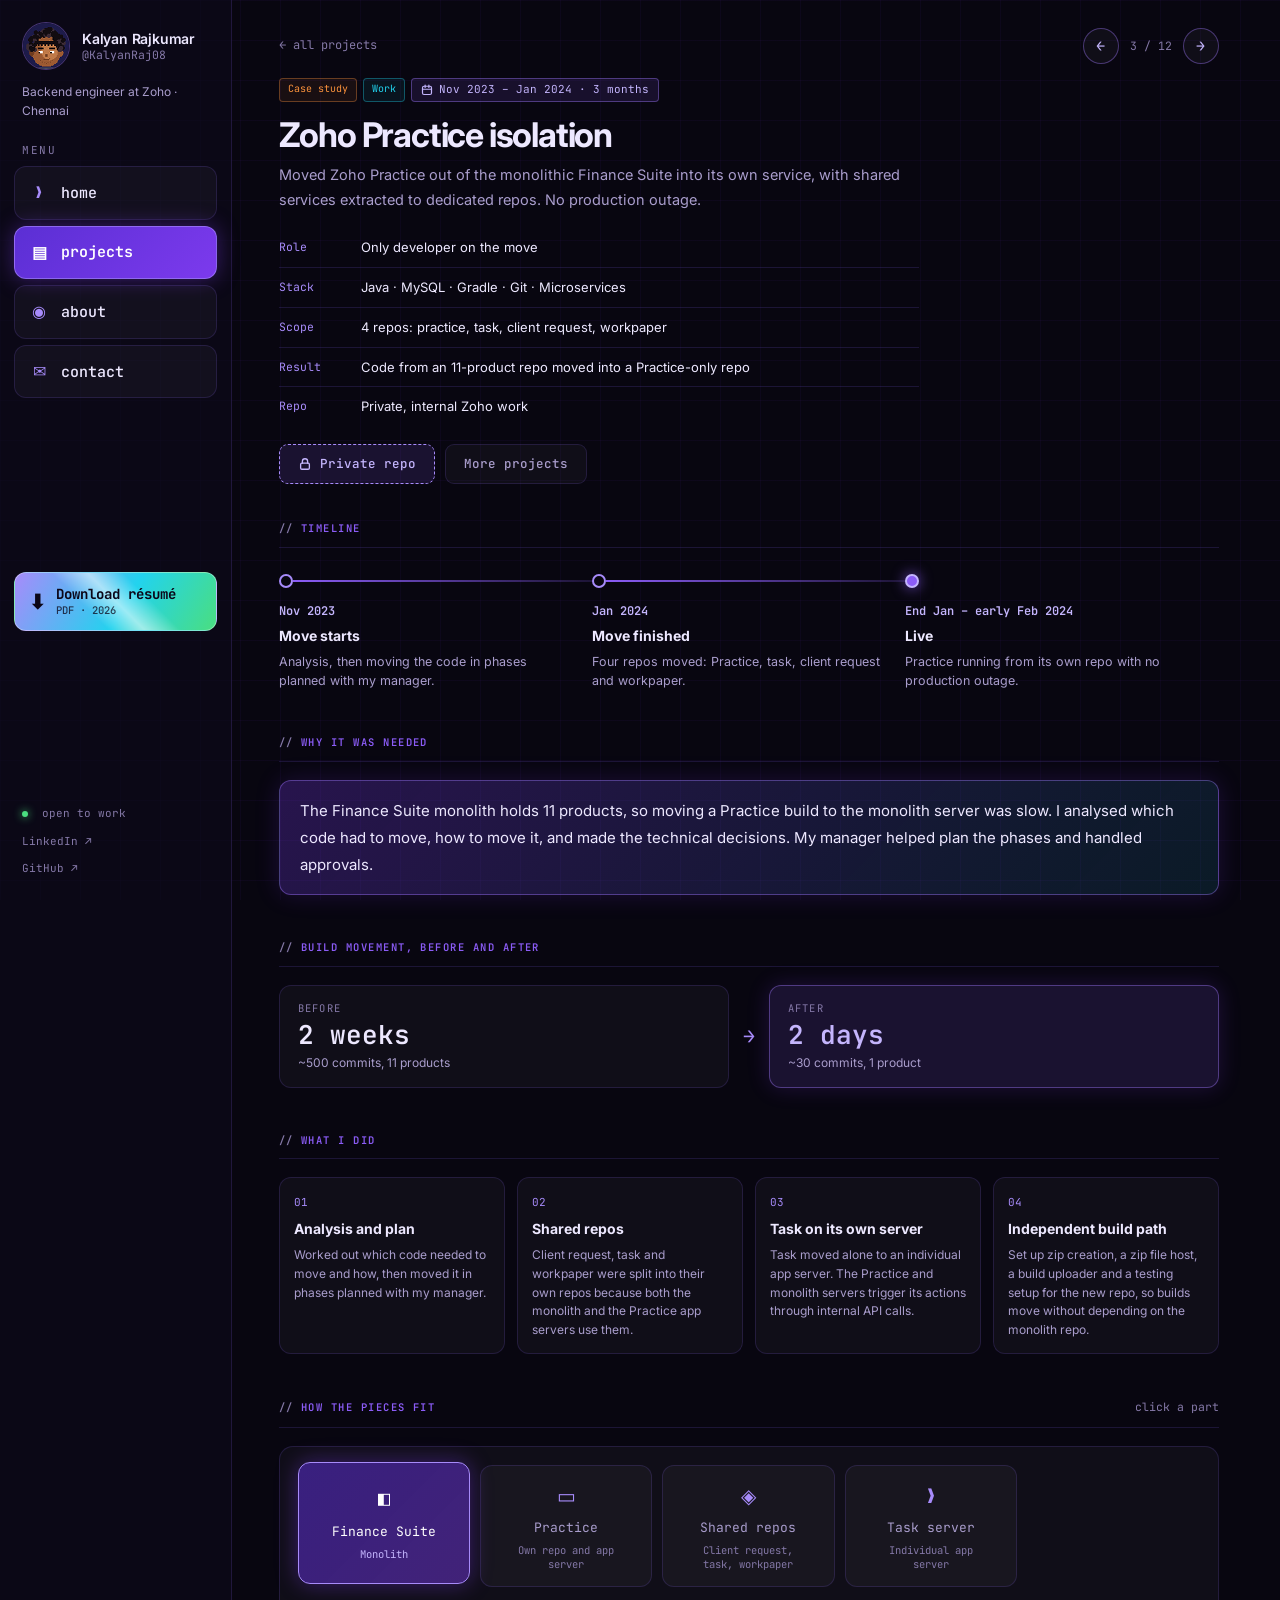
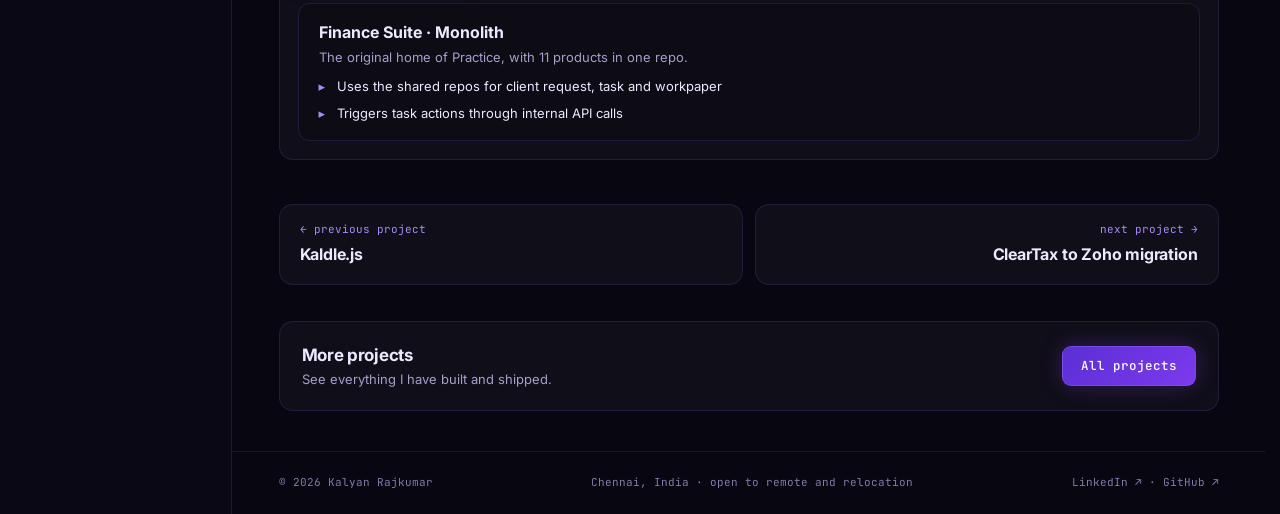
<file: practice-isolation.html>
<!DOCTYPE html>
<html lang="en">
<head>
  <meta charset="UTF-8" />
  <meta name="viewport" content="width=device-width, initial-scale=1.0" />
  <title>Zoho Practice isolation — Kalyan Rajkumar</title>
  <meta name="description" content="How Kalyan moved Zoho Practice out of the Finance Suite monolith into its own service and cut a two-week build movement to two days." />
  <meta name="theme-color" content="#080610" />
  <meta property="og:type" content="website" />
  <meta property="og:title" content="Zoho Practice isolation — Kalyan Rajkumar" />
  <meta property="og:description" content="How Kalyan moved Zoho Practice out of the Finance Suite monolith into its own service and cut a two-week build movement to two days." />
  <meta property="og:url" content="https://kalyanraj08.github.io/practice-isolation.html" />
  <meta property="og:image" content="https://kalyanraj08.github.io/assets/kalyan.jpg" />
  <meta name="twitter:card" content="summary" />
  <link rel="icon" href="assets/favicon.ico" sizes="any" />
  <link rel="icon" type="image/png" sizes="32x32" href="assets/favicon-32.png" />
  <link rel="icon" type="image/png" sizes="16x16" href="assets/favicon-16.png" />
  <link rel="apple-touch-icon" href="assets/apple-touch-icon.png" />
  <link rel="preconnect" href="https://fonts.googleapis.com" />
  <link rel="preconnect" href="https://fonts.gstatic.com" crossorigin />
  <link href="https://fonts.googleapis.com/css2?family=Inter:wght@400;500;600;700&family=JetBrains+Mono:wght@400;500;600&display=swap" rel="stylesheet" />
  <link rel="stylesheet" href="style.css?v=35" />
</head>
<body>
  <div class="shell">

    <!-- Left sidebar: wide screens -->
    <aside class="side" aria-label="Site menu">
      <div class="side-in">
        <a class="profile" href="index.html" aria-label="Kalyan Rajkumar, home">
          <img src="assets/avatar-192.png" alt="" width="48" height="48" />
          <span class="profile-text">
            <strong>Kalyan Rajkumar</strong>
            <span class="mono">@KalyanRaj08</span>
          </span>
        </a>
        <p class="profile-bio">Backend engineer at Zoho · Chennai</p>
        <div>
          <div class="side-label">menu</div>
          <nav class="side-nav">
            <a href="index.html"><i>❯</i>home</a><a href="projects.html" aria-current="page"><i>▤</i>projects</a><a href="about.html"><i>◉</i>about</a>
            <a href="about.html#contact" data-contact><i>✉</i>contact</a>
          </nav>
        </div>
        <div class="side-mid">
          <a class="side-resume" href="assets/KalyanRajkumar_Resume.pdf" download="Kalyan_Rajkumar_Resume.pdf">
            <span class="ico" aria-hidden="true">⬇</span>
            <span class="txt"><strong>Download résumé</strong><span class="mono">PDF · 2026</span></span>
          </a>
        </div>
        <div class="side-foot">
          <span><span class="dot"></span>&nbsp; open to work</span>
          <a href="https://www.linkedin.com/in/kalyan-rajkumar-karthikeyan-760a6b195" target="_blank" rel="noopener">LinkedIn ↗</a>
          <a href="https://github.com/KalyanRaj08" target="_blank" rel="noopener">GitHub ↗</a>
        </div>
      </div>
    </aside>

    <div class="content">
      <!-- Top bar: narrow screens -->
      <nav class="site-nav" aria-label="Site menu">
        <a class="profile small" href="index.html" aria-label="Kalyan Rajkumar, home">
          <img src="assets/avatar-192.png" alt="" width="32" height="32" />
          <span class="profile-text"><strong>Kalyan Rajkumar</strong></span>
        </a>
        <a class="btn-resume compact" href="assets/KalyanRajkumar_Resume.pdf" download="Kalyan_Rajkumar_Resume.pdf"><span class="ico" aria-hidden="true">⬇</span><span>Résumé</span></a>
        <div class="site-links">
          <a href="index.html">home</a><a href="projects.html" aria-current="page">projects</a><a href="about.html">about</a>
          <a href="about.html#contact" data-contact>contact</a>
        </div>
      </nav>

                  <main class="site-main pd-enter">
        <a class="back-link mono" href="projects.html">← all projects</a>

        <section class="pd-top no-photo">
          <div class="pd-intro">
            <div class="badges"><span class="badge case">Case study</span><span class="badge work">Work</span><span class="when-chip mono"><svg viewBox="0 0 16 16" width="12" height="12" aria-hidden="true" fill="none" stroke="currentColor" stroke-width="1.6" stroke-linecap="round" stroke-linejoin="round"><rect x="2" y="3" width="12" height="11" rx="2"/><path d="M2 7h12M5.5 1.5v3M10.5 1.5v3"/></svg>Nov 2023 – Jan 2024 · 3 months</span></div>
            <h1>Zoho Practice isolation</h1>
            <p class="pd-lead">Moved Zoho Practice out of the monolithic Finance Suite into its own service, with shared services extracted to dedicated repos. No production outage.</p>
            <dl class="facts">
              <div><dt>Role</dt><dd>Only developer on the move</dd></div>
              <div><dt>Stack</dt><dd>Java · MySQL · Gradle · Git · Microservices</dd></div>
              <div><dt>Scope</dt><dd>4 repos: practice, task, client request, workpaper</dd></div>
              <div><dt>Result</dt><dd>Code from an 11-product repo moved into a Practice-only repo</dd></div>
              <div><dt>Repo</dt><dd>Private, internal Zoho work</dd></div>
            </dl>
            <div class="cta"><span class="btn private-pill" title="The code is internal Zoho work"><svg viewBox="0 0 16 16" width="14" height="14" aria-hidden="true" fill="none" stroke="currentColor" stroke-width="1.5" stroke-linecap="round" stroke-linejoin="round"><rect x="3" y="7" width="10" height="7" rx="1.5"/><path d="M5 7V5a3 3 0 0 1 6 0v2"/></svg> Private repo</span>
              <a class="btn" href="projects.html">More projects</a></div>
          </div>
        </section>

        <section class="block">
          <div class="sec-head"><h2 class="sec-label">timeline</h2></div>
          <ol class="timeline">
            <li><span class="tl-date">Nov 2023</span><b>Move starts</b><span class="tl-text">Analysis, then moving the code in phases planned with my manager.</span></li>
            <li><span class="tl-date">Jan 2024</span><b>Move finished</b><span class="tl-text">Four repos moved: Practice, task, client request and workpaper.</span></li>
            <li><span class="tl-date">End Jan – early Feb 2024</span><b>Live</b><span class="tl-text">Practice running from its own repo with no production outage.</span></li>
          </ol>
        </section>

        <section class="block">
          <div class="sec-head"><h2 class="sec-label">why it was needed</h2></div>
          <p class="origin-box">The Finance Suite monolith holds 11 products, so moving a Practice build to the monolith server was slow. I analysed which code had to move, how to move it, and made the technical decisions. My manager helped plan the phases and handled approvals.</p>
        </section>

        <section class="block">
          <div class="sec-head"><h2 class="sec-label">build movement, before and after</h2></div>
          <div class="ba">
            <div class="ba-card"><span class="mono">before</span><b>2 weeks</b><small>~500 commits, 11 products</small></div>
            <div class="ba-arrow" aria-hidden="true">→</div>
            <div class="ba-card after"><span class="mono">after</span><b>2 days</b><small>~30 commits, 1 product</small></div>
          </div>
        </section>

        <section class="block">
          <div class="sec-head"><h2 class="sec-label">what I did</h2></div>
          <ol class="path auto">
            <li><b>Analysis and plan</b><span>Worked out which code needed to move and how, then moved it in phases planned with my manager.</span></li>
            <li><b>Shared repos</b><span>Client request, task and workpaper were split into their own repos because both the monolith and the Practice app servers use them.</span></li>
            <li><b>Task on its own server</b><span>Task moved alone to an individual app server. The Practice and monolith servers trigger its actions through internal API calls.</span></li>
            <li><b>Independent build path</b><span>Set up zip creation, a zip file host, a build uploader and a testing setup for the new repo, so builds move without depending on the monolith repo.</span></li>
          </ol>
        </section>

        <section class="block" id="arch">
          <div class="sec-head"><h2 class="sec-label">how the pieces fit</h2><span class="sec-link">click a part</span></div>
          <div class="arch">
            <div class="arch-flow many" role="group" aria-label="Parts">
              <button class="node on" type="button" data-node="mono" aria-pressed="true"><i aria-hidden="true">◧</i><span>Finance Suite</span><small>Monolith</small></button>
              <button class="node" type="button" data-node="prac" aria-pressed="false"><i aria-hidden="true">▭</i><span>Practice</span><small>Own repo and app server</small></button>
              <button class="node" type="button" data-node="shared" aria-pressed="false"><i aria-hidden="true">◈</i><span>Shared repos</span><small>Client request, task, workpaper</small></button>
              <button class="node" type="button" data-node="task" aria-pressed="false"><i aria-hidden="true">❯</i><span>Task server</span><small>Individual app server</small></button>
            </div>
            <div class="arch-info" aria-live="polite">
              <div class="arch-pane on" data-pane="mono">
                <h3>Finance Suite · Monolith</h3>
                <p>The original home of Practice, with 11 products in one repo.</p>
                <ul>
                  <li>Uses the shared repos for client request, task and workpaper</li>
                  <li>Triggers task actions through internal API calls</li>
                </ul>
              </div>
              <div class="arch-pane" data-pane="prac" hidden>
                <h3>Practice · Own repo and app server</h3>
                <p>Practice now builds and ships on its own.</p>
                <ul>
                  <li>One product in one repo</li>
                  <li>Uses the shared repos too</li>
                  <li>Calls the task server through internal APIs</li>
                </ul>
              </div>
              <div class="arch-pane" data-pane="shared" hidden>
                <h3>Shared repos · Client request, task, workpaper</h3>
                <p>Code that both servers consume, now in dedicated repos.</p>
                <ul>
                  <li>Client request</li>
                  <li>Task</li>
                  <li>Workpaper</li>
                </ul>
              </div>
              <div class="arch-pane" data-pane="task" hidden>
                <h3>Task server · Individual app server</h3>
                <p>Task runs alone on its own app server.</p>
                <ul>
                  <li>Practice and monolith call it through internal API calls</li>
                </ul>
              </div>
            </div>
          </div>
        </section>

        <section class="strip">
          <div><h2>More projects</h2><p>See everything I have built and shipped.</p></div>
          <a class="btn pri" href="projects.html">All projects</a>
        </section>
      </main>


      <footer class="site-foot">
        <span>© 2026 Kalyan Rajkumar</span>
        <span>Chennai, India · open to remote and relocation</span>
        <span><a href="https://www.linkedin.com/in/kalyan-rajkumar-karthikeyan-760a6b195" target="_blank" rel="noopener">LinkedIn ↗</a> · <a href="https://github.com/KalyanRaj08" target="_blank" rel="noopener">GitHub ↗</a></span>
      </footer>
    </div>
  </div>
  <script src="script.js?v=35"></script>
</body>
</html>
</file>
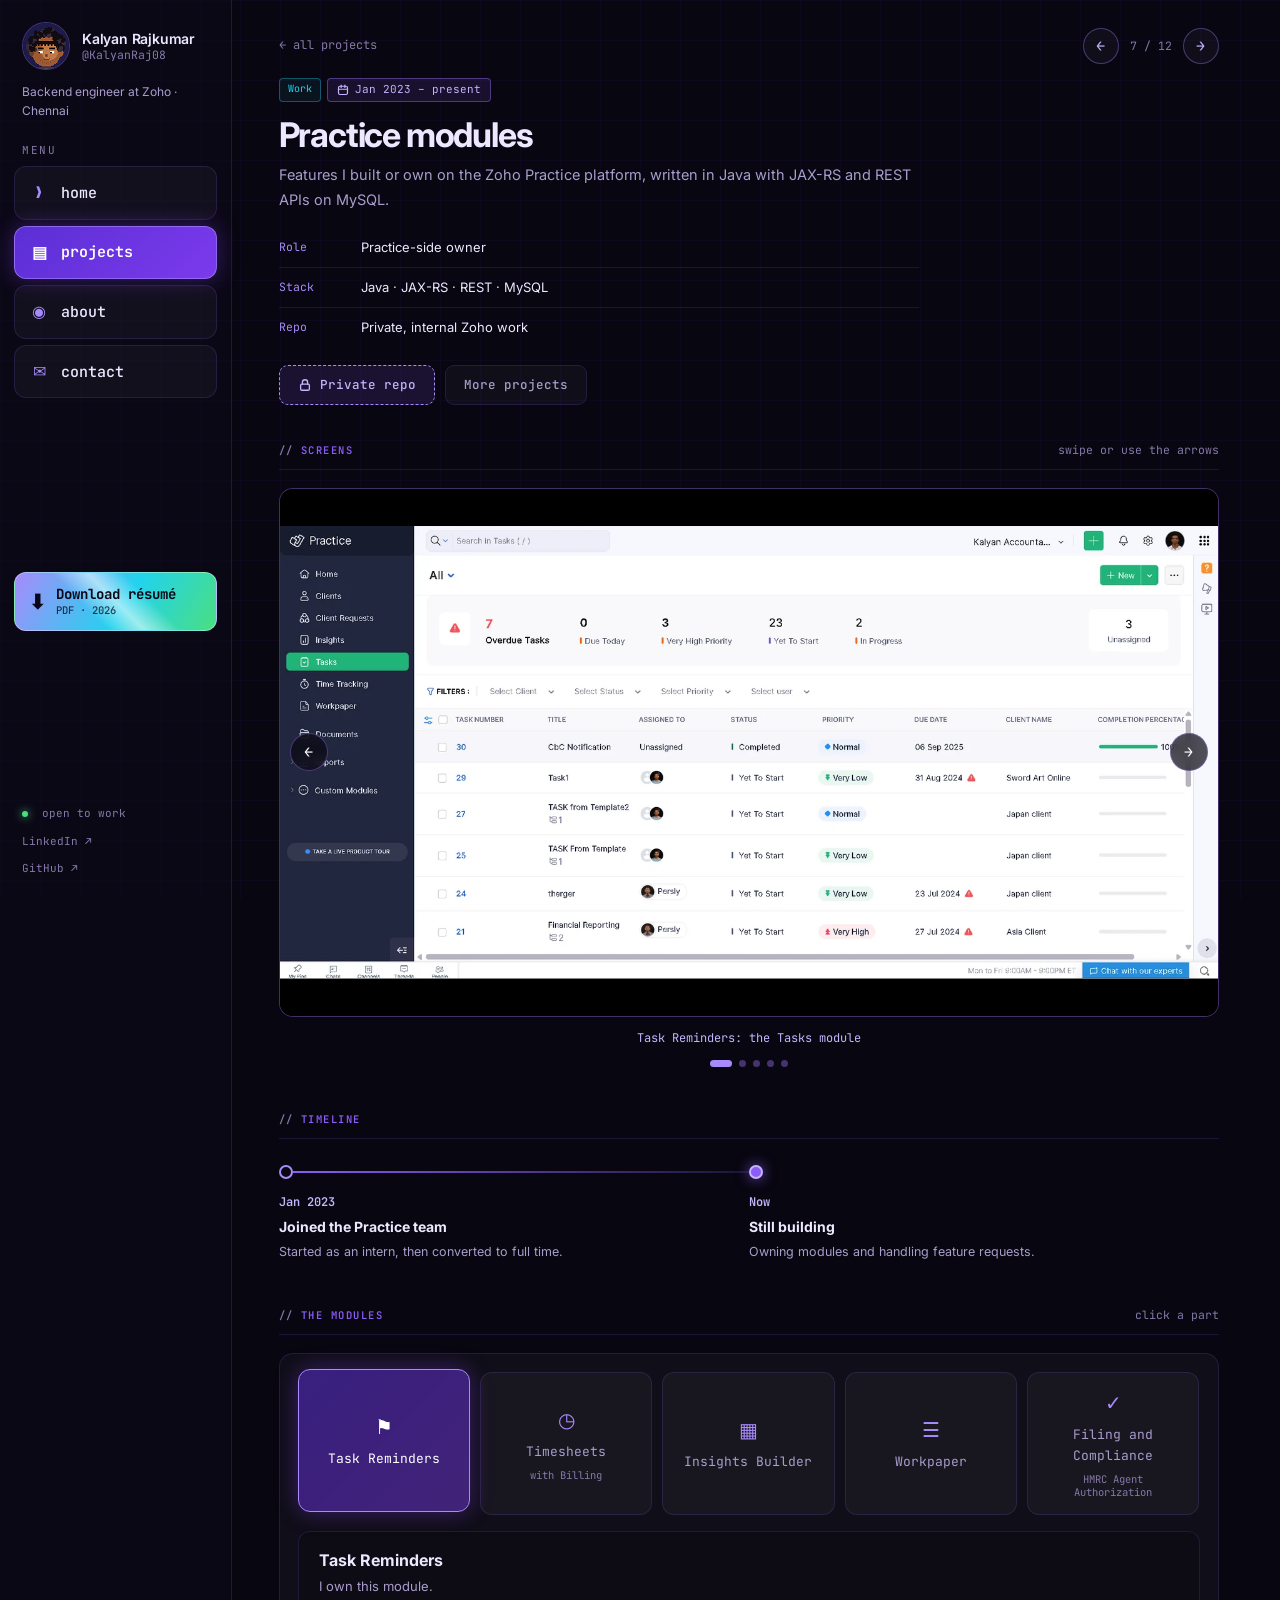
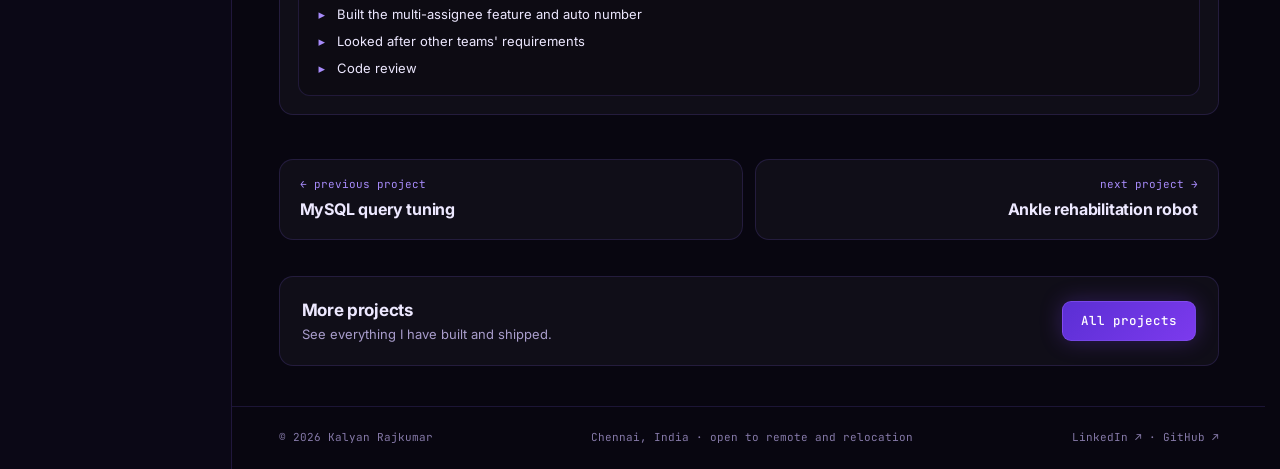
<file: practice-modules.html>
<!DOCTYPE html>
<html lang="en">
<head>
  <meta charset="UTF-8" />
  <meta name="viewport" content="width=device-width, initial-scale=1.0" />
  <title>Practice modules — Kalyan Rajkumar</title>
  <meta name="description" content="The Zoho Practice modules Kalyan built and owns: Task Reminders, Timesheets with Billing, Insights Builder, Workpaper, and Filing and Compliance with HMRC agent authorization." />
  <meta name="theme-color" content="#080610" />
  <meta property="og:type" content="website" />
  <meta property="og:title" content="Practice modules — Kalyan Rajkumar" />
  <meta property="og:description" content="The Zoho Practice modules Kalyan built and owns: Task Reminders, Timesheets with Billing, Insights Builder, Workpaper, and Filing and Compliance with HMRC agent authorization." />
  <meta property="og:url" content="https://kalyanraj08.github.io/practice-modules.html" />
  <meta property="og:image" content="https://kalyanraj08.github.io/assets/kalyan.jpg" />
  <meta name="twitter:card" content="summary" />
  <link rel="icon" href="assets/favicon.ico" sizes="any" />
  <link rel="icon" type="image/png" sizes="32x32" href="assets/favicon-32.png" />
  <link rel="icon" type="image/png" sizes="16x16" href="assets/favicon-16.png" />
  <link rel="apple-touch-icon" href="assets/apple-touch-icon.png" />
  <link rel="preconnect" href="https://fonts.googleapis.com" />
  <link rel="preconnect" href="https://fonts.gstatic.com" crossorigin />
  <link href="https://fonts.googleapis.com/css2?family=Inter:wght@400;500;600;700&family=JetBrains+Mono:wght@400;500;600&display=swap" rel="stylesheet" />
  <link rel="stylesheet" href="style.css?v=35" />
</head>
<body>
  <div class="shell">

    <!-- Left sidebar: wide screens -->
    <aside class="side" aria-label="Site menu">
      <div class="side-in">
        <a class="profile" href="index.html" aria-label="Kalyan Rajkumar, home">
          <img src="assets/avatar-192.png" alt="" width="48" height="48" />
          <span class="profile-text">
            <strong>Kalyan Rajkumar</strong>
            <span class="mono">@KalyanRaj08</span>
          </span>
        </a>
        <p class="profile-bio">Backend engineer at Zoho · Chennai</p>
        <div>
          <div class="side-label">menu</div>
          <nav class="side-nav">
            <a href="index.html"><i>❯</i>home</a><a href="projects.html" aria-current="page"><i>▤</i>projects</a><a href="about.html"><i>◉</i>about</a>
            <a href="about.html#contact" data-contact><i>✉</i>contact</a>
          </nav>
        </div>
        <div class="side-mid">
          <a class="side-resume" href="assets/KalyanRajkumar_Resume.pdf" download="Kalyan_Rajkumar_Resume.pdf">
            <span class="ico" aria-hidden="true">⬇</span>
            <span class="txt"><strong>Download résumé</strong><span class="mono">PDF · 2026</span></span>
          </a>
        </div>
        <div class="side-foot">
          <span><span class="dot"></span>&nbsp; open to work</span>
          <a href="https://www.linkedin.com/in/kalyan-rajkumar-karthikeyan-760a6b195" target="_blank" rel="noopener">LinkedIn ↗</a>
          <a href="https://github.com/KalyanRaj08" target="_blank" rel="noopener">GitHub ↗</a>
        </div>
      </div>
    </aside>

    <div class="content">
      <!-- Top bar: narrow screens -->
      <nav class="site-nav" aria-label="Site menu">
        <a class="profile small" href="index.html" aria-label="Kalyan Rajkumar, home">
          <img src="assets/avatar-192.png" alt="" width="32" height="32" />
          <span class="profile-text"><strong>Kalyan Rajkumar</strong></span>
        </a>
        <a class="btn-resume compact" href="assets/KalyanRajkumar_Resume.pdf" download="Kalyan_Rajkumar_Resume.pdf"><span class="ico" aria-hidden="true">⬇</span><span>Résumé</span></a>
        <div class="site-links">
          <a href="index.html">home</a><a href="projects.html" aria-current="page">projects</a><a href="about.html">about</a>
          <a href="about.html#contact" data-contact>contact</a>
        </div>
      </nav>

                  <main class="site-main pd-enter">
        <a class="back-link mono" href="projects.html">← all projects</a>

        <section class="pd-top no-photo">
          <div class="pd-intro">
            <div class="badges"><span class="badge work">Work</span><span class="when-chip mono"><svg viewBox="0 0 16 16" width="12" height="12" aria-hidden="true" fill="none" stroke="currentColor" stroke-width="1.6" stroke-linecap="round" stroke-linejoin="round"><rect x="2" y="3" width="12" height="11" rx="2"/><path d="M2 7h12M5.5 1.5v3M10.5 1.5v3"/></svg>Jan 2023 – present</span></div>
            <h1>Practice modules</h1>
            <p class="pd-lead">Features I built or own on the Zoho Practice platform, written in Java with JAX-RS and REST APIs on MySQL.</p>
            <dl class="facts">
              <div><dt>Role</dt><dd>Practice-side owner</dd></div>
              <div><dt>Stack</dt><dd>Java · JAX-RS · REST · MySQL</dd></div>
              <div><dt>Repo</dt><dd>Private, internal Zoho work</dd></div>
            </dl>
            <div class="cta"><span class="btn private-pill" title="The code is internal Zoho work"><svg viewBox="0 0 16 16" width="14" height="14" aria-hidden="true" fill="none" stroke="currentColor" stroke-width="1.5" stroke-linecap="round" stroke-linejoin="round"><rect x="3" y="7" width="10" height="7" rx="1.5"/><path d="M5 7V5a3 3 0 0 1 6 0v2"/></svg> Private repo</span>
              <a class="btn" href="projects.html">More projects</a></div>
          </div>
        </section>

        <section class="block">
          <div class="sec-head"><h2 class="sec-label">screens</h2><span class="sec-link">swipe or use the arrows</span></div>
          <div class="gallery wide" id="gallery" aria-roledescription="carousel" aria-label="Practice modules screenshots">
            <div class="g-stage">
              <figure class="shot on" data-cap="Task Reminders: the Tasks module"><img src="assets/modules-tasks.webp" alt="Tasks list in Zoho Practice with overdue, due today and priority counts, filters, and a table of tasks" draggable="false" /></figure>
              <figure class="shot" data-cap="Timesheets with Billing"><img src="assets/modules-timesheets.webp" alt="All Timesheets list in Zoho Practice with date, client, task, user, time and billing status" loading="lazy" draggable="false" /></figure>
              <figure class="shot" data-cap="Insights Builder"><img src="assets/modules-insights.webp" alt="Insights page for a client showing aged receivables, aged payables, cash flow, pending reviews, bank transactions and dormant accounts" loading="lazy" draggable="false" /></figure>
              <figure class="shot" data-cap="Workpaper: book review and trial balance"><img src="assets/modules-workpaper.webp" alt="Workpaper book review showing a trial balance with period columns, variations and adjustments" loading="lazy" draggable="false" /></figure>
              <figure class="shot" data-cap="Filing and Compliance: filings"><img src="assets/modules-filings.webp" alt="All Filings list in Zoho Practice with client, country, filing period, type, status and tax amount" loading="lazy" draggable="false" /></figure>
              <button class="g-arrow prev" type="button" aria-label="Previous screenshot">←</button>
              <button class="g-arrow next" type="button" aria-label="Next screenshot">→</button>
            </div>
            <p class="g-cap mono" aria-live="polite"></p>
            <div class="g-dots" role="tablist" aria-label="Choose screenshot"></div>
          </div>
        </section>

        <section class="block">
          <div class="sec-head"><h2 class="sec-label">timeline</h2></div>
          <ol class="timeline">
            <li><span class="tl-date">Jan 2023</span><b>Joined the Practice team</b><span class="tl-text">Started as an intern, then converted to full time.</span></li>
            <li><span class="tl-date">Now</span><b>Still building</b><span class="tl-text">Owning modules and handling feature requests.</span></li>
          </ol>
        </section>

        <section class="block" id="arch">
          <div class="sec-head"><h2 class="sec-label">the modules</h2><span class="sec-link">click a part</span></div>
          <div class="arch">
            <div class="arch-flow many" role="group" aria-label="Parts">
              <button class="node on" type="button" data-node="tr" aria-pressed="true"><i aria-hidden="true">⚑</i><span>Task Reminders</span></button>
              <button class="node" type="button" data-node="ts" aria-pressed="false"><i aria-hidden="true">◷</i><span>Timesheets</span><small>with Billing</small></button>
              <button class="node" type="button" data-node="ib" aria-pressed="false"><i aria-hidden="true">▦</i><span>Insights Builder</span></button>
              <button class="node" type="button" data-node="wp" aria-pressed="false"><i aria-hidden="true">☰</i><span>Workpaper</span></button>
              <button class="node" type="button" data-node="fc" aria-pressed="false"><i aria-hidden="true">✓</i><span>Filing and Compliance</span><small>HMRC Agent Authorization</small></button>
            </div>
            <div class="arch-info" aria-live="polite">
              <div class="arch-pane on" data-pane="tr">
                <h3>Task Reminders</h3>
                <p>I own this module.</p>
                <ul>
                  <li>Built the multi-assignee feature and auto number</li>
                  <li>Looked after other teams' requirements</li>
                  <li>Code review</li>
                </ul>
              </div>
              <div class="arch-pane" data-pane="ts" hidden>
                <h3>Timesheets · with Billing</h3>
                <p>Practice-side ownership.</p>
                <ul>
                  <li>Supported for Zoho Practice on top of the existing timesheet module</li>
                  <li>Developed as an all-out Practice feature</li>
                  <li>Took care of issues and feature requests</li>
                </ul>
              </div>
              <div class="arch-pane" data-pane="ib" hidden>
                <h3>Insights Builder</h3>
                <p>Built from scratch, and I own its enhancements.</p>
                <ul>
                  <li>A new feature, started as Practice only</li>
                  <li>Took care of feature requests</li>
                  <li>The framework was later reused for other apps</li>
                </ul>
              </div>
              <div class="arch-pane" data-pane="wp" hidden>
                <h3>Workpaper</h3>
                <p>Built from scratch as a Practice-only feature.</p>
                <ul>
                  <li>Added anomaly detection</li>
                  <li>Added duplicate transaction finding within the workpaper period</li>
                </ul>
              </div>
              <div class="arch-pane" data-pane="fc" hidden>
                <h3>Filing and Compliance · HMRC Agent Authorization</h3>
                <p>Supported using Insights Builder.</p>
                <ul>
                  <li>A directed release towards the UK meant writing an integration with HMRC for agent filing</li>
                </ul>
              </div>
            </div>
          </div>
        </section>

        <section class="strip">
          <div><h2>More projects</h2><p>See everything I have built and shipped.</p></div>
          <a class="btn pri" href="projects.html">All projects</a>
        </section>
      </main>


      <footer class="site-foot">
        <span>© 2026 Kalyan Rajkumar</span>
        <span>Chennai, India · open to remote and relocation</span>
        <span><a href="https://www.linkedin.com/in/kalyan-rajkumar-karthikeyan-760a6b195" target="_blank" rel="noopener">LinkedIn ↗</a> · <a href="https://github.com/KalyanRaj08" target="_blank" rel="noopener">GitHub ↗</a></span>
      </footer>
    </div>
  </div>
  <script src="script.js?v=35"></script>
</body>
</html>
</file>
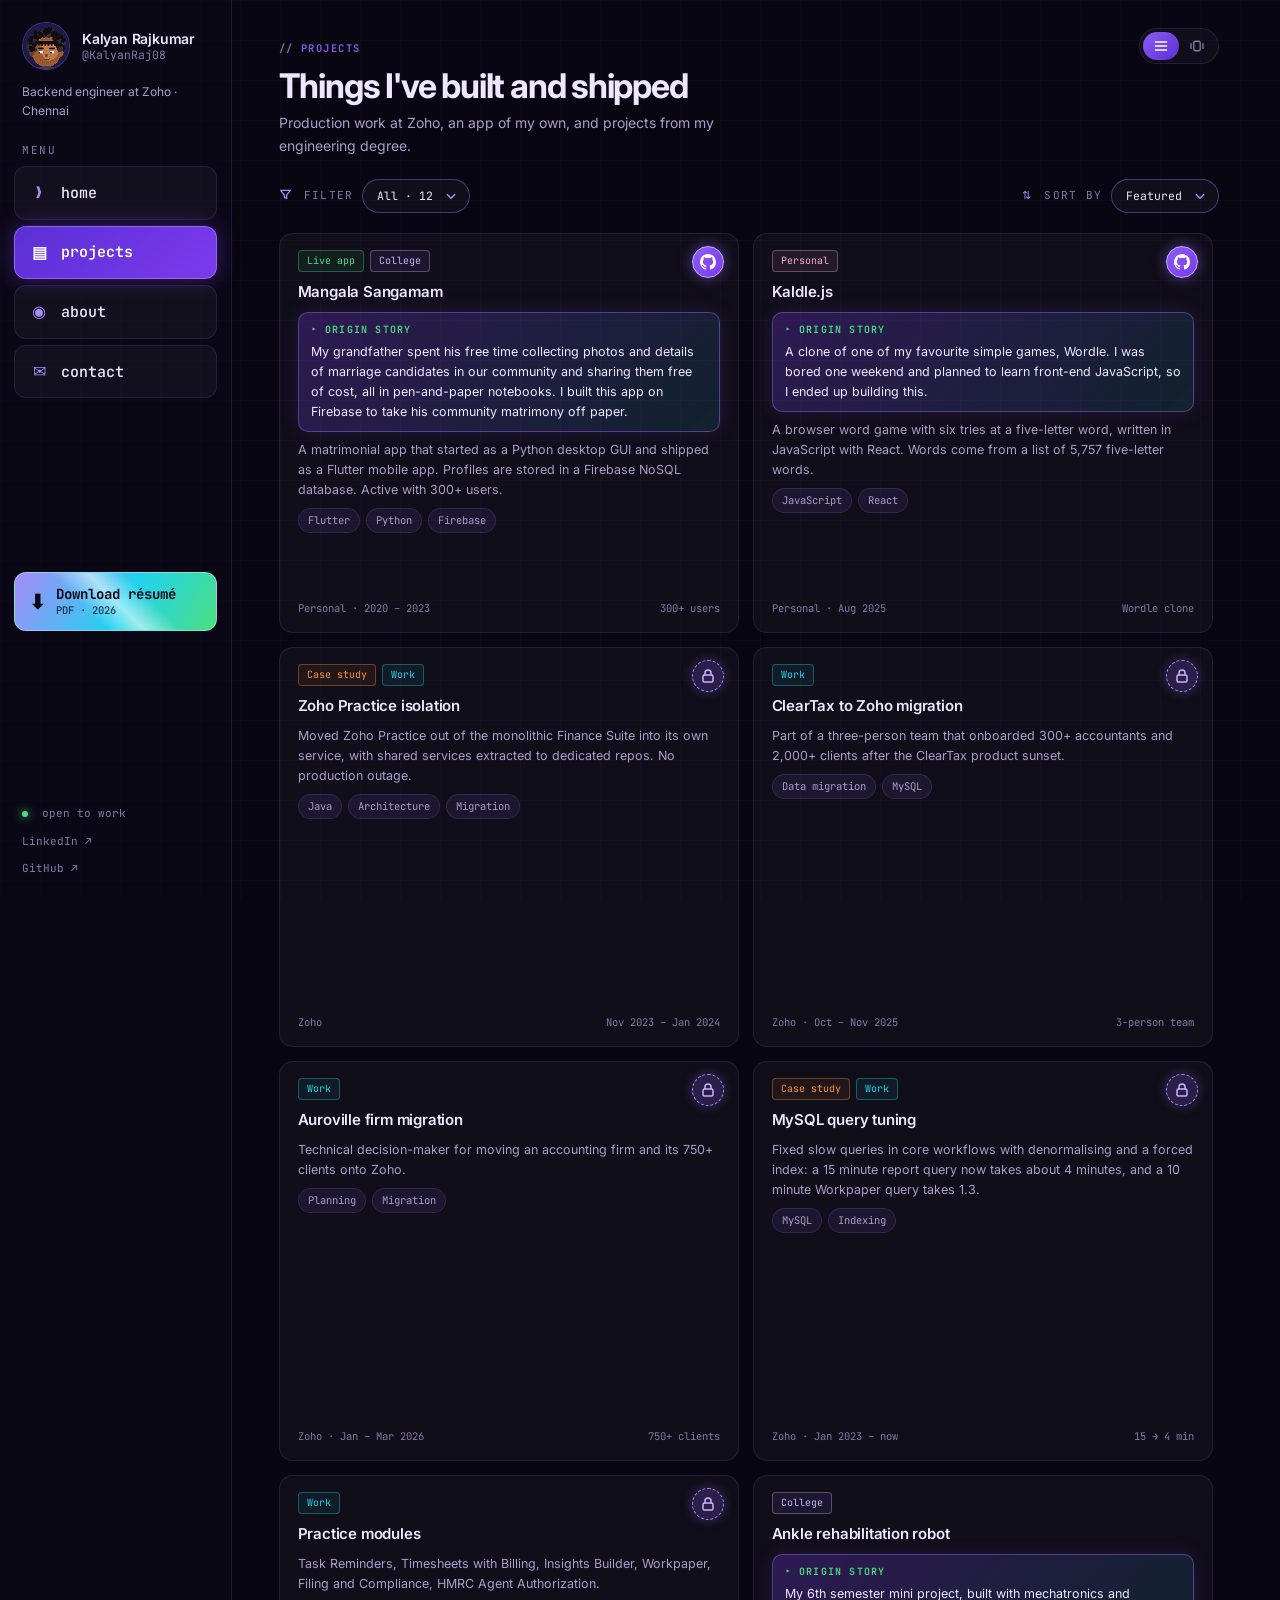
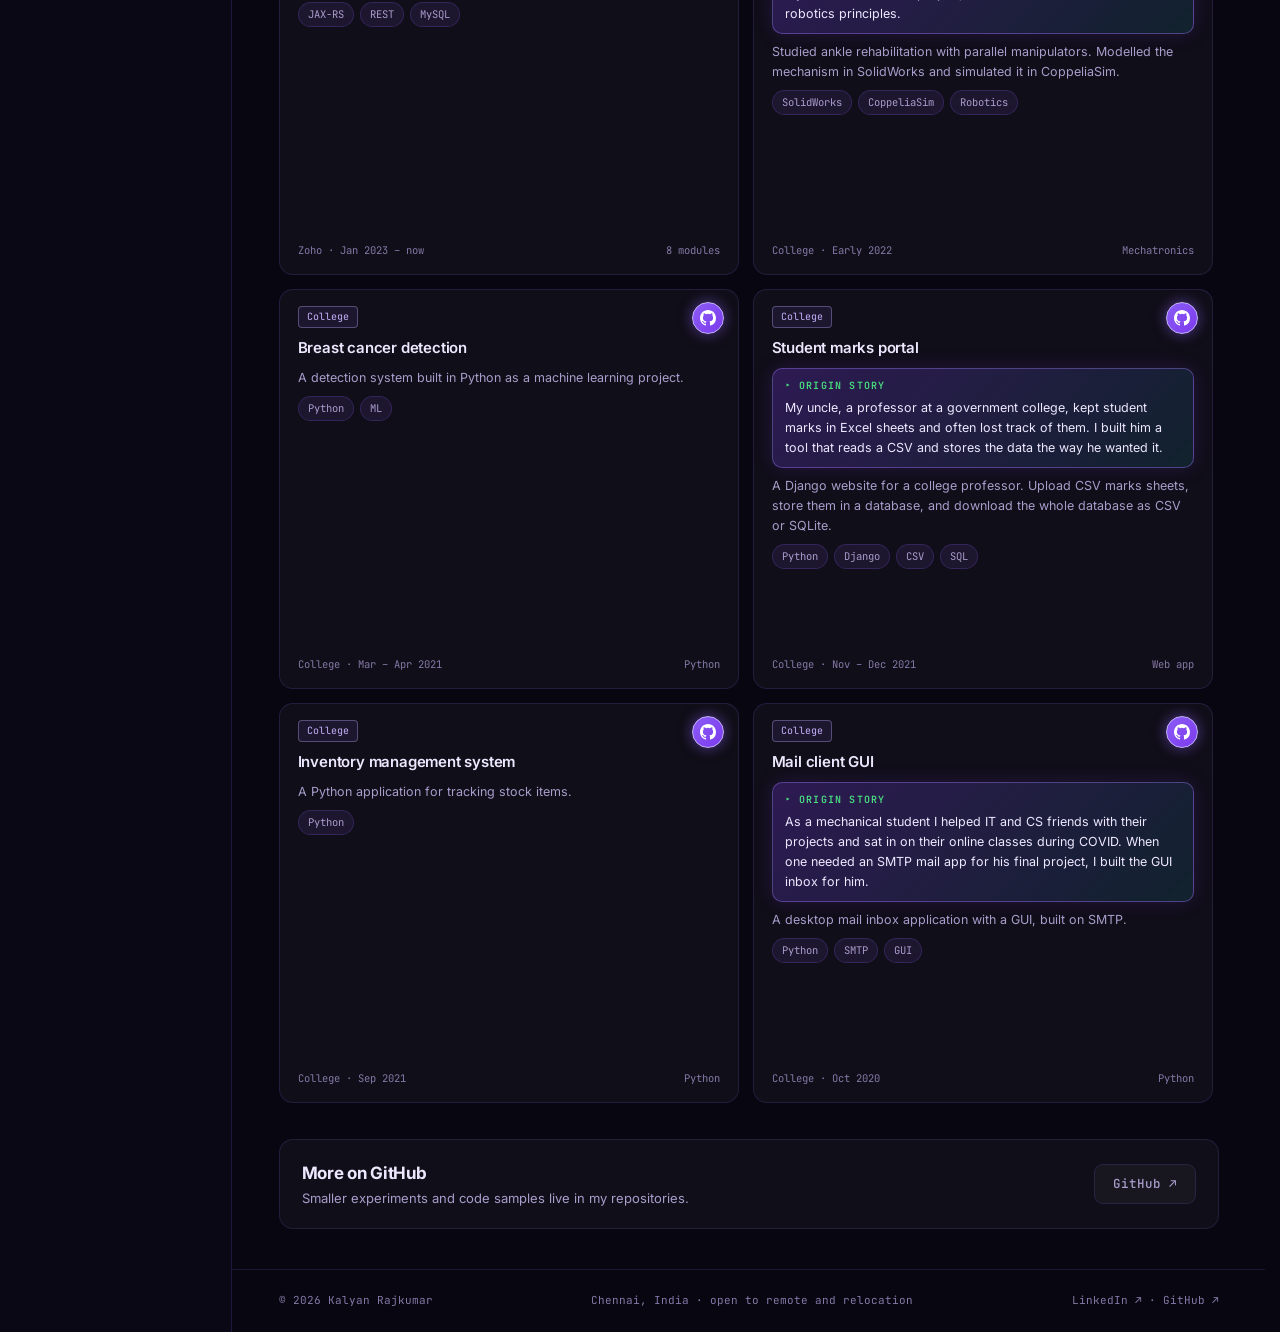
<file: projects.html>
<!DOCTYPE html>
<html lang="en">
<head>
  <meta charset="UTF-8" />
  <meta name="viewport" content="width=device-width, initial-scale=1.0" />
  <title>Projects — Kalyan Rajkumar</title>
  <meta name="description" content="Work at Zoho, a live matrimonial app and college projects by Kalyan Rajkumar, each with the story behind it." />
  <meta name="theme-color" content="#080610" />
  <meta property="og:type" content="website" />
  <meta property="og:title" content="Projects — Kalyan Rajkumar" />
  <meta property="og:description" content="Work at Zoho, a live matrimonial app and college projects by Kalyan Rajkumar, each with the story behind it." />
  <meta property="og:url" content="https://kalyanraj08.github.io/projects.html" />
  <meta property="og:image" content="https://kalyanraj08.github.io/assets/kalyan.jpg" />
  <meta name="twitter:card" content="summary" />
  <link rel="icon" href="assets/favicon.ico" sizes="any" />
  <link rel="icon" type="image/png" sizes="32x32" href="assets/favicon-32.png" />
  <link rel="icon" type="image/png" sizes="16x16" href="assets/favicon-16.png" />
  <link rel="apple-touch-icon" href="assets/apple-touch-icon.png" />
  <link rel="preconnect" href="https://fonts.googleapis.com" />
  <link rel="preconnect" href="https://fonts.gstatic.com" crossorigin />
  <link href="https://fonts.googleapis.com/css2?family=Inter:wght@400;500;600;700&family=JetBrains+Mono:wght@400;500;600&display=swap" rel="stylesheet" />
  <link rel="stylesheet" href="style.css?v=35" />
</head>
<body>
  <div class="shell">

    <!-- Left sidebar: wide screens -->
    <aside class="side" aria-label="Site menu">
      <div class="side-in">
        <a class="profile" href="index.html" aria-label="Kalyan Rajkumar, home">
          <img src="assets/avatar-192.png" alt="" width="48" height="48" />
          <span class="profile-text">
            <strong>Kalyan Rajkumar</strong>
            <span class="mono">@KalyanRaj08</span>
          </span>
        </a>
        <p class="profile-bio">Backend engineer at Zoho · Chennai</p>
        <div>
          <div class="side-label">menu</div>
          <nav class="side-nav">
            <a href="index.html"><i>❯</i>home</a><a href="projects.html" aria-current="page"><i>▤</i>projects</a><a href="about.html"><i>◉</i>about</a>
            <a href="about.html#contact" data-contact><i>✉</i>contact</a>
          </nav>
        </div>
        <div class="side-mid">
          <a class="side-resume" href="assets/KalyanRajkumar_Resume.pdf" download="Kalyan_Rajkumar_Resume.pdf">
            <span class="ico" aria-hidden="true">⬇</span>
            <span class="txt"><strong>Download résumé</strong><span class="mono">PDF · 2026</span></span>
          </a>
        </div>
        <div class="side-foot">
          <span><span class="dot"></span>&nbsp; open to work</span>
          <a href="https://www.linkedin.com/in/kalyan-rajkumar-karthikeyan-760a6b195" target="_blank" rel="noopener">LinkedIn ↗</a>
          <a href="https://github.com/KalyanRaj08" target="_blank" rel="noopener">GitHub ↗</a>
        </div>
      </div>
    </aside>

    <div class="content">
      <!-- Top bar: narrow screens -->
      <nav class="site-nav" aria-label="Site menu">
        <a class="profile small" href="index.html" aria-label="Kalyan Rajkumar, home">
          <img src="assets/avatar-192.png" alt="" width="32" height="32" />
          <span class="profile-text"><strong>Kalyan Rajkumar</strong></span>
        </a>
        <a class="btn-resume compact" href="assets/KalyanRajkumar_Resume.pdf" download="Kalyan_Rajkumar_Resume.pdf"><span class="ico" aria-hidden="true">⬇</span><span>Résumé</span></a>
        <div class="site-links">
          <a href="index.html">home</a><a href="projects.html" aria-current="page">projects</a><a href="about.html">about</a>
          <a href="about.html#contact" data-contact>contact</a>
        </div>
      </nav>

      <main class="site-main">
        <div class="page-title">
          <h2 class="sec-label">projects</h2>
          <h1>Things I've built and shipped</h1>
          <p>Production work at Zoho, an app of my own, and projects from my engineering degree.</p>
          <div class="view-toggle" role="group" aria-label="Choose project view" data-active="list">
            <div class="vt-track">
              <span class="vt-thumb" aria-hidden="true"></span>
              <button class="vt-opt" type="button" data-view="list" aria-pressed="true" aria-label="List view" title="List view"><svg viewBox="0 0 20 20" aria-hidden="true" fill="none" stroke="currentColor" stroke-width="1.7" stroke-linecap="round"><path d="M3 5h14M3 10h14M3 15h14"/></svg></button>
              <button class="vt-opt" type="button" data-view="tiles" aria-pressed="false" aria-label="Tiles view" title="Tiles view"><svg viewBox="0 0 20 20" aria-hidden="true" fill="none" stroke="currentColor" stroke-width="1.7" stroke-linejoin="round"><rect x="6" y="4" width="8" height="12" rx="2"/><path d="M2.5 7v6M17.5 7v6" stroke-linecap="round"/></svg></button>
            </div>
          </div>
        </div>
        <div class="filters" role="group" aria-label="Filter projects">
          <div class="filter-group">
            <span class="sort-label mono"><svg viewBox="0 0 16 16" width="13" height="13" aria-hidden="true" fill="none" stroke="currentColor" stroke-width="1.6" stroke-linecap="round" stroke-linejoin="round"><path d="M2 3h12l-4.5 5.5V13l-3-1.5V8.5L2 3Z"/></svg><span class="lbl"> filter</span></span>
            <span class="select-wrap">
              <select id="filterSelect" aria-label="Filter projects">
                <option value="all">All · 12</option>
                <option value="work">Work · 5</option>
                <option value="case">Case studies · 2</option>
                <option value="personal">Personal · 2</option>
                <option value="college">College · 6</option>
              </select>
            </span>
          </div>
          <div class="sort-group">
            <span class="sort-label mono"><i aria-hidden="true">⇅</i><span class="lbl"> sort by</span></span>
            <span class="select-wrap">
              <select id="sortSelect" aria-label="Sort projects by timeline">
                <option value="default">Featured</option>
                <option value="newest">Newest first</option>
                <option value="oldest">Oldest first</option>
              </select>
            </span>
          </div>
        </div>
        <div class="proj-stage">
        <div class="proj-grid" id="projGrid">
        <article class="card" data-cat="personal college" data-start="202001">
          <a class="repo-btn" href="https://github.com/KalyanRaj08/ManagalaSangamamClient" target="_blank" rel="noopener" aria-label="Mangala Sangamam on GitHub" title="View on GitHub"><svg width="16" height="16" viewBox="0 0 16 16" aria-hidden="true"><path fill="currentColor" d="M8 0C3.58 0 0 3.58 0 8c0 3.54 2.29 6.53 5.47 7.59.4.07.55-.17.55-.38 0-.19-.01-.82-.01-1.49-2.01.37-2.53-.49-2.69-.94-.09-.23-.48-.94-.82-1.13-.28-.15-.68-.52-.01-.53.63-.01 1.08.58 1.23.82.72 1.21 1.87.87 2.33.66.07-.52.28-.87.51-1.07-1.78-.2-3.64-.89-3.64-3.95 0-.87.31-1.59.82-2.15-.08-.2-.36-1.02.08-2.12 0 0 .67-.21 2.2.82a7.6 7.6 0 0 1 4 0c1.53-1.04 2.2-.82 2.2-.82.44 1.1.16 1.92.08 2.12.51.56.82 1.27.82 2.15 0 3.07-1.87 3.75-3.65 3.95.29.25.54.73.54 1.48 0 1.07-.01 1.93-.01 2.2 0 .21.15.46.55.38A8.01 8.01 0 0 0 16 8c0-4.42-3.58-8-8-8Z"/></svg></a>
          <div class="badges"><span class="badge live">Live app</span><span class="badge college">College</span></div>
          <a class="card-link" href="mangala-sangamam.html" draggable="false" aria-label="Mangala Sangamam, open details"></a>
          <h3>Mangala Sangamam</h3>
          <p class="origin"><span class="mono">▸ origin story</span>My grandfather spent his free time collecting photos and details of marriage candidates in our community and sharing them free of cost, all in pen-and-paper notebooks. I built this app on Firebase to take his community matrimony off paper.</p>
          <p>A matrimonial app that started as a Python desktop GUI and shipped as a Flutter mobile app. Profiles are stored in a Firebase NoSQL database. Active with 300+ users.</p>
          <div class="tags"><span class="tag">Flutter</span><span class="tag">Python</span><span class="tag">Firebase</span></div>
          <div class="meta"><span>Personal · 2020 – 2023</span><span>300+ users</span></div>
        </article>
        <article class="card" data-cat="personal" data-start="202508">
          <a class="repo-btn" href="https://github.com/KalyanRaj08/KALDLE-JS" target="_blank" rel="noopener" aria-label="Kaldle.js on GitHub" title="View on GitHub"><svg width="16" height="16" viewBox="0 0 16 16" aria-hidden="true"><path fill="currentColor" d="M8 0C3.58 0 0 3.58 0 8c0 3.54 2.29 6.53 5.47 7.59.4.07.55-.17.55-.38 0-.19-.01-.82-.01-1.49-2.01.37-2.53-.49-2.69-.94-.09-.23-.48-.94-.82-1.13-.28-.15-.68-.52-.01-.53.63-.01 1.08.58 1.23.82.72 1.21 1.87.87 2.33.66.07-.52.28-.87.51-1.07-1.78-.2-3.64-.89-3.64-3.95 0-.87.31-1.59.82-2.15-.08-.2-.36-1.02.08-2.12 0 0 .67-.21 2.2.82a7.6 7.6 0 0 1 4 0c1.53-1.04 2.2-.82 2.2-.82.44 1.1.16 1.92.08 2.12.51.56.82 1.27.82 2.15 0 3.07-1.87 3.75-3.65 3.95.29.25.54.73.54 1.48 0 1.07-.01 1.93-.01 2.2 0 .21.15.46.55.38A8.01 8.01 0 0 0 16 8c0-4.42-3.58-8-8-8Z"/></svg></a>
          <div class="badges"><span class="badge personal">Personal</span></div>
          <a class="card-link" href="kaldle-js.html" draggable="false" aria-label="Kaldle.js, open details"></a>
          <h3>Kaldle.js</h3>
          <p class="origin"><span class="mono">▸ origin story</span>A clone of one of my favourite simple games, Wordle. I was bored one weekend and planned to learn front-end JavaScript, so I ended up building this.</p>
          <p>A browser word game with six tries at a five-letter word, written in JavaScript with React. Words come from a list of 5,757 five-letter words.</p>
          <div class="tags"><span class="tag">JavaScript</span><span class="tag">React</span></div>
          <div class="meta"><span>Personal · Aug 2025</span><span>Wordle clone</span></div>
        </article>
        <article class="card" data-cat="case work" data-start="202311">
          <span class="repo-btn private" tabindex="0" role="img" aria-label="Private repository" title="Private repository"><svg width="16" height="16" viewBox="0 0 16 16" aria-hidden="true" fill="none" stroke="currentColor" stroke-width="1.5" stroke-linecap="round" stroke-linejoin="round"><rect x="3" y="7" width="10" height="7" rx="1.5"/><path d="M5 7V5a3 3 0 0 1 6 0v2"/></svg></span>
          <div class="badges"><span class="badge case">Case study</span><span class="badge work">Work</span></div>
          <a class="card-link" href="practice-isolation.html" draggable="false" aria-label="Zoho Practice isolation, open details"></a>
          <h3>Zoho Practice isolation</h3>
          
          <p>Moved Zoho Practice out of the monolithic Finance Suite into its own service, with shared services extracted to dedicated repos. No production outage.</p>
          <div class="tags"><span class="tag">Java</span><span class="tag">Architecture</span><span class="tag">Migration</span></div>
          <div class="meta"><span>Zoho</span><span>Nov 2023 – Jan 2024</span></div>
        </article>
<article class="card" data-cat="work" data-start="202510">
          <span class="repo-btn private" tabindex="0" role="img" aria-label="Private repository" title="Private repository"><svg width="16" height="16" viewBox="0 0 16 16" aria-hidden="true" fill="none" stroke="currentColor" stroke-width="1.5" stroke-linecap="round" stroke-linejoin="round"><rect x="3" y="7" width="10" height="7" rx="1.5"/><path d="M5 7V5a3 3 0 0 1 6 0v2"/></svg></span>
          <div class="badges"><span class="badge work">Work</span></div>
          <a class="card-link" href="cleartax-migration.html" draggable="false" aria-label="ClearTax to Zoho migration, open details"></a>
          <h3>ClearTax to Zoho migration</h3>
          
          <p>Part of a three-person team that onboarded 300+ accountants and 2,000+ clients after the ClearTax product sunset.</p>
          <div class="tags"><span class="tag">Data migration</span><span class="tag">MySQL</span></div>
          <div class="meta"><span>Zoho · Oct – Nov 2025</span><span>3-person team</span></div>
        </article>
<article class="card" data-cat="work" data-start="202601">
          <span class="repo-btn private" tabindex="0" role="img" aria-label="Private repository" title="Private repository"><svg width="16" height="16" viewBox="0 0 16 16" aria-hidden="true" fill="none" stroke="currentColor" stroke-width="1.5" stroke-linecap="round" stroke-linejoin="round"><rect x="3" y="7" width="10" height="7" rx="1.5"/><path d="M5 7V5a3 3 0 0 1 6 0v2"/></svg></span>
          <div class="badges"><span class="badge work">Work</span></div>
          <a class="card-link" href="auroville-migration.html" draggable="false" aria-label="Auroville firm migration, open details"></a>
          <h3>Auroville firm migration</h3>
          
          <p>Technical decision-maker for moving an accounting firm and its 750+ clients onto Zoho.</p>
          <div class="tags"><span class="tag">Planning</span><span class="tag">Migration</span></div>
          <div class="meta"><span>Zoho · Jan – Mar 2026</span><span>750+ clients</span></div>
        </article>
<article class="card" data-cat="case work" data-start="202301">
          <span class="repo-btn private" tabindex="0" role="img" aria-label="Private repository" title="Private repository"><svg width="16" height="16" viewBox="0 0 16 16" aria-hidden="true" fill="none" stroke="currentColor" stroke-width="1.5" stroke-linecap="round" stroke-linejoin="round"><rect x="3" y="7" width="10" height="7" rx="1.5"/><path d="M5 7V5a3 3 0 0 1 6 0v2"/></svg></span>
          <div class="badges"><span class="badge case">Case study</span><span class="badge work">Work</span></div>
          <a class="card-link" href="mysql-query-tuning.html" draggable="false" aria-label="MySQL query tuning, open details"></a>
          <h3>MySQL query tuning</h3>
          
          <p>Fixed slow queries in core workflows with denormalising and a forced index: a 15 minute report query now takes about 4 minutes, and a 10 minute Workpaper query takes 1.3.</p>
          <div class="tags"><span class="tag">MySQL</span><span class="tag">Indexing</span></div>
          <div class="meta"><span>Zoho · Jan 2023 – now</span><span>15 → 4 min</span></div>
        </article>
<article class="card" data-cat="work" data-start="202301">
          <span class="repo-btn private" tabindex="0" role="img" aria-label="Private repository" title="Private repository"><svg width="16" height="16" viewBox="0 0 16 16" aria-hidden="true" fill="none" stroke="currentColor" stroke-width="1.5" stroke-linecap="round" stroke-linejoin="round"><rect x="3" y="7" width="10" height="7" rx="1.5"/><path d="M5 7V5a3 3 0 0 1 6 0v2"/></svg></span>
          <div class="badges"><span class="badge work">Work</span></div>
          <a class="card-link" href="practice-modules.html" draggable="false" aria-label="Practice modules, open details"></a>
          <h3>Practice modules</h3>
          
          <p>Task Reminders, Timesheets with Billing, Insights Builder, Workpaper, Filing and Compliance, HMRC Agent Authorization.</p>
          <div class="tags"><span class="tag">JAX-RS</span><span class="tag">REST</span><span class="tag">MySQL</span></div>
          <div class="meta"><span>Zoho · Jan 2023 – now</span><span>8 modules</span></div>
        </article>
<article class="card" data-cat="college" data-start="202201">
          <div class="badges"><span class="badge college">College</span></div>
          <a class="card-link" href="ankle-rehab-robot.html" draggable="false" aria-label="Ankle rehabilitation robot, open details"></a>
          <h3>Ankle rehabilitation robot</h3>
          <p class="origin"><span class="mono">▸ origin story</span>My 6th semester mini project, built with mechatronics and robotics principles.</p>
          <p>Studied ankle rehabilitation with parallel manipulators. Modelled the mechanism in SolidWorks and simulated it in CoppeliaSim.</p>
          <div class="tags"><span class="tag">SolidWorks</span><span class="tag">CoppeliaSim</span><span class="tag">Robotics</span></div>
          <div class="meta"><span>College · Early 2022</span><span>Mechatronics</span></div>
        </article>
<article class="card" data-cat="college" data-start="202103">
          <a class="repo-btn" href="https://github.com/KalyanRaj08/Breast-Cancer-Detection" target="_blank" rel="noopener" aria-label="Breast cancer detection on GitHub" title="View on GitHub"><svg width="16" height="16" viewBox="0 0 16 16" aria-hidden="true"><path fill="currentColor" d="M8 0C3.58 0 0 3.58 0 8c0 3.54 2.29 6.53 5.47 7.59.4.07.55-.17.55-.38 0-.19-.01-.82-.01-1.49-2.01.37-2.53-.49-2.69-.94-.09-.23-.48-.94-.82-1.13-.28-.15-.68-.52-.01-.53.63-.01 1.08.58 1.23.82.72 1.21 1.87.87 2.33.66.07-.52.28-.87.51-1.07-1.78-.2-3.64-.89-3.64-3.95 0-.87.31-1.59.82-2.15-.08-.2-.36-1.02.08-2.12 0 0 .67-.21 2.2.82a7.6 7.6 0 0 1 4 0c1.53-1.04 2.2-.82 2.2-.82.44 1.1.16 1.92.08 2.12.51.56.82 1.27.82 2.15 0 3.07-1.87 3.75-3.65 3.95.29.25.54.73.54 1.48 0 1.07-.01 1.93-.01 2.2 0 .21.15.46.55.38A8.01 8.01 0 0 0 16 8c0-4.42-3.58-8-8-8Z"/></svg></a>
          <div class="badges"><span class="badge college">College</span></div>
          <a class="card-link" href="breast-cancer-detection.html" draggable="false" aria-label="Breast cancer detection, open details"></a>
          <h3>Breast cancer detection</h3>
          
          <p>A detection system built in Python as a machine learning project.</p>
          <div class="tags"><span class="tag">Python</span><span class="tag">ML</span></div>
          <div class="meta"><span>College · Mar – Apr 2021</span><span>Python</span></div>
        </article>
<article class="card" data-cat="college" data-start="202111">
          <a class="repo-btn" href="https://github.com/KalyanRaj08/Student-Mark-Website" target="_blank" rel="noopener" aria-label="Student marks portal on GitHub" title="View on GitHub"><svg width="16" height="16" viewBox="0 0 16 16" aria-hidden="true"><path fill="currentColor" d="M8 0C3.58 0 0 3.58 0 8c0 3.54 2.29 6.53 5.47 7.59.4.07.55-.17.55-.38 0-.19-.01-.82-.01-1.49-2.01.37-2.53-.49-2.69-.94-.09-.23-.48-.94-.82-1.13-.28-.15-.68-.52-.01-.53.63-.01 1.08.58 1.23.82.72 1.21 1.87.87 2.33.66.07-.52.28-.87.51-1.07-1.78-.2-3.64-.89-3.64-3.95 0-.87.31-1.59.82-2.15-.08-.2-.36-1.02.08-2.12 0 0 .67-.21 2.2.82a7.6 7.6 0 0 1 4 0c1.53-1.04 2.2-.82 2.2-.82.44 1.1.16 1.92.08 2.12.51.56.82 1.27.82 2.15 0 3.07-1.87 3.75-3.65 3.95.29.25.54.73.54 1.48 0 1.07-.01 1.93-.01 2.2 0 .21.15.46.55.38A8.01 8.01 0 0 0 16 8c0-4.42-3.58-8-8-8Z"/></svg></a>
          <div class="badges"><span class="badge college">College</span></div>
          <a class="card-link" href="student-marks-portal.html" draggable="false" aria-label="Student marks portal, open details"></a>
          <h3>Student marks portal</h3>
          <p class="origin"><span class="mono">▸ origin story</span>My uncle, a professor at a government college, kept student marks in Excel sheets and often lost track of them. I built him a tool that reads a CSV and stores the data the way he wanted it.</p>
          <p>A Django website for a college professor. Upload CSV marks sheets, store them in a database, and download the whole database as CSV or SQLite.</p>
          <div class="tags"><span class="tag">Python</span><span class="tag">Django</span><span class="tag">CSV</span><span class="tag">SQL</span></div>
          <div class="meta"><span>College · Nov – Dec 2021</span><span>Web app</span></div>
        </article>
<article class="card" data-cat="college" data-start="202109">
          <a class="repo-btn" href="https://github.com/KalyanRaj08/ETG-Project-1" target="_blank" rel="noopener" aria-label="Inventory management system on GitHub" title="View on GitHub"><svg width="16" height="16" viewBox="0 0 16 16" aria-hidden="true"><path fill="currentColor" d="M8 0C3.58 0 0 3.58 0 8c0 3.54 2.29 6.53 5.47 7.59.4.07.55-.17.55-.38 0-.19-.01-.82-.01-1.49-2.01.37-2.53-.49-2.69-.94-.09-.23-.48-.94-.82-1.13-.28-.15-.68-.52-.01-.53.63-.01 1.08.58 1.23.82.72 1.21 1.87.87 2.33.66.07-.52.28-.87.51-1.07-1.78-.2-3.64-.89-3.64-3.95 0-.87.31-1.59.82-2.15-.08-.2-.36-1.02.08-2.12 0 0 .67-.21 2.2.82a7.6 7.6 0 0 1 4 0c1.53-1.04 2.2-.82 2.2-.82.44 1.1.16 1.92.08 2.12.51.56.82 1.27.82 2.15 0 3.07-1.87 3.75-3.65 3.95.29.25.54.73.54 1.48 0 1.07-.01 1.93-.01 2.2 0 .21.15.46.55.38A8.01 8.01 0 0 0 16 8c0-4.42-3.58-8-8-8Z"/></svg></a>
          <div class="badges"><span class="badge college">College</span></div>
          <a class="card-link" href="inventory-management.html" draggable="false" aria-label="Inventory management system, open details"></a>
          <h3>Inventory management system</h3>
          
          <p>A Python application for tracking stock items.</p>
          <div class="tags"><span class="tag">Python</span></div>
          <div class="meta"><span>College · Sep 2021</span><span>Python</span></div>
        </article>
<article class="card" data-cat="college" data-start="202010">
          <a class="repo-btn" href="https://github.com/KalyanRaj08/SMTP-EMAIL-GUI" target="_blank" rel="noopener" aria-label="Mail client GUI on GitHub" title="View on GitHub"><svg width="16" height="16" viewBox="0 0 16 16" aria-hidden="true"><path fill="currentColor" d="M8 0C3.58 0 0 3.58 0 8c0 3.54 2.29 6.53 5.47 7.59.4.07.55-.17.55-.38 0-.19-.01-.82-.01-1.49-2.01.37-2.53-.49-2.69-.94-.09-.23-.48-.94-.82-1.13-.28-.15-.68-.52-.01-.53.63-.01 1.08.58 1.23.82.72 1.21 1.87.87 2.33.66.07-.52.28-.87.51-1.07-1.78-.2-3.64-.89-3.64-3.95 0-.87.31-1.59.82-2.15-.08-.2-.36-1.02.08-2.12 0 0 .67-.21 2.2.82a7.6 7.6 0 0 1 4 0c1.53-1.04 2.2-.82 2.2-.82.44 1.1.16 1.92.08 2.12.51.56.82 1.27.82 2.15 0 3.07-1.87 3.75-3.65 3.95.29.25.54.73.54 1.48 0 1.07-.01 1.93-.01 2.2 0 .21.15.46.55.38A8.01 8.01 0 0 0 16 8c0-4.42-3.58-8-8-8Z"/></svg></a>
          <div class="badges"><span class="badge college">College</span></div>
          <a class="card-link" href="mail-client-gui.html" draggable="false" aria-label="Mail client GUI, open details"></a>
          <h3>Mail client GUI</h3>
          <p class="origin"><span class="mono">▸ origin story</span>As a mechanical student I helped IT and CS friends with their projects and sat in on their online classes during COVID. When one needed an SMTP mail app for his final project, I built the GUI inbox for him.</p>
          <p>A desktop mail inbox application with a GUI, built on SMTP.</p>
          <div class="tags"><span class="tag">Python</span><span class="tag">SMTP</span><span class="tag">GUI</span></div>
          <div class="meta"><span>College · Oct 2020</span><span>Python</span></div>
        </article>
        </div>
        </div>
        <div class="tile-nav" id="tileNav" hidden>
          <button class="tile-arrow" id="tilePrev" type="button" aria-label="Previous project">←</button>
          <div class="tile-meta"><span class="mono" id="tileCount"></span><div class="tile-dots" id="tileDots"></div><span class="mono tile-hint"><span class="h-desk">swipe or use ← →</span><span class="h-phone">tap a tile for details</span></span></div>
          <button class="tile-arrow" id="tileNext" type="button" aria-label="Next project">→</button>
        </div>
        <section class="strip" style="margin-top:36px">
          <div><h2>More on GitHub</h2><p>Smaller experiments and code samples live in my repositories.</p></div>
          <a class="btn" href="https://github.com/KalyanRaj08" target="_blank" rel="noopener">GitHub ↗</a>
        </section>
      </main>

      <footer class="site-foot">
        <span>© 2026 Kalyan Rajkumar</span>
        <span>Chennai, India · open to remote and relocation</span>
        <span><a href="https://www.linkedin.com/in/kalyan-rajkumar-karthikeyan-760a6b195" target="_blank" rel="noopener">LinkedIn ↗</a> · <a href="https://github.com/KalyanRaj08" target="_blank" rel="noopener">GitHub ↗</a></span>
      </footer>
    </div>
  </div>
  <script src="script.js?v=35"></script>
</body>
</html>
</file>
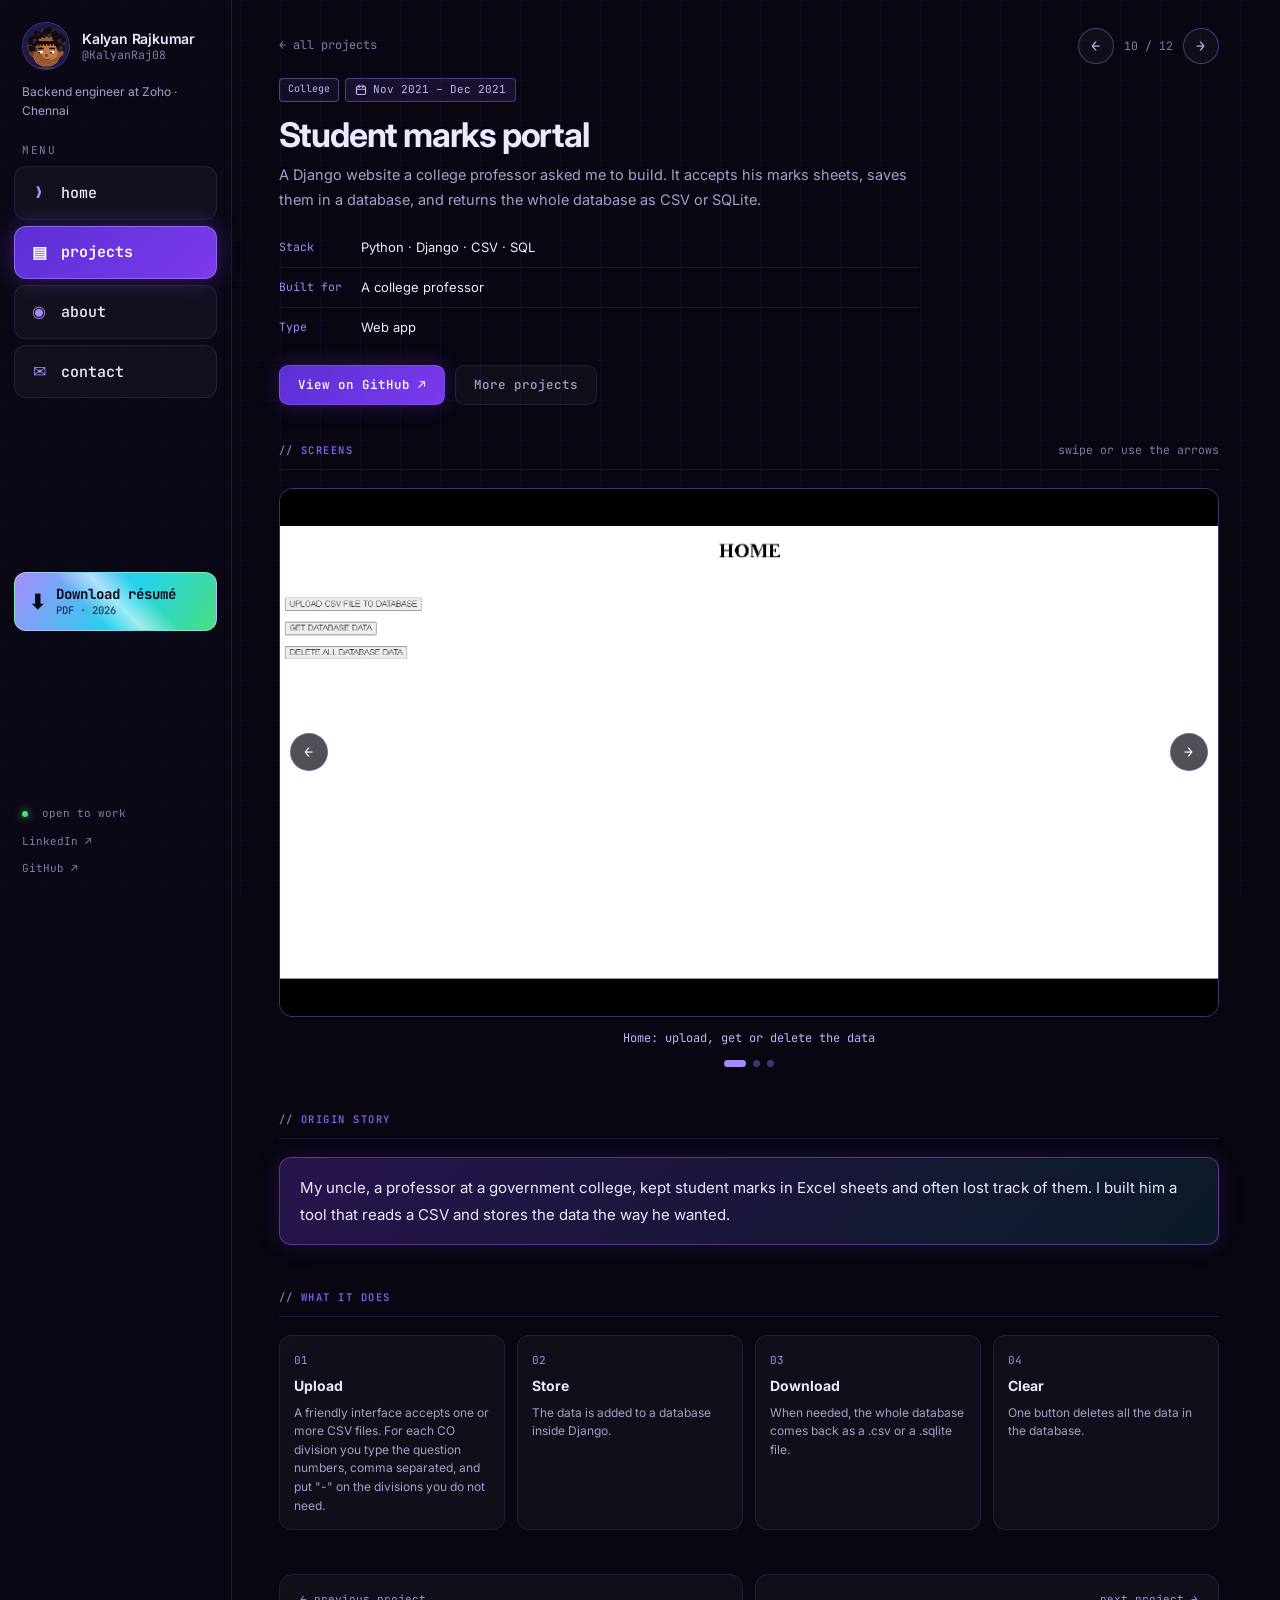
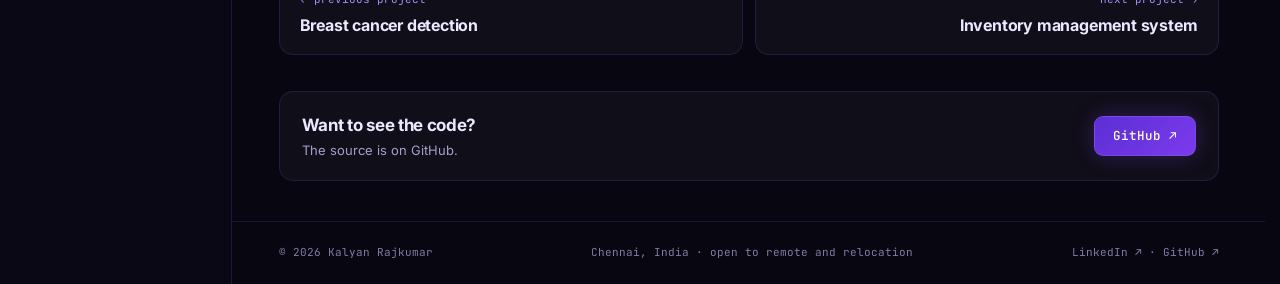
<file: student-marks-portal.html>
<!DOCTYPE html>
<html lang="en">
<head>
  <meta charset="UTF-8" />
  <meta name="viewport" content="width=device-width, initial-scale=1.0" />
  <title>Student marks portal — Kalyan Rajkumar</title>
  <meta name="description" content="A Django website that stores student marks from CSV files in a database and returns the whole database as CSV or SQLite." />
  <meta name="theme-color" content="#080610" />
  <meta property="og:type" content="website" />
  <meta property="og:title" content="Student marks portal — Kalyan Rajkumar" />
  <meta property="og:description" content="A Django website that stores student marks from CSV files in a database and returns the whole database as CSV or SQLite." />
  <meta property="og:url" content="https://kalyanraj08.github.io/student-marks-portal.html" />
  <meta property="og:image" content="https://kalyanraj08.github.io/assets/kalyan.jpg" />
  <meta name="twitter:card" content="summary" />
  <link rel="icon" href="assets/favicon.ico" sizes="any" />
  <link rel="icon" type="image/png" sizes="32x32" href="assets/favicon-32.png" />
  <link rel="icon" type="image/png" sizes="16x16" href="assets/favicon-16.png" />
  <link rel="apple-touch-icon" href="assets/apple-touch-icon.png" />
  <link rel="preconnect" href="https://fonts.googleapis.com" />
  <link rel="preconnect" href="https://fonts.gstatic.com" crossorigin />
  <link href="https://fonts.googleapis.com/css2?family=Inter:wght@400;500;600;700&family=JetBrains+Mono:wght@400;500;600&display=swap" rel="stylesheet" />
  <link rel="stylesheet" href="style.css?v=35" />
</head>
<body>
  <div class="shell">

    <!-- Left sidebar: wide screens -->
    <aside class="side" aria-label="Site menu">
      <div class="side-in">
        <a class="profile" href="index.html" aria-label="Kalyan Rajkumar, home">
          <img src="assets/avatar-192.png" alt="" width="48" height="48" />
          <span class="profile-text">
            <strong>Kalyan Rajkumar</strong>
            <span class="mono">@KalyanRaj08</span>
          </span>
        </a>
        <p class="profile-bio">Backend engineer at Zoho · Chennai</p>
        <div>
          <div class="side-label">menu</div>
          <nav class="side-nav">
            <a href="index.html"><i>❯</i>home</a><a href="projects.html" aria-current="page"><i>▤</i>projects</a><a href="about.html"><i>◉</i>about</a>
            <a href="about.html#contact" data-contact><i>✉</i>contact</a>
          </nav>
        </div>
        <div class="side-mid">
          <a class="side-resume" href="assets/KalyanRajkumar_Resume.pdf" download="Kalyan_Rajkumar_Resume.pdf">
            <span class="ico" aria-hidden="true">⬇</span>
            <span class="txt"><strong>Download résumé</strong><span class="mono">PDF · 2026</span></span>
          </a>
        </div>
        <div class="side-foot">
          <span><span class="dot"></span>&nbsp; open to work</span>
          <a href="https://www.linkedin.com/in/kalyan-rajkumar-karthikeyan-760a6b195" target="_blank" rel="noopener">LinkedIn ↗</a>
          <a href="https://github.com/KalyanRaj08" target="_blank" rel="noopener">GitHub ↗</a>
        </div>
      </div>
    </aside>

    <div class="content">
      <!-- Top bar: narrow screens -->
      <nav class="site-nav" aria-label="Site menu">
        <a class="profile small" href="index.html" aria-label="Kalyan Rajkumar, home">
          <img src="assets/avatar-192.png" alt="" width="32" height="32" />
          <span class="profile-text"><strong>Kalyan Rajkumar</strong></span>
        </a>
        <a class="btn-resume compact" href="assets/KalyanRajkumar_Resume.pdf" download="Kalyan_Rajkumar_Resume.pdf"><span class="ico" aria-hidden="true">⬇</span><span>Résumé</span></a>
        <div class="site-links">
          <a href="index.html">home</a><a href="projects.html" aria-current="page">projects</a><a href="about.html">about</a>
          <a href="about.html#contact" data-contact>contact</a>
        </div>
      </nav>

                  <main class="site-main pd-enter">
        <a class="back-link mono" href="projects.html">← all projects</a>

        <section class="pd-top no-photo">
          <div class="pd-intro">
            <div class="badges"><span class="badge college">College</span><span class="when-chip mono"><svg viewBox="0 0 16 16" width="12" height="12" aria-hidden="true" fill="none" stroke="currentColor" stroke-width="1.6" stroke-linecap="round" stroke-linejoin="round"><rect x="2" y="3" width="12" height="11" rx="2"/><path d="M2 7h12M5.5 1.5v3M10.5 1.5v3"/></svg>Nov 2021 – Dec 2021</span></div>
            <h1>Student marks portal</h1>
            <p class="pd-lead">A Django website a college professor asked me to build. It accepts his marks sheets, saves them in a database, and returns the whole database as CSV or SQLite.</p>
            <dl class="facts">
              <div><dt>Stack</dt><dd>Python · Django · CSV · SQL</dd></div>
              <div><dt>Built for</dt><dd>A college professor</dd></div>
              <div><dt>Type</dt><dd>Web app</dd></div>
            </dl>
            <div class="cta"><a class="btn pri" href="https://github.com/KalyanRaj08/Student-Mark-Website" target="_blank" rel="noopener">View on GitHub ↗</a>
              <a class="btn" href="projects.html">More projects</a></div>
          </div>
        </section>

        <section class="block">
          <div class="sec-head"><h2 class="sec-label">screens</h2><span class="sec-link">swipe or use the arrows</span></div>
          <div class="gallery wide" id="gallery" aria-roledescription="carousel" aria-label="Student marks portal screenshots">
            <div class="g-stage">
              <figure class="shot on" data-cap="Home: upload, get or delete the data"><img src="assets/marks-home.webp" alt="Home page of the marks portal with buttons to upload a CSV file to the database, get the database data, and delete all database data" draggable="false" /></figure>
              <figure class="shot" data-cap="Upload: question numbers for each CO division, then the file"><img src="assets/marks-upload.webp" alt="Upload page with a number field, fields for CO divisions 1 to 10, a file chooser, and Upload and Back buttons" loading="lazy" draggable="false" /></figure>
              <figure class="shot" data-cap="Get the data as .csv or .sqlite"><img src="assets/marks-download.webp" alt="Download page with buttons to get the data in .csv format or .sqlite format, and a Back button" loading="lazy" draggable="false" /></figure>
              <button class="g-arrow prev" type="button" aria-label="Previous screenshot">←</button>
              <button class="g-arrow next" type="button" aria-label="Next screenshot">→</button>
            </div>
            <p class="g-cap mono" aria-live="polite"></p>
            <div class="g-dots" role="tablist" aria-label="Choose screenshot"></div>
          </div>
        </section>

        <section class="block">
          <div class="sec-head"><h2 class="sec-label">origin story</h2></div>
          <p class="origin-box">My uncle, a professor at a government college, kept student marks in Excel sheets and often lost track of them. I built him a tool that reads a CSV and stores the data the way he wanted.</p>
        </section>

        <section class="block">
          <div class="sec-head"><h2 class="sec-label">what it does</h2></div>
          <ol class="path auto">
            <li><b>Upload</b><span>A friendly interface accepts one or more CSV files. For each CO division you type the question numbers, comma separated, and put "-" on the divisions you do not need.</span></li>
            <li><b>Store</b><span>The data is added to a database inside Django.</span></li>
            <li><b>Download</b><span>When needed, the whole database comes back as a .csv or a .sqlite file.</span></li>
            <li><b>Clear</b><span>One button deletes all the data in the database.</span></li>
          </ol>
        </section>

        <section class="strip">
          <div><h2>Want to see the code?</h2><p>The source is on GitHub.</p></div>
          <a class="btn pri" href="https://github.com/KalyanRaj08/Student-Mark-Website" target="_blank" rel="noopener">GitHub ↗</a>
        </section>
      </main>


      <footer class="site-foot">
        <span>© 2026 Kalyan Rajkumar</span>
        <span>Chennai, India · open to remote and relocation</span>
        <span><a href="https://www.linkedin.com/in/kalyan-rajkumar-karthikeyan-760a6b195" target="_blank" rel="noopener">LinkedIn ↗</a> · <a href="https://github.com/KalyanRaj08" target="_blank" rel="noopener">GitHub ↗</a></span>
      </footer>
    </div>
  </div>
  <script src="script.js?v=35"></script>
</body>
</html>
</file>
<file: style.css>
*, *::before, *::after { box-sizing: border-box; margin: 0; padding: 0; }

:root {
  --bg:         #080610;
  --bg2:        #0d0a1a;
  --panel:      #0f0b1f;
  --glass:      rgba(255,255,255,0.035);
  --glass-hi:   rgba(255,255,255,0.06);
  --line:       rgba(140,100,255,0.16);
  --line-hi:    rgba(160,120,255,0.4);

  --purple-deep:  #5b2fd4;
  --purple:       #7c3aed;
  --purple-sat:   #8b5cf6;
  --purple-light: #a78bfa;
  --purple-pale:  #c4b5fd;

  --green:  #4ade80;
  --cyan:   #22d3ee;
  --orange: #fb923c;

  --text:       #ede8ff;
  --text-sec:   #a99dcc;
  --text-muted: #8579a8;

  --sans: 'Inter', system-ui, sans-serif;
  --mono: 'JetBrains Mono', ui-monospace, monospace;
  color-scheme: dark;
}

html { scroll-behavior: smooth; scrollbar-gutter: stable; }

body {
  background: var(--bg);
  color: var(--text);
  font-family: var(--sans);
  font-size: 14px;
  line-height: 1.6;
  min-height: 100vh;
  overflow-x: hidden;
}

body::before {
  content: '';
  position: fixed;
  inset: 0;
  background-image:
    linear-gradient(rgba(124,58,237,0.05) 1px, transparent 1px),
    linear-gradient(90deg, rgba(124,58,237,0.05) 1px, transparent 1px);
  background-size: 40px 40px;
  pointer-events: none;
  z-index: 0;
}

a { color: inherit; text-decoration: none; }
button { font: inherit; color: inherit; cursor: pointer; }
:focus-visible { outline: 2px solid var(--purple-light); outline-offset: 2px; }
.mono { font-family: var(--mono); }
.muted { color: var(--text-muted); }
.kw { color: var(--purple-light); } .str { color: var(--orange); } .fn { color: var(--cyan); }

/* ── LAYOUT: sidebar on wide screens, top bar on narrow ── */
.shell {
  position: relative;
  z-index: 1;
  display: grid;
  grid-template-columns: 232px minmax(0, 1fr);
  min-height: 100vh;
}
.content { min-width: 0; display: flex; flex-direction: column; }

.side { border-right: 1px solid var(--line); background: rgba(13,10,26,0.7); }
.side-in {
  position: sticky;
  top: 0;
  display: flex;
  flex-direction: column;
  gap: 22px;
  padding: 22px 14px;
  min-height: 100vh;
}
.side .logo { padding: 0 8px; }
.side-label {
  font-family: var(--mono); font-size: 11px; letter-spacing: .14em;
  text-transform: uppercase; color: var(--text-muted); padding: 0 8px 6px;
}
.side-nav { display: flex; flex-direction: column; gap: 6px; }
.side-nav a {
  display: flex; align-items: center; gap: 12px;
  font-family: var(--mono); font-size: 15px; font-weight: 500; color: var(--text);
  padding: 13px 14px; border-radius: 12px;
  background: var(--glass); border: 1px solid var(--line);
  transition: background .15s, border-color .15s, transform .15s;
}
.side-nav a i { font-style: normal; font-size: 16px; color: var(--purple-light); width: 20px; text-align: center; }
.side-nav a:hover { background: var(--glass-hi); border-color: var(--line-hi); transform: translateX(2px); }
.side-nav a[aria-current="page"] {
  background: linear-gradient(135deg, var(--purple-deep), var(--purple));
  border-color: rgba(167,139,250,.6); color: #fff; font-weight: 600;
  box-shadow: 0 0 22px rgba(124,58,237,.4);
}
.side-nav a[aria-current="page"] i { color: #fff; }
.side-foot {
  margin-top: auto; display: flex; flex-direction: column; gap: 10px; padding: 0 8px;
  font-family: var(--mono); font-size: 11px; color: var(--text-muted);
}
.side-foot a:hover { color: var(--purple-pale); }

.profile { display: flex; align-items: center; gap: 12px; padding: 0 8px; min-width: 0; }
.profile img { width: 48px; height: 48px; border-radius: 50%; border: 1px solid var(--line-hi); background: var(--bg2); flex-shrink: 0; image-rendering: pixelated; object-fit: cover; }
.profile-text { display: flex; flex-direction: column; min-width: 0; line-height: 1.25; }
.profile-text strong { font-size: 14px; font-weight: 600; color: var(--text); letter-spacing: -.2px; }
.profile-text .mono { font-size: 11.5px; color: var(--text-muted); }
.profile:hover strong { color: var(--purple-pale); }
.profile-bio { padding: 0 8px; margin-top: -10px; font-size: 12px; color: var(--text-sec); }
.profile.small { padding: 0; gap: 10px; }
.profile.small img { width: 32px; height: 32px; }
.logo { font-family: var(--mono); font-weight: 600; font-size: 13px; color: var(--purple-pale); }
.logo b { color: var(--green); font-weight: 600; }
.logo .cur {
  display: inline-block; width: 7px; height: 13px; background: var(--purple-light);
  margin-left: 3px; vertical-align: middle; animation: blink 1.1s step-end infinite;
}
@keyframes blink { 50% { opacity: 0; } }

.dot { width: 6px; height: 6px; border-radius: 50%; background: var(--green); box-shadow: 0 0 8px var(--green); display: inline-block; }

/* top bar (narrow screens only) */
.site-nav {
  display: none;
  position: sticky; top: 0; z-index: 10;
  flex-wrap: wrap; row-gap: 8px; justify-content: space-between; align-items: center;
  padding: 12px 16px;
  background: rgba(8,6,16,.92);
  backdrop-filter: blur(16px);
  border-bottom: 1px solid var(--line);
}
.site-links { display: flex; gap: 8px; width: 100%; overflow-x: auto; padding-bottom: 2px; }
.site-links a {
  font-family: var(--mono); font-size: 14px; font-weight: 500; color: var(--text);
  padding: 9px 16px; border-radius: 10px; white-space: nowrap;
  background: var(--glass); border: 1px solid var(--line);
}
.site-links a:hover { border-color: var(--line-hi); }
.site-links a[aria-current="page"] {
  background: linear-gradient(135deg, var(--purple-deep), var(--purple));
  border-color: rgba(167,139,250,.6); color: #fff; font-weight: 600;
  box-shadow: 0 0 16px rgba(124,58,237,.4);
}

.site-main { padding: 0 max(28px, calc((100% - 940px) / 2)) 40px; flex: 1; }
.site-foot {
  border-top: 1px solid var(--line); padding: 22px max(28px, calc((100% - 940px) / 2));
  display: flex; flex-wrap: wrap; gap: 8px 22px; justify-content: space-between;
  font-family: var(--mono); font-size: 11px; color: var(--text-muted);
}
.site-foot a:hover { color: var(--purple-pale); }

/* ── SHARED PIECES ── */
.eyebrow {
  display: inline-flex; align-items: center; gap: 8px;
  font-family: var(--mono); font-size: 11px; color: var(--green);
  background: rgba(74,222,128,.07); border: 1px solid rgba(74,222,128,.22);
  padding: 5px 12px; border-radius: 30px;
}
.btn {
  display: inline-flex; align-items: center; gap: 8px; padding: 9px 18px; border-radius: 9px;
  font-family: var(--mono); font-size: 12.5px; font-weight: 500;
  border: 1px solid var(--line); background: var(--glass); color: var(--text-sec);
  transition: all .2s;
}
.btn:hover { border-color: var(--line-hi); color: var(--text); }
.btn.pri {
  background: linear-gradient(135deg, var(--purple-deep), var(--purple)); color: #fff;
  border-color: rgba(139,92,246,.5); box-shadow: 0 0 22px rgba(124,58,237,.3);
}
.btn.pri:hover { background: linear-gradient(135deg, #3a1c8f, #4c1fb8); border-color: rgba(139,92,246,.6); color: #fff; box-shadow: 0 0 22px rgba(76,31,184,.5); }
.cta { display: flex; flex-wrap: wrap; gap: 10px; align-items: center; min-width: 0; }
.cta .btn { max-width: 100%; overflow-wrap: anywhere; }

.sec-head { display: flex; justify-content: space-between; align-items: baseline; gap: 12px; padding-bottom: 10px; border-bottom: 1px solid var(--line); margin-bottom: 18px; }
.sec-label { font-family: var(--mono); font-size: 10.5px; font-weight: 600; letter-spacing: .14em; text-transform: uppercase; color: var(--purple-sat); }
.sec-label::before { content: '// '; color: var(--text-muted); }
.sec-link { font-family: var(--mono); font-size: 11.5px; color: var(--text-muted); }
.sec-link:hover { color: var(--purple-pale); }
.block { margin-bottom: 44px; }

.tags { display: flex; flex-wrap: wrap; gap: 6px; }
.tag {
  font-family: var(--mono); font-size: 10.5px; padding: 3px 9px; border-radius: 20px;
  background: rgba(139,92,246,.1); border: 1px solid rgba(139,92,246,.22); color: var(--text-sec);
}

/* ── HOME ── */
.hero { padding: 52px 0 36px; display: grid; grid-template-columns: 1.25fr 1fr; gap: 32px; align-items: center; }
.hero h1 {
  font-size: clamp(40px, 5.6vw, 52px); line-height: 1.04; letter-spacing: -2px; font-weight: 700; margin: 14px 0 10px;
}
.name-link {
  position: relative; display: inline-block; padding-bottom: 8px; cursor: pointer;
  background: linear-gradient(135deg, #fff 10%, var(--purple-pale) 55%, var(--purple-sat));
  -webkit-background-clip: text; background-clip: text; -webkit-text-fill-color: transparent;
  transition: transform .25s ease, filter .25s ease;
}
.name-link::before, .name-link::after {
  content: ''; position: absolute; left: 0; bottom: 0; height: 3px; border-radius: 3px; width: 100%;
}
.name-link::before { background: rgba(167,139,250,.28); }
.name-link::after {
  background: linear-gradient(90deg, var(--purple-sat), var(--cyan), var(--green));
  transform: scaleX(0); transform-origin: left; transition: transform .45s ease;
}
.name-link:hover, .name-link:focus-visible { transform: translateX(6px); filter: drop-shadow(0 0 22px rgba(139,92,246,.6)); }
.name-link:hover::after, .name-link:focus-visible::after { transform: scaleX(1); }
.name-link:focus-visible { outline: 2px solid var(--purple-light); outline-offset: 6px; border-radius: 4px; }
.tw-cur {
  display: inline-block; width: .42em; height: .8em; margin-left: .1em; vertical-align: baseline;
  background: var(--purple-light); -webkit-text-fill-color: initial; box-shadow: 0 0 16px rgba(167,139,250,.55);
  animation: blink 1.1s step-end infinite;
}
.hero .sub { font-family: var(--mono); font-size: 12.5px; color: var(--text-muted); margin-bottom: 14px; }
.hero p.bio { color: var(--text-sec); font-size: 15px; max-width: 46ch; margin-bottom: 20px; }

.term { background: #0a0818; border: 1px solid var(--line); border-radius: 12px; overflow: hidden; }
.term-bar { display: flex; gap: 6px; padding: 8px 12px; background: rgba(255,255,255,.03); border-bottom: 1px solid var(--line); align-items: center; }
.term-bar i { width: 9px; height: 9px; border-radius: 50%; display: block; }
.term-bar i:nth-child(1) { background: #ff5f57; } .term-bar i:nth-child(2) { background: #febc2e; } .term-bar i:nth-child(3) { background: #28c840; }
.term-bar span { font-family: var(--mono); font-size: 10.5px; color: var(--text-muted); margin-left: 6px; }
.term-body { padding: 14px 16px; font-family: var(--mono); font-size: 12px; line-height: 1.9; color: var(--text-sec); }
.term-body .p { color: var(--green); } .term-body .k { color: var(--purple-light); } .term-body .v { color: var(--orange); }
.term-body .cmd { color: #f4e5a1; font-weight: 500; }
.term-body .o { padding-left: 14px; }

.stats { display: grid; grid-template-columns: repeat(3, 1fr); gap: 12px; margin-bottom: 44px; }
.stat { background: var(--glass); border: 1px solid var(--line); border-radius: 14px; padding: 16px 18px; position: relative; overflow: hidden; }
.stat::before { content: ''; position: absolute; inset: 0 0 auto 0; height: 2px; background: linear-gradient(90deg, transparent, var(--purple-sat), transparent); }
.stat { transition: transform .15s, background .15s, border-color .15s; }
.stat:hover { transform: translateY(-3px) scale(1.05); background: rgba(139,92,246,.32); border-color: var(--purple-light); z-index: 2; }
.stat b { display: block; font-family: var(--mono); font-size: 28px; line-height: 1; color: var(--purple-pale); font-weight: 600; margin-bottom: 6px; }
.stat span { font-size: 12px; color: var(--text-muted); }

.snap-row { display: grid; grid-template-columns: 110px 1fr; gap: 14px; padding: 10px 0; border-bottom: 1px solid var(--line); font-size: 13px; color: var(--text-sec); }
.snap-row:last-child { border-bottom: 0; }
.snap-row .mono { font-size: 11.5px; color: var(--purple-light); }

.strip { display: grid; grid-template-columns: 1fr auto; gap: 16px; align-items: center; background: var(--glass); border: 1px solid var(--line); border-radius: 14px; padding: 20px 22px; }
.strip h2 { font-size: 17px; letter-spacing: -.3px; }
.strip p { color: var(--text-sec); font-size: 13px; }

/* ── PROJECTS ── */
.page-title { padding: 40px 0 8px; }
.page-title h1 { font-size: 34px; letter-spacing: -1.2px; line-height: 1.1; margin-top: 10px; text-wrap: balance; }
.page-title p { color: var(--text-sec); max-width: 56ch; margin-top: 8px; font-size: 14px; }
.filters { display: flex; flex-wrap: wrap; gap: 8px; align-items: center; margin: 14px 0 20px; }
.chip {
  font-family: var(--mono); font-size: 11.5px; padding: 6px 13px; border-radius: 20px;
  border: 1px solid var(--line); background: var(--glass); color: var(--text-muted);
}
.chip:hover { color: var(--text); }
.chip[aria-pressed="true"] { background: rgba(139,92,246,.2); border-color: var(--line-hi); color: var(--purple-pale); }

.proj-grid { display: grid; grid-template-columns: repeat(auto-fill, var(--card-w)); grid-auto-rows: var(--card-h); justify-content: start; gap: 14px; --card-w: min(460px, 86%); --card-h: 400px; }
.card {
  background: var(--glass); border: 1px solid var(--line); border-radius: 14px; padding: 16px 18px;
  display: flex; flex-direction: column; gap: 8px; min-width: 0;
  transition: border-color .2s, background .2s;
}
.card { height: 100%; overflow: hidden; }
.card:hover { background: var(--glass-hi); border-color: var(--line-hi); }
.card h3 { font-size: 15px; font-weight: 600; letter-spacing: -.2px; }
.card p { font-size: 12.5px; color: var(--text-sec); line-height: 1.6; }
.card .meta { display: flex; justify-content: space-between; gap: 8px; font-family: var(--mono); font-size: 10.5px; color: var(--text-muted); margin-top: auto; padding-top: 4px; }
.card[hidden] { display: none; }

.card p.origin {
  font-size: 12.5px; line-height: 1.6; color: var(--text);
  background: linear-gradient(135deg, rgba(124,58,237,.28), rgba(34,211,238,.1));
  border: 1px solid var(--line-hi); border-radius: 10px; padding: 9px 12px;
  box-shadow: 0 0 20px rgba(124,58,237,.18);
}
.card p.origin .mono { display: block; font-size: 10px; font-weight: 600; letter-spacing: .12em; text-transform: uppercase; color: var(--green); margin-bottom: 4px; }

.badges { display: flex; flex-wrap: wrap; gap: 6px; }
.badge { font-family: var(--mono); font-size: 10px; padding: 2px 8px; border-radius: 4px; border: 1px solid; width: fit-content; }
.badge.live    { color: var(--green);  border-color: rgba(74,222,128,.35);  background: rgba(74,222,128,.07); }
.badge.work    { color: var(--cyan);   border-color: rgba(34,211,238,.35);  background: rgba(34,211,238,.07); }
.badge.case    { color: var(--orange); border-color: rgba(251,146,60,.35);  background: rgba(251,146,60,.07); }
.badge.college { color: var(--purple-pale); border-color: rgba(196,181,253,.35); background: rgba(139,92,246,.1); }

/* ── ABOUT ── */
.about-top { display: grid; grid-template-columns: 260px 1fr; gap: 32px; padding: 40px 0 36px; align-items: stretch; border-bottom: 1px solid var(--line); margin-bottom: 36px; }
.portrait { position: relative; min-height: 300px; border-radius: 14px; border: 1px solid var(--line-hi); overflow: hidden; background: var(--bg2); }
.portrait img { position: absolute; inset: 0; width: 100%; height: 100%; object-fit: cover; object-position: center 20%; display: block; }
.about-top .sec-label { display: block; line-height: 1; }
.info { display: flex; flex-direction: column; margin-top: 4px; }
.info div { display: grid; grid-template-columns: 110px 1fr; gap: 14px; padding: 9px 0; border-bottom: 1px solid var(--line); font-size: 13.5px; }
.info div:last-child { border-bottom: 0; }
.info dt { font-family: var(--mono); font-size: 11.5px; color: var(--purple-light); padding-top: 2px; }
.info dd { color: var(--text); }
.story { display: flex; flex-direction: column; gap: 16px; }
.story p { color: var(--text-sec); font-size: 14.5px; line-height: 1.85; text-align: justify; hyphens: auto; }
.story .pull { margin: 8px 0; padding: 18px 0; border-top: 1px solid var(--line-hi); border-bottom: 1px solid var(--line-hi); font-size: 20px; font-weight: 600; line-height: 1.4; letter-spacing: -.4px; color: var(--purple-pale); text-wrap: balance; }
.about-top h1 { font-size: 32px; letter-spacing: -1.2px; line-height: 1.1; margin: 14px 0 6px; text-wrap: balance; }
.about-top p { color: var(--text-sec); max-width: 58ch; margin-bottom: 10px; font-size: 14px; }

.tl-item { display: grid; grid-template-columns: 120px 1fr; gap: 18px; padding: 16px 0; border-bottom: 1px solid var(--line); }
.tl-item:last-child { border-bottom: 0; }
.tl-when { font-family: var(--mono); font-size: 11.5px; color: var(--purple-light); }
.tl-item h3 { font-size: 15px; }
.tl-item p { font-size: 12.5px; color: var(--text-sec); margin-top: 3px; }

.two-col { display: grid; grid-template-columns: 1fr 1fr; gap: 20px; }
.skill { padding: 12px 0; border-bottom: 1px solid var(--line); display: grid; grid-template-columns: 90px 1fr; gap: 12px; align-items: center; }
.skill:last-child { border-bottom: 0; }
.skill .mono { font-size: 10.5px; color: var(--cyan); text-transform: uppercase; letter-spacing: .08em; }

.sub-label { font-family: var(--mono); font-size: 10.5px; font-weight: 600; letter-spacing: .14em; text-transform: uppercase; color: var(--purple-light); margin: 22px 0 12px; }
.sub-label::before { content: '// '; color: var(--text-muted); }
.certs { display: grid; grid-template-columns: 1fr 1fr; gap: 8px; }
.cert { display: flex; flex-direction: column; gap: 2px; font-size: 12.5px; color: var(--text); padding: 10px 14px; border: 1px solid var(--line); border-radius: 9px; background: var(--glass); font-family: var(--mono); }

.cert em { font-style: normal; font-size: 10.5px; color: var(--text-muted); }
.contact-card { background: var(--glass); border: 1px solid var(--line-hi); border-radius: 16px; padding: 24px; display: flex; flex-wrap: wrap; gap: 16px; justify-content: space-between; align-items: center; scroll-margin-top: 80px; }
.contact-card > * { min-width: 0; max-width: 100%; }
.contact-card h2 { font-size: 20px; letter-spacing: -.5px; }
.contact-card p { color: var(--text-sec); font-size: 13px; }


/* ── RESUME BUTTONS (shiny) ── */
@keyframes sheen {
  0%   { transform: translate(-60%, 60%); opacity: 1; }
  23%  { transform: translate(60%, -60%); opacity: 1; }
  24%, 100% { transform: translate(60%, -60%); opacity: 0; }
}
@keyframes glow { 0%, 100% { box-shadow: 0 0 18px rgba(34,211,238,.35), 0 0 36px rgba(139,92,246,.3); } 50% { box-shadow: 0 0 26px rgba(34,211,238,.6), 0 0 52px rgba(139,92,246,.5); } }
.btn-resume, .side-resume {
  position: relative; overflow: hidden; isolation: isolate;
  display: inline-flex; align-items: center; gap: 10px;
  background: linear-gradient(120deg, #a78bfa 0%, #22d3ee 55%, #4ade80 100%);
  color: #0b0618; font-family: var(--mono); font-weight: 600;
  border: 1px solid rgba(255,255,255,.35); border-radius: 10px;
  animation: glow 2.6s ease-in-out infinite;
  transition: transform .2s, filter .2s;
}
.btn-resume::after, .side-resume::after {
  content: ''; position: absolute; inset: -50%; z-index: 0; pointer-events: none;
  background: linear-gradient(45deg, transparent 43%, rgba(255,255,255,.55) 50%, transparent 57%);
  animation: sheen 6.5s ease-in-out infinite; /* 1.5s sweep bottom-left to top-right, then 5s hidden */
}
.btn-resume > *, .side-resume > * { position: relative; z-index: 1; }
.btn-resume:hover, .side-resume:hover { transform: translateY(-2px); filter: brightness(1.08) saturate(1.1); }
.btn-resume .ico, .side-resume .ico { font-size: 15px; line-height: 1; animation: nudge 1.6s ease-in-out infinite; }
@keyframes nudge { 0%, 100% { transform: translateY(-1px); } 50% { transform: translateY(2px); } }
.btn-resume { padding: 9px 18px; font-size: 12.5px; }
.btn-resume.compact { padding: 7px 12px; font-size: 12px; }
.side-mid { flex: 1; display: flex; align-items: center; min-height: 72px; }
.side-resume { display: flex; width: 100%; padding: 13px 14px; border-radius: 12px; }
.side-resume .ico { font-size: 20px; }
.side-resume .txt { display: flex; flex-direction: column; line-height: 1.25; min-width: 0; }
.side-resume strong { font-size: 14px; font-weight: 700; }
.side-resume .mono { font-size: 10.5px; font-weight: 500; opacity: .75; }

/* ── SKILLS WALL (About page) ── */
.sk-tag {
  --c: var(--purple-light);
  position: relative; display: inline-flex; align-items: center; gap: 8px; white-space: nowrap;
  font-family: var(--mono); font-weight: 500; color: var(--text);
  background: rgba(139,92,246,.10); border: 1px solid rgba(139,92,246,.28); border-radius: 999px;
  transition: transform .15s, background .15s, border-color .15s;
}
.sk-tag::before { content: ''; width: 5px; height: 5px; border-radius: 50%; background: var(--c); box-shadow: 0 0 6px var(--c); flex-shrink: 0; }
.sk-tag.t1 { font-size: 10.5px; padding: 3px 9px; gap: 6px; color: var(--text-sec); }
.sk-tag.t2 { font-size: 11.5px; padding: 4px 10px; gap: 6px; }
.sk-tag.t3 { font-size: 12.5px; padding: 5px 12px; gap: 6px; font-weight: 600; background: rgba(139,92,246,.2); border-color: var(--line-hi); box-shadow: 0 0 12px rgba(124,58,237,.25); }
.sk-tag:hover { transform: translateY(-3px) scale(1.05); background: rgba(139,92,246,.32); border-color: var(--purple-light); z-index: 2; }

.sk-panels { display: grid; grid-template-columns: repeat(3, minmax(0, 1fr)); grid-auto-rows: 1fr; gap: 10px; }
.sk-wide { margin-top: 10px; }
@media (max-width: 1099px) { .hero { grid-template-columns: 1fr; } }
@media (max-width: 1099px) { .sk-panels { grid-template-columns: repeat(2, minmax(0, 1fr)); } }
@media (max-width: 589px) { .sk-panels { grid-template-columns: minmax(0, 1fr); } }
.sk-panel {
  position: relative; overflow: hidden; display: flex; flex-direction: column;
  padding: 14px 14px 14px; border-radius: 14px; min-width: 0; gap: 10px;
  background: var(--glass); border: 1px solid var(--line);
  transition: border-color .2s, background .2s;
}
.sk-panel:hover { border-color: var(--line-hi); background: var(--glass-hi); }
.sk-panel h3 { font-family: var(--mono); font-size: 10.5px; font-weight: 600; letter-spacing: .14em; text-transform: uppercase; color: var(--purple-pale); }
.sk-panel h3::before { content: '// '; color: var(--text-muted); }
.sk-panel .note { font-size: 11px; color: var(--text-muted); margin: 2px 0 10px; line-height: 1.4; }
.sk-cloud { display: flex; flex-wrap: wrap; gap: 5px; align-content: flex-start; flex: 1; }

.sk-speak { display: flex; flex-direction: column; gap: 6px; flex: 1; }
.sk-speak div { display: flex; justify-content: space-between; align-items: baseline; font-size: 18px; font-weight: 700; letter-spacing: -.6px; padding-bottom: 6px; border-bottom: 1px solid var(--line); }
.sk-speak div:last-child { border-bottom: 0; padding-bottom: 0; }
.sk-speak small { font-family: var(--mono); font-size: 11px; font-weight: 500; letter-spacing: 0; color: var(--text-muted); }


/* ── COLLAPSIBLE SECTIONS ── */
.fold-btn { width: 100%; text-align: left; background: none; border: 0; color: inherit; font: inherit; cursor: pointer; display: flex; align-items: center; gap: 14px; padding-bottom: 12px; position: relative; }
.fold-btn::after { content: ''; position: absolute; left: 0; right: 0; bottom: 0; height: 1px; background: linear-gradient(90deg, var(--purple-sat), var(--line) 40%, transparent); }
.fold-title { display: flex; align-items: baseline; gap: 12px; min-width: 0; flex: 1; }
.fold .slash { font-family: var(--mono); font-weight: 700; font-size: 30px; line-height: 1.1; color: var(--purple-sat); letter-spacing: -.06em; flex-shrink: 0; }
.fold-name { font-family: var(--mono); font-weight: 700; font-size: 28px; line-height: 1.1; color: var(--text); letter-spacing: -.01em; min-width: 0; overflow-wrap: anywhere; }
.fold-btn:hover .fold-name { color: var(--purple-pale); }
.fold-hint { font-family: var(--mono); font-size: 11px; color: var(--text-muted); white-space: nowrap; }
.chev {
  width: 34px; height: 34px; border-radius: 50%; flex-shrink: 0; display: grid; place-items: center;
  background: var(--glass); border: 1px solid var(--line); color: var(--purple-light);
  transition: transform .15s, background .15s, border-color .15s;
}
.chev svg { width: 14px; height: 14px; transition: transform .25s ease; }
.fold-btn[aria-expanded="false"] .chev svg { transform: rotate(-90deg); }
.fold-btn:hover .chev { transform: translateY(-2px) scale(1.08); background: rgba(139,92,246,.3); border-color: var(--purple-light); }
.fold-body { display: grid; grid-template-rows: 1fr; transition: grid-template-rows .3s ease; }
.fold-body > div { overflow: hidden; min-height: 0; }
.fold.closed > .fold-body { grid-template-rows: 0fr; visibility: hidden; transition: grid-template-rows .3s ease, visibility 0s .3s; }
.fold-inner { padding-top: 16px; }
.fold.sub { margin-top: 22px; }
.fold.sub .slash { font-size: 20px; }
.fold.sub .fold-name { font-size: 18px; font-weight: 600; }
.fold.sub .fold-btn::after { background: var(--line); }
.fold.sub .chev { width: 28px; height: 28px; }

/* ── NARROW SCREENS: sidebar becomes the top bar ── */
@media (max-width: 760px) {
  .shell { grid-template-columns: 1fr; }
  .side { display: none; }
  .site-nav { display: flex; row-gap: 12px; }
  .site-main { padding: 0 16px 32px; }
  .site-foot { padding: 18px 16px; }
  .hero { grid-template-columns: 1fr; padding: 32px 0 24px; gap: 22px; }
  .stats { grid-template-columns: 1fr 1fr; }
  .stats .stat:last-child { grid-column: span 2; }
  .strip { grid-template-columns: 1fr; }
  .snap-row { grid-template-columns: 1fr; gap: 2px; }
  .about-top { grid-template-columns: 1fr; gap: 18px; }
  .info div { grid-template-columns: 1fr; gap: 2px; }
  .portrait { max-width: 150px; min-height: 0; aspect-ratio: 4/5; }
  .tl-item { grid-template-columns: 1fr; gap: 4px; }
  .two-col, .certs { grid-template-columns: 1fr; }
  .proj-grid { --card-h: 540px; justify-content: center; }
  .page-title h1 { font-size: 28px; }
  .fold .slash { font-size: 24px; }
  .fold-name { font-size: 22px; }
  .fold-hint { display: none; }
  .fold.sub .slash { font-size: 18px; }
  .fold.sub .fold-name { font-size: 16px; }
  .contact-card { scroll-margin-top: 120px; }
}

@media (max-width: 480px) {
  .site-links { gap: 6px; }
  .site-links a { flex: 1; text-align: center; padding: 11px 4px; font-size: 13px; }
}

@media (prefers-reduced-motion: reduce) {
  html { scroll-behavior: auto; }
  .fold-body, .chev, .chev svg { transition: none; }
  .stat, .stat:hover { transition: none; transform: none; }
  .logo .cur, .name-link, .name-link::after, .btn-resume, .side-resume, .btn-resume::after, .side-resume::after, .btn-resume .ico, .side-resume .ico { animation: none; }
}

/* ── SLOT-MACHINE STAT NUMBERS ── */
.reel { display: inline-block; height: 1.1em; overflow: hidden; vertical-align: top; }
.reel-strip { display: flex; flex-direction: column; transition: transform 1.8s cubic-bezier(.12, .7, .15, 1); }
.reel-strip span { display: block; height: 1.1em; line-height: 1.1; }
.stat b { height: 1.1em; line-height: 1.1; }
.stat b span { font-size: inherit; color: inherit; }

/* ── PROJECTS: view switch + swipeable tiles ── */
.proj-stage { position: relative; }
.proj-grid.tiles {
  display: flex; gap: 14px; justify-content: flex-start; align-items: stretch;
  transition: transform .45s cubic-bezier(.3,.7,.2,1); touch-action: pan-y; user-select: none; cursor: grab; will-change: transform;
}
.proj-stage.tiles-on { overflow: hidden; padding: 10px 0 14px; }
.proj-grid.tiles.dragging { cursor: grabbing; transition: none; }
.proj-grid.tiles .card {
  flex: 0 0 var(--card-w); height: var(--card-h); overflow: hidden;
  opacity: .4; transform: scale(.9); transition: opacity .45s, transform .45s, border-color .2s, background .2s;
}
.proj-grid.tiles.dragging .card { transition: none; }
.proj-grid.tiles .card.on { opacity: 1; transform: scale(1); border-color: var(--line-hi); background: var(--glass-hi); box-shadow: 0 0 28px rgba(124,58,237,.22); }

.tile-nav { display: flex; align-items: center; justify-content: center; gap: 18px; margin-top: 4px; }
.tile-nav[hidden] { display: none; }
.tile-arrow {
  width: 40px; height: 40px; border-radius: 50%; display: grid; place-items: center; flex-shrink: 0;
  font-family: var(--mono); font-size: 16px; color: var(--purple-light);
  background: var(--glass); border: 1px solid var(--line); transition: transform .15s, background .15s, border-color .15s, opacity .15s;
}
.tile-arrow:hover:not(:disabled) { transform: scale(1.1); background: rgba(139,92,246,.3); border-color: var(--purple-light); }
.tile-arrow:disabled { opacity: .3; cursor: default; }
.tile-meta { display: flex; flex-direction: column; align-items: center; gap: 8px; min-width: 120px; }
.tile-meta .mono { font-size: 12px; color: var(--text-sec); }
.tile-meta .tile-hint { font-size: 10.5px; color: var(--text-muted); }
.tile-dots { display: flex; gap: 6px; }
.tile-dots i { width: 6px; height: 6px; border-radius: 50%; background: var(--line-hi); transition: width .3s, background .3s; }
.tile-dots i.on { width: 20px; border-radius: 3px; background: var(--purple-light); }
@media (max-width: 760px) {
  
  }

/* ── REPO BUTTON (top right of each card) ── */
.card { position: relative; }
.card .badges { padding-right: 44px; }
.repo-btn {
  position: absolute; top: 12px; right: 14px; z-index: 2;
  width: 32px; height: 32px; border-radius: 50%; display: grid; place-items: center;
  color: var(--text-sec); background: var(--glass); border: 1px solid var(--line);
  transition: transform .15s, background .15s, border-color .15s, color .15s, box-shadow .15s;
}
.repo-btn svg { width: 16px; height: 16px; }
a.repo-btn:hover, a.repo-btn:focus-visible { transform: translateY(-2px) scale(1.1); color: #fff; background: rgba(139,92,246,.4); border-color: var(--purple-light); box-shadow: 0 0 16px rgba(124,58,237,.45); }
.repo-btn.private { cursor: help; color: var(--text-muted); border-style: dashed; }
.repo-btn.private:hover, .repo-btn.private:focus-visible { color: var(--orange); border-color: rgba(251,146,60,.5); background: rgba(251,146,60,.08); }

/* repo button: bright purple */
.repo-btn { color: #fff; background: linear-gradient(135deg, var(--purple-sat), var(--purple)); border-color: var(--purple-pale); box-shadow: 0 0 14px rgba(139,92,246,.55); }
a.repo-btn:hover, a.repo-btn:focus-visible { color: #fff; background: linear-gradient(135deg, #a78bfa, var(--purple-sat)); border-color: #fff; box-shadow: 0 0 22px rgba(167,139,250,.85); }
.repo-btn.private { color: var(--purple-pale); background: rgba(139,92,246,.22); border: 1px dashed var(--purple-light); box-shadow: 0 0 12px rgba(139,92,246,.35); }
.repo-btn.private:hover, .repo-btn.private:focus-visible { color: #fff; background: rgba(139,92,246,.4); border-color: var(--purple-pale); }
@media (min-width: 761px) and (max-width: 1000px) {
  .proj-grid { --card-h: 400px; }
}

/* ── VIEW TOGGLE (slider, top right of the page title) ── */
.page-title { position: relative; }
.view-toggle { position: absolute; top: 28px; right: 0; }
.vt-track { position: relative; display: grid; grid-template-columns: 1fr 1fr; padding: 3px; border-radius: 999px; background: var(--glass); border: 1px solid var(--line); }
.vt-thumb {
  position: absolute; top: 3px; bottom: 3px; left: 3px; width: calc(50% - 3px); border-radius: 999px;
  background: linear-gradient(135deg, var(--purple-sat), var(--purple-deep)); transition: transform .3s cubic-bezier(.5,1.3,.5,1);
}
.view-toggle[data-active="tiles"] .vt-thumb { transform: translateX(100%); }
.vt-opt { position: relative; z-index: 1; display: grid; place-items: center; width: 36px; height: 28px; padding: 0; background: none; border: 0; border-radius: 999px; color: var(--text-muted); transition: color .2s; }
.vt-opt svg { width: 16px; height: 16px; }
.vt-opt:hover { color: var(--text); }
.vt-opt[aria-pressed="true"] { color: #fff; }

/* ── CARD DETAIL LINK ── */
.detail-link { font-family: var(--mono); font-size: 12px; color: var(--purple-pale); width: fit-content; padding: 2px 0; border-bottom: 1px solid transparent; transition: color .15s, border-color .15s, transform .15s; }
.detail-link:hover, .detail-link:focus-visible { color: #fff; border-color: var(--purple-light); transform: translateX(3px); }

/* ── PROJECT DETAIL PAGE ── */
.back-link { display: inline-block; margin: 28px 0 14px; font-size: 12px; color: var(--text-muted); transition: color .15s, transform .15s; }
.back-link:hover { color: var(--purple-pale); transform: translateX(-3px); }
.pd-top { display: grid; grid-template-columns: minmax(0, 1.25fr) minmax(0, 1fr); gap: 28px; align-items: start; margin-bottom: 40px; }
.gallery { min-width: 0; }
.g-stage { position: relative; aspect-ratio: 1 / 1; border-radius: 14px; overflow: hidden; border: 1px solid var(--line-hi); background: #000; touch-action: pan-y; }
.shot { position: absolute; inset: 0; margin: 0; opacity: 0; transform: scale(1.03); transition: opacity .4s, transform .4s; pointer-events: none; }
.shot.on { opacity: 1; transform: none; pointer-events: auto; }
.shot img { width: 100%; height: 100%; object-fit: cover; display: block; }
.shot-ph { width: 100%; height: 100%; display: grid; place-items: center; background: repeating-linear-gradient(135deg, rgba(139,92,246,.07) 0 12px, transparent 12px 24px); color: var(--text-muted); }
.shot-ph .mono { font-size: 12px; border: 1px dashed var(--line-hi); padding: 6px 14px; border-radius: 999px; }
.g-arrow { position: absolute; top: 50%; transform: translateY(-50%); width: 38px; height: 38px; border-radius: 50%; display: grid; place-items: center; font-family: var(--mono); font-size: 15px; color: #fff; background: rgba(8,6,16,.7); border: 1px solid var(--line-hi); backdrop-filter: blur(6px); transition: background .15s, transform .15s; z-index: 2; }
.g-arrow.prev { left: 10px; }
.g-arrow.next { right: 10px; }
.g-arrow:hover { background: rgba(139,92,246,.55); transform: translateY(-50%) scale(1.08); }
.g-dots { display: flex; justify-content: center; gap: 7px; margin-top: 12px; }
.g-dots button { width: 7px; height: 7px; padding: 0; border-radius: 50%; border: 0; background: var(--line-hi); transition: width .3s, background .3s; }
.g-dots button[aria-selected="true"] { width: 22px; border-radius: 4px; background: var(--purple-light); }
.pd-intro h1 { font-size: 34px; letter-spacing: -1.2px; line-height: 1.1; margin: 14px 0 10px; text-wrap: balance; }
.pd-lead { color: var(--text-sec); font-size: 14.5px; line-height: 1.7; margin-bottom: 16px; }
.facts { display: flex; flex-direction: column; margin-bottom: 18px; }
.facts div { display: grid; grid-template-columns: 70px 1fr; gap: 12px; padding: 9px 0; border-bottom: 1px solid var(--line); font-size: 13px; }
.facts div:last-child { border-bottom: 0; }
.facts dt { font-family: var(--mono); font-size: 11.5px; color: var(--purple-light); padding-top: 1px; }
.origin-box { background: linear-gradient(135deg, rgba(124,58,237,.28), rgba(34,211,238,.1)); border: 1px solid var(--line-hi); border-radius: 12px; padding: 16px 20px; font-size: 15px; line-height: 1.8; box-shadow: 0 0 24px rgba(124,58,237,.18); }
.path { list-style: none; display: grid; grid-template-columns: repeat(4, minmax(0, 1fr)); gap: 12px; counter-reset: step; }
.path li { counter-increment: step; position: relative; padding: 16px 14px 14px; background: var(--glass); border: 1px solid var(--line); border-radius: 12px; display: flex; flex-direction: column; gap: 6px; }
.path li::before { content: '0' counter(step); font-family: var(--mono); font-size: 11px; color: var(--purple-light); }
.path li:last-child { border-color: var(--line-hi); background: rgba(139,92,246,.12); }
.path b { font-size: 14px; }
.path span { font-size: 12px; color: var(--text-sec); line-height: 1.55; }
.arch { background: var(--glass); border: 1px solid var(--line); border-radius: 14px; padding: 18px; }
.arch-flow { display: flex; align-items: center; justify-content: center; gap: 10px; flex-wrap: wrap; margin-bottom: 16px; }
.node { display: flex; flex-direction: column; align-items: center; gap: 6px; min-width: 120px; padding: 14px 18px; border-radius: 12px; background: var(--glass); border: 1px solid var(--line); font-family: var(--mono); font-size: 13px; color: var(--text-sec); transition: transform .15s, background .15s, border-color .15s, color .15s; }
.node i { font-style: normal; font-size: 20px; color: var(--purple-light); }
.node:hover { border-color: var(--line-hi); color: var(--text); transform: translateY(-2px); }
.node.on { background: linear-gradient(135deg, rgba(91,47,212,.55), rgba(124,58,237,.45)); border-color: var(--purple-light); color: #fff; box-shadow: 0 0 22px rgba(124,58,237,.4); transform: translateY(-3px); }
.node.on i { color: #fff; }
.arch-arrow { font-family: var(--mono); color: var(--text-muted); }
.arch-info { background: rgba(0,0,0,.2); border: 1px solid var(--line); border-radius: 12px; padding: 16px 20px; }
.arch-pane[hidden] { display: none; }
.arch-pane.on { animation: paneIn .3s ease; }
@keyframes paneIn { from { opacity: 0; transform: translateY(6px); } to { opacity: 1; transform: none; } }
.arch-pane h3 { font-size: 16px; margin-bottom: 2px; }
.arch-pane p { font-size: 13px; color: var(--text-sec); margin-bottom: 8px; }
.arch-pane ul { list-style: none; display: grid; gap: 6px; }
.arch-pane li { font-size: 13px; color: var(--text); padding-left: 18px; position: relative; }
.arch-pane li::before { content: '▸'; position: absolute; left: 0; color: var(--purple-light); }
@media (max-width: 760px) {
  .pd-top { grid-template-columns: 1fr; gap: 20px; }
  .pd-intro h1 { font-size: 28px; }
  .path { grid-template-columns: 1fr 1fr; }
  .node { min-width: 0; flex: 1; padding: 12px 8px; }
  .arch-arrow { display: none; }
  .arch-flow { gap: 8px; flex-wrap: nowrap; }
}

/* ── WHOLE-CARD LINK, SWIPE UP, PAGE WIPE ── */
.card-link { position: absolute; inset: 0; z-index: 1; border-radius: inherit; -webkit-user-drag: none; user-select: none; -webkit-tap-highlight-color: transparent; }
.card-link:focus-visible { outline: 2px solid var(--purple-light); outline-offset: -2px; }
.card:has(.card-link):hover { border-color: var(--line-hi); box-shadow: 0 0 22px rgba(124,58,237,.2); }
.card.launching { transform: scale(1.03) !important; box-shadow: 0 0 40px rgba(139,92,246,.6); border-color: var(--purple-light); }
.card.lifting { box-shadow: 0 0 44px rgba(139,92,246,.65); border-color: var(--purple-light); }
.tile-hint .h-phone { display: none; }
@media (pointer: coarse) {
  .tile-hint .h-desk { display: none; }
  .tile-hint .h-phone { display: inline; }
}
.go-msg {
  position: fixed; left: 50%; bottom: 96px; z-index: 900; transform: translate(-50%, 16px) scale(.9); opacity: 0; pointer-events: none;
  font-family: var(--mono); font-size: 13px; font-weight: 600; color: #fff; padding: 11px 20px; border-radius: 999px;
  background: linear-gradient(135deg, var(--purple-sat), var(--purple-deep)); border: 1px solid var(--purple-pale); box-shadow: 0 0 28px rgba(139,92,246,.7);
  transition: opacity .25s, transform .3s cubic-bezier(.3,1.4,.5,1);
}
.go-msg.show { opacity: 1; transform: translate(-50%, 0) scale(1); }
.nav-wipe {
  position: fixed; inset: 0; z-index: 1000; display: grid; place-items: center;
  background: radial-gradient(circle at 50% 100%, #5b2fd4 0%, #1b1040 45%, var(--bg) 100%);
  clip-path: inset(100% 0 0 0 round 28px 28px 0 0); transition: clip-path .5s cubic-bezier(.65,0,.2,1);
}
.nav-wipe.on { clip-path: inset(0 0 0 0 round 0); }
.nav-wipe .mono { font-size: 15px; font-weight: 600; color: #fff; letter-spacing: .04em; opacity: 0; transform: translateY(14px); transition: opacity .3s .2s, transform .4s .2s; }
.nav-wipe.on .mono { opacity: 1; transform: none; }
.pd-enter { animation: pdIn .6s cubic-bezier(.2,.8,.2,1) both; }
@keyframes pdIn { from { opacity: 0; transform: translateY(48px); } to { opacity: 1; transform: none; } }

/* ── PHONE SCREENSHOTS IN THE GALLERY ── */
.shot { overflow: hidden; background: #000; }
.shot img { position: relative; object-fit: contain; }
.inline-link { color: var(--purple-pale); border-bottom: 1px solid var(--line-hi); transition: color .15s, border-color .15s; }
.inline-link:hover { color: #fff; border-color: var(--purple-light); }
@media (max-width: 760px) { .g-stage { aspect-ratio: 4 / 5; } }

/* ── DETAIL PAGES WITHOUT PHOTOS, BEFORE/AFTER, NOTES ── */
.pd-top.no-photo { grid-template-columns: minmax(0, 1fr); margin-bottom: 36px; }
.pd-top.no-photo .pd-intro { max-width: 640px; }
.private-pill { cursor: default; gap: 8px; color: var(--purple-pale); border-style: dashed; border-color: var(--purple-light); background: rgba(139,92,246,.14); }
.path.auto { grid-template-columns: repeat(auto-fit, minmax(210px, 1fr)); }
.path.auto li:last-child { border-color: var(--line); background: var(--glass); }
.pd-note { margin-top: 14px; font-size: 13.5px; color: var(--text-sec); line-height: 1.7; max-width: 70ch; }
.ba { display: grid; grid-template-columns: minmax(0, 1fr) auto minmax(0, 1fr); align-items: stretch; gap: 14px; }
.ba-list { display: grid; gap: 14px; }
.ba-list .ba { grid-template-columns: 150px minmax(0, 1fr) auto minmax(0, 1fr); align-items: center; }
.ba-name { font-size: 12px; color: var(--purple-pale); }
.ba-card { background: var(--glass); border: 1px solid var(--line); border-radius: 12px; padding: 14px 18px; display: flex; flex-direction: column; gap: 4px; }
.ba-card span { font-size: 10.5px; letter-spacing: .12em; text-transform: uppercase; color: var(--text-muted); }
.ba-card b { font-family: var(--mono); font-size: 26px; font-weight: 600; color: var(--text); line-height: 1.1; }
.ba-card small { font-size: 12px; color: var(--text-sec); }
.ba-card.after { border-color: var(--line-hi); background: rgba(139,92,246,.14); box-shadow: 0 0 22px rgba(124,58,237,.2); }
.ba-card.after b { color: var(--purple-pale); }
.ba-arrow { align-self: center; font-family: var(--mono); font-size: 20px; color: var(--purple-light); }
.big-stats { display: grid; grid-template-columns: repeat(auto-fit, minmax(210px, 1fr)); gap: 12px; }
.node small { font-size: 10.5px; color: var(--text-muted); max-width: 120px; text-align: center; line-height: 1.3; }
.node.on small { color: var(--purple-pale); }
@media (max-width: 760px) {
  .ba, .ba-list .ba { grid-template-columns: 1fr; gap: 8px; }
  .ba-arrow { transform: rotate(90deg); justify-self: center; }
  .arch-flow.many { flex-wrap: wrap; }
  .arch-flow.many .node { flex: 1 1 40%; }
}

/* equal-size parts when there are many */
.arch-flow.many { display: grid; grid-template-columns: repeat(5, minmax(0, 1fr)); gap: 10px; }
.arch-flow.many .node { width: 100%; height: 100%; min-width: 0; min-height: 120px; justify-content: center; text-align: center; }
.arch-flow.many .node span { overflow-wrap: anywhere; }
@media (max-width: 760px) {
  .arch-flow.many { grid-template-columns: repeat(2, minmax(0, 1fr)); }
  .arch-flow.many .node { flex: none; min-height: 104px; }
}

/* wide screenshot gallery */
.gallery.wide .g-stage { aspect-ratio: 16 / 9; }
.g-cap { text-align: center; margin-top: 12px; font-size: 12px; color: var(--purple-pale); min-height: 1.4em; }
.g-cap + .g-dots { margin-top: 8px; }
@media (max-width: 760px) { .gallery.wide .g-stage { aspect-ratio: 4 / 3; } }

.shot video { width: 100%; height: 100%; object-fit: contain; background: #000; display: block; }

/* ── PROJECT TIMELINE ── */
.timeline { list-style: none; display: grid; grid-template-columns: repeat(auto-fit, minmax(170px, 1fr)); }
.timeline li { position: relative; padding: 36px 16px 0 0; }
.timeline li::before { content: ''; position: absolute; top: 8px; left: 0; width: 14px; height: 14px; border-radius: 50%; background: var(--bg); border: 2px solid var(--purple-light); z-index: 1; }
.timeline li::after { content: ''; position: absolute; top: 14px; left: 14px; right: 0; height: 2px; background: linear-gradient(90deg, var(--purple-sat), var(--line)); }
.timeline li:last-child::after { display: none; }
.timeline li:last-child::before { background: var(--purple-sat); border-color: var(--purple-pale); box-shadow: 0 0 14px rgba(139,92,246,.8); }
.tl-date { display: block; font-family: var(--mono); font-size: 12px; font-weight: 600; color: var(--purple-pale); margin-bottom: 4px; }
.timeline b { display: block; font-size: 14px; margin-bottom: 4px; }
.timeline span.tl-text { display: block; font-size: 12.5px; color: var(--text-sec); line-height: 1.55; }
.timeline.range li.bar::after { height: 6px; top: 12px; border-radius: 3px; background: linear-gradient(90deg, var(--purple-sat), var(--purple-light)); }
@media (max-width: 760px) {
  .timeline { grid-template-columns: 1fr; }
  .timeline li { padding: 0 0 22px 30px; }
  .timeline li::before { top: 3px; }
  .timeline li::after { top: 20px; bottom: 0; left: 6px; right: auto; width: 2px; height: auto; background: linear-gradient(180deg, var(--purple-sat), var(--line)); }
}

.when-chip { display: inline-flex; align-items: center; gap: 6px; font-size: 11px; color: var(--purple-pale); border: 1px solid var(--line-hi); background: rgba(139,92,246,.12); padding: 2px 9px; border-radius: 4px; }

/* ── SORT ── */
.sort-group { display: flex; align-items: center; gap: 6px; margin-left: auto; }
.sort-label { font-size: 11px; letter-spacing: .12em; text-transform: uppercase; color: var(--text-muted); margin-right: 2px; }
@media (max-width: 760px) { .sort-group { margin-left: 0; width: 100%; } }

.sort-group { cursor: pointer; }
.select-wrap { position: relative; display: inline-block; }
.select-wrap::after { content: ''; position: absolute; right: 13px; top: 50%; width: 7px; height: 7px; border-right: 2px solid var(--purple-light); border-bottom: 2px solid var(--purple-light); transform: translateY(-70%) rotate(45deg); pointer-events: none; }
.select-wrap select {
  appearance: none; -webkit-appearance: none; cursor: pointer;
  font-family: var(--mono); font-size: 11.5px; color: var(--text); padding: 7px 34px 7px 14px; border-radius: 20px;
  background: var(--glass); border: 1px solid var(--line-hi); transition: border-color .15s, background .15s;
}
.select-wrap select:hover { border-color: var(--purple-light); background: var(--glass-hi); }
.select-wrap select option { background: #14102a; color: var(--text); }
.sort-label i { font-style: normal; color: var(--purple-light); margin-right: 4px; }
@media (max-width: 760px) {
  .sort-group { width: 100%; margin: 8px 0 0; padding-top: 14px; border-top: 1px dashed var(--line-hi); justify-content: space-between; gap: 12px; }
  .sort-label { white-space: nowrap; color: var(--purple-pale); }
  .select-wrap { flex: 1; }
  .select-wrap select { width: 100%; border-radius: 10px; padding: 11px 38px 11px 14px; font-size: 13px; background: rgba(139,92,246,.16); }
}

.filter-group { display: flex; align-items: center; gap: 6px; cursor: pointer; }
.filter-group .sort-label svg { vertical-align: -2px; margin-right: 4px; color: var(--purple-light); }
.filters .sort-group { margin-left: auto; }
@media (max-width: 760px) {
  .filter-group { width: 100%; justify-content: space-between; gap: 12px; }
  .filter-group .select-wrap { flex: 1; }
  .filter-group .select-wrap select { width: 100%; border-radius: 10px; padding: 11px 38px 11px 14px; font-size: 13px; background: rgba(139,92,246,.16); }
  .filter-group .sort-label { white-space: nowrap; color: var(--purple-pale); }
}

/* filter and sort share one row on every screen */
.filters { align-items: center; }
@media (max-width: 760px) {
  .filters { flex-wrap: nowrap; gap: 10px; }
  .filters .filter-group, .filters .sort-group { flex: 1 1 0; width: auto; min-width: 0; margin: 0; padding-top: 0; border-top: 0; gap: 8px; justify-content: flex-start; }
  .filters .sort-label .lbl { display: none; }
  .filters .sort-label i, .filters .sort-label svg { margin: 0; font-size: 15px; }
  .filters .select-wrap { flex: 1; min-width: 0; }
  .filters .select-wrap select { width: 100%; font-size: 12px; padding: 10px 28px 10px 11px; text-overflow: ellipsis; }
}

.badge.personal { color: #f9a8d4; border-color: rgba(249,168,212,.35); background: rgba(249,168,212,.08); }

.g-skip { display: flex; justify-content: center; gap: 10px; margin-top: 8px; }
.g-skip[hidden] { display: none; }
.g-skip button { font-family: var(--mono); font-size: 11.5px; color: var(--purple-pale); background: var(--glass); border: 1px solid var(--line-hi); border-radius: 20px; padding: 5px 14px; transition: background .15s, color .15s; }
.g-skip button:hover { background: rgba(139,92,246,.3); color: #fff; }
.g-stage.video-mode .g-arrow { font-size: 17px; }

/* ── PREVIOUS / NEXT PROJECT ── */
.pd-bar { display: flex; justify-content: space-between; align-items: center; gap: 12px; margin: 28px 0 14px; }
.pd-bar .back-link { margin: 0; }
.pd-nav { display: flex; align-items: center; gap: 10px; }
.pd-nav .mono { font-size: 11.5px; color: var(--text-muted); min-width: 44px; text-align: center; }
.pd-nav a { width: 36px; height: 36px; border-radius: 50%; display: grid; place-items: center; font-family: var(--mono); font-size: 15px; color: var(--purple-pale); background: var(--glass); border: 1px solid var(--line-hi); transition: transform .15s, background .15s, color .15s, box-shadow .15s; }
.pd-nav a:hover, .pd-nav a:focus-visible { transform: scale(1.1); background: rgba(139,92,246,.4); color: #fff; box-shadow: 0 0 16px rgba(124,58,237,.5); }
.pd-pager { display: grid; grid-template-columns: 1fr 1fr; gap: 12px; margin-bottom: 36px; }
.pd-pager a { display: flex; flex-direction: column; gap: 4px; padding: 16px 20px; border-radius: 14px; background: var(--glass); border: 1px solid var(--line); transition: transform .15s, border-color .15s, background .15s, box-shadow .15s; }
.pd-pager .mono { font-size: 11px; color: var(--purple-light); }
.pd-pager b { font-size: 16px; letter-spacing: -.2px; }
.pd-pager .pd-next { text-align: right; }
.pd-pager a:hover, .pd-pager a:focus-visible { border-color: var(--line-hi); background: var(--glass-hi); box-shadow: 0 0 22px rgba(124,58,237,.22); }
.pd-pager .pd-prev:hover { transform: translateX(-3px); }
.pd-pager .pd-next:hover { transform: translateX(3px); }
@media (max-width: 760px) { .pd-pager { grid-template-columns: 1fr; } .pd-pager .pd-next { text-align: left; } }

/* ── MODERN DROPDOWNS ── */
.select-wrap.enhanced::after { display: none; }
.select-wrap.enhanced select { display: none; }
.dd-btn {
  display: inline-flex; align-items: center; justify-content: space-between; gap: 12px; cursor: pointer;
  font-family: var(--mono); font-size: 11.5px; color: var(--text); padding: 7px 12px 7px 14px; border-radius: 20px;
  background: var(--glass); border: 1px solid var(--line-hi); transition: border-color .15s, background .15s;
}
.dd-btn svg { color: var(--purple-light); flex-shrink: 0; transition: transform .25s; }
.dd-btn:hover { border-color: var(--purple-light); background: var(--glass-hi); }
.select-wrap.open .dd-btn { border-color: var(--purple-light); background: rgba(139,92,246,.18); }
.select-wrap.open .dd-btn svg { transform: rotate(180deg); }
.dd-backdrop { display: none; }
.dd-grip, .dd-title { display: none; }
.dd-panel {
  position: absolute; top: calc(100% + 8px); left: 0; min-width: 100%; width: max-content; z-index: 60;
  background: #14102a; border: 1px solid var(--line-hi); border-radius: 14px; padding: 6px;
  box-shadow: 0 18px 40px rgba(0,0,0,.55), 0 0 24px rgba(124,58,237,.2);
  opacity: 0; transform: translateY(-6px) scale(.98); transform-origin: top; pointer-events: none; visibility: hidden;
  transition: opacity .18s, transform .18s, visibility 0s .18s;
}
.sort-group .dd-panel { left: auto; right: 0; }
.select-wrap.open .dd-panel { opacity: 1; transform: none; pointer-events: auto; visibility: visible; transition: opacity .18s, transform .18s; }
.dd-panel ul { list-style: none; }
.dd-opt {
  display: flex; align-items: center; justify-content: space-between; gap: 18px; cursor: pointer; outline: none;
  font-family: var(--mono); font-size: 12px; color: var(--text-sec); padding: 9px 12px; border-radius: 9px; transition: background .12s, color .12s;
}
.dd-opt:hover, .dd-opt:focus-visible { background: rgba(139,92,246,.22); color: var(--text); }
.dd-opt.sel { color: var(--purple-pale); }
.dd-opt.sel::after { content: ''; width: 7px; height: 12px; border-right: 2px solid var(--purple-light); border-bottom: 2px solid var(--purple-light); transform: rotate(45deg) translate(-2px, -2px); flex-shrink: 0; }
body.dd-lock { overflow: hidden; }
@media (max-width: 760px) {
  .filters .dd-btn { width: 100%; font-size: 12px; padding: 10px 11px; border-radius: 12px; background: rgba(139,92,246,.16); }
  .filters .dd-val { overflow: hidden; text-overflow: ellipsis; white-space: nowrap; }
  .dd-backdrop { display: block; position: fixed; inset: 0; z-index: 1090; background: rgba(4,2,12,.62); backdrop-filter: blur(4px); opacity: 0; pointer-events: none; transition: opacity .25s; }
  .select-wrap.open .dd-backdrop { opacity: 1; pointer-events: auto; }
  .dd-panel, .sort-group .dd-panel {
    position: fixed; left: 0; right: 0; bottom: 0; top: auto; width: auto; min-width: 0; z-index: 1100; max-height: 75vh; overflow-y: auto;
    border-radius: 22px 22px 0 0; border-bottom: 0; padding: 10px 14px calc(20px + env(safe-area-inset-bottom));
    opacity: 1; transform: translateY(105%); visibility: hidden; transition: transform .35s cubic-bezier(.2,.85,.2,1), visibility 0s .35s;
  }
  .select-wrap.open .dd-panel { transform: none; visibility: visible; transition: transform .35s cubic-bezier(.2,.85,.2,1); }
  .dd-grip { display: block; width: 42px; height: 4px; border-radius: 2px; background: var(--line-hi); margin: 2px auto 14px; }
  .dd-title { display: block; font-size: 11px; letter-spacing: .14em; text-transform: uppercase; color: var(--purple-light); margin: 0 6px 8px; }
  .dd-opt { font-size: 15px; padding: 15px 14px; border-radius: 12px; }
  .dd-opt.sel { background: rgba(139,92,246,.18); }
}

/* swipe up for details only once the page has reached its end */
@media (pointer: coarse) {
  .proj-grid.tiles.at-end .card.on { touch-action: none; }
}
</file>
